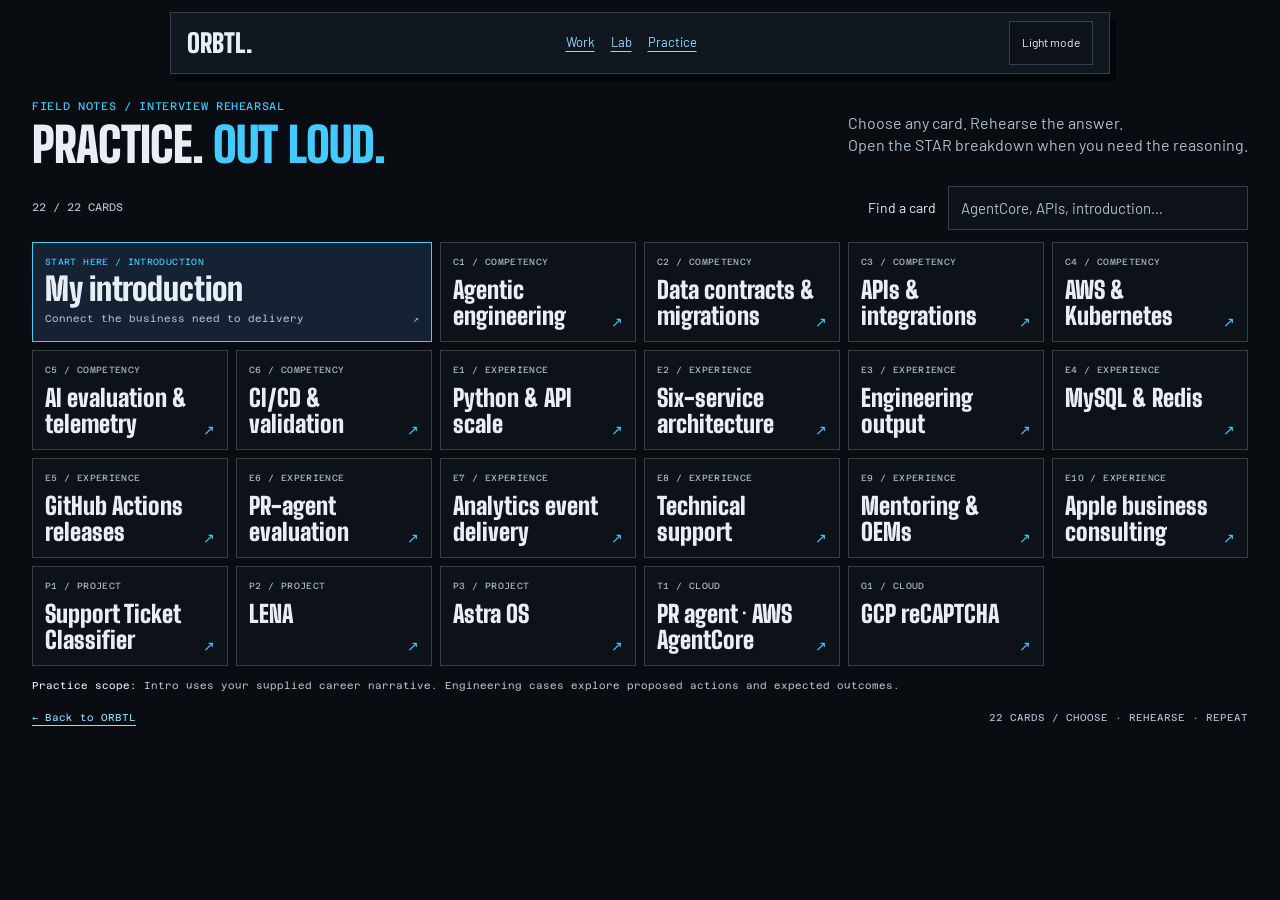
<file: practice/index.html>
<!DOCTYPE html><html lang="en" data-theme="dark" data-astro-cid-cbf7hq7v> <head><meta charset="utf-8"><meta name="viewport" content="width=device-width, initial-scale=1"><title>Engineering STAR Practice | ORBTL</title><meta name="description" content="Choose from 21 engineering STAR practice cards and a personal introduction. Spoken answers first, with detailed design reasoning, validation, and tradeoffs."><link rel="canonical" href="https://justjammin.github.io/practice/"><link rel="icon" href="/assets/favicon.svg"><meta name="theme-color" content="#090d12"><script>
    document.documentElement.classList.add('js');
    try { if (localStorage.getItem('orbtl-star-theme') === 'light') document.documentElement.dataset.theme = 'light'; } catch {}
  </script><style>@font-face{font-family:Barlow;font-style:normal;font-display:swap;font-weight:400;src:url(/_astro/barlow-vietnamese-400-normal.Dpl4UHAZ.woff2) format("woff2"),url(/_astro/barlow-vietnamese-400-normal.BFeobeCK.woff) format("woff");unicode-range:U+0102-0103,U+0110-0111,U+0128-0129,U+0168-0169,U+01A0-01A1,U+01AF-01B0,U+0300-0301,U+0303-0304,U+0308-0309,U+0323,U+0329,U+1EA0-1EF9,U+20AB}@font-face{font-family:Barlow;font-style:normal;font-display:swap;font-weight:400;src:url(/_astro/barlow-latin-ext-400-normal.HxX4XjxC.woff2) format("woff2"),url(/_astro/barlow-latin-ext-400-normal.CvBsJvxq.woff) format("woff");unicode-range:U+0100-02BA,U+02BD-02C5,U+02C7-02CC,U+02CE-02D7,U+02DD-02FF,U+0304,U+0308,U+0329,U+1D00-1DBF,U+1E00-1E9F,U+1EF2-1EFF,U+2020,U+20A0-20AB,U+20AD-20C0,U+2113,U+2C60-2C7F,U+A720-A7FF}@font-face{font-family:Barlow;font-style:normal;font-display:swap;font-weight:400;src:url(/_astro/barlow-latin-400-normal.qiz4-Cze.woff2) format("woff2"),url(/_astro/barlow-latin-400-normal.fsAxiSwU.woff) format("woff");unicode-range:U+0000-00FF,U+0131,U+0152-0153,U+02BB-02BC,U+02C6,U+02DA,U+02DC,U+0304,U+0308,U+0329,U+2000-206F,U+20AC,U+2122,U+2191,U+2193,U+2212,U+2215,U+FEFF,U+FFFD}@font-face{font-family:Barlow;font-style:normal;font-display:swap;font-weight:600;src:url(/_astro/barlow-vietnamese-600-normal.DcjprdFV.woff2) format("woff2"),url(/_astro/barlow-vietnamese-600-normal.CA_GiK2e.woff) format("woff");unicode-range:U+0102-0103,U+0110-0111,U+0128-0129,U+0168-0169,U+01A0-01A1,U+01AF-01B0,U+0300-0301,U+0303-0304,U+0308-0309,U+0323,U+0329,U+1EA0-1EF9,U+20AB}@font-face{font-family:Barlow;font-style:normal;font-display:swap;font-weight:600;src:url(/_astro/barlow-latin-ext-600-normal.B8NK_A3D.woff2) format("woff2"),url(/_astro/barlow-latin-ext-600-normal.DMVRjfRT.woff) format("woff");unicode-range:U+0100-02BA,U+02BD-02C5,U+02C7-02CC,U+02CE-02D7,U+02DD-02FF,U+0304,U+0308,U+0329,U+1D00-1DBF,U+1E00-1E9F,U+1EF2-1EFF,U+2020,U+20A0-20AB,U+20AD-20C0,U+2113,U+2C60-2C7F,U+A720-A7FF}@font-face{font-family:Barlow;font-style:normal;font-display:swap;font-weight:600;src:url(/_astro/barlow-latin-600-normal.DILqtrty.woff2) format("woff2"),url(/_astro/barlow-latin-600-normal.CNwfPWQD.woff) format("woff");unicode-range:U+0000-00FF,U+0131,U+0152-0153,U+02BB-02BC,U+02C6,U+02DA,U+02DC,U+0304,U+0308,U+0329,U+2000-206F,U+20AC,U+2122,U+2191,U+2193,U+2212,U+2215,U+FEFF,U+FFFD}@font-face{font-family:Azeret Mono;font-style:normal;font-display:swap;font-weight:400;src:url(/_astro/azeret-mono-latin-ext-400-normal.CwvinM0p.woff2) format("woff2"),url(/_astro/azeret-mono-latin-ext-400-normal.Wsi1uLNw.woff) format("woff");unicode-range:U+0100-02BA,U+02BD-02C5,U+02C7-02CC,U+02CE-02D7,U+02DD-02FF,U+0304,U+0308,U+0329,U+1D00-1DBF,U+1E00-1E9F,U+1EF2-1EFF,U+2020,U+20A0-20AB,U+20AD-20C0,U+2113,U+2C60-2C7F,U+A720-A7FF}@font-face{font-family:Azeret Mono;font-style:normal;font-display:swap;font-weight:400;src:url(/_astro/azeret-mono-latin-400-normal.BqmUdsta.woff2) format("woff2"),url(/_astro/azeret-mono-latin-400-normal.BRS1Zqm5.woff) format("woff");unicode-range:U+0000-00FF,U+0131,U+0152-0153,U+02BB-02BC,U+02C6,U+02DA,U+02DC,U+0304,U+0308,U+0329,U+2000-206F,U+20AC,U+2122,U+2191,U+2193,U+2212,U+2215,U+FEFF,U+FFFD}
@font-face{font-family:Big Shoulders Display;font-style:normal;font-display:swap;font-weight:900;src:url(/_astro/big-shoulders-display-vietnamese-900-normal.B_uE6zXf.woff2) format("woff2"),url(/_astro/big-shoulders-display-vietnamese-900-normal.BKSkdzuv.woff) format("woff");unicode-range:U+0102-0103,U+0110-0111,U+0128-0129,U+0168-0169,U+01A0-01A1,U+01AF-01B0,U+0300-0301,U+0303-0304,U+0308-0309,U+0323,U+0329,U+1EA0-1EF9,U+20AB}@font-face{font-family:Big Shoulders Display;font-style:normal;font-display:swap;font-weight:900;src:url(/_astro/big-shoulders-display-latin-ext-900-normal.HMld4L9H.woff2) format("woff2"),url(/_astro/big-shoulders-display-latin-ext-900-normal.DkuviPcI.woff) format("woff");unicode-range:U+0100-02BA,U+02BD-02C5,U+02C7-02CC,U+02CE-02D7,U+02DD-02FF,U+0304,U+0308,U+0329,U+1D00-1DBF,U+1E00-1E9F,U+1EF2-1EFF,U+2020,U+20A0-20AB,U+20AD-20C0,U+2113,U+2C60-2C7F,U+A720-A7FF}@font-face{font-family:Big Shoulders Display;font-style:normal;font-display:swap;font-weight:900;src:url(/_astro/big-shoulders-display-latin-900-normal.CW8trzgu.woff2) format("woff2"),url(/_astro/big-shoulders-display-latin-900-normal.DMT-1gsg.woff) format("woff");unicode-range:U+0000-00FF,U+0131,U+0152-0153,U+02BB-02BC,U+02C6,U+02DA,U+02DC,U+0304,U+0308,U+0329,U+2000-206F,U+20AC,U+2122,U+2191,U+2193,U+2212,U+2215,U+FEFF,U+FFFD}
</style>
<link rel="stylesheet" href="/_astro/practice.Brz4wNGX.css"></head> <body data-astro-cid-cbf7hq7v> <a class="skip" href="#practice-grid" data-astro-cid-cbf7hq7v>Skip to practice cards</a> <header class="topnav" data-astro-cid-cbf7hq7v> <a class="brand" href="/" aria-label="ORBTL home" data-astro-cid-cbf7hq7v>ORBTL.</a> <nav aria-label="Portfolio" data-astro-cid-cbf7hq7v><a href="/#work" data-astro-cid-cbf7hq7v>Work</a><a href="/#lab" data-astro-cid-cbf7hq7v>Lab</a><a href="/practice/" aria-current="page" data-astro-cid-cbf7hq7v>Practice</a></nav> <button id="theme-toggle" type="button" hidden data-astro-cid-cbf7hq7v>Light mode</button> </header> <main data-astro-cid-cbf7hq7v> <section class="hero" aria-labelledby="page-title" data-astro-cid-cbf7hq7v> <div data-astro-cid-cbf7hq7v><p class="eyebrow" data-astro-cid-cbf7hq7v>FIELD NOTES / INTERVIEW REHEARSAL</p><h1 id="page-title" data-astro-cid-cbf7hq7v>PRACTICE. <span data-astro-cid-cbf7hq7v>OUT LOUD.</span></h1></div> <p data-astro-cid-cbf7hq7v>Choose any card. Rehearse the answer.<br data-astro-cid-cbf7hq7v>Open the STAR breakdown when you need the reasoning.</p> </section> <div class="overview-tools" data-astro-cid-cbf7hq7v> <span class="mono" id="match-count" data-astro-cid-cbf7hq7v>22 / 22 CARDS</span> <div class="search" data-astro-cid-cbf7hq7v><label for="case-search" data-astro-cid-cbf7hq7v>Find a card</label><input id="case-search" type="search" placeholder="AgentCore, APIs, introduction…" autocomplete="off" data-astro-cid-cbf7hq7v></div> </div> <p id="no-matches" class="muted" hidden data-astro-cid-cbf7hq7v>No matching cards. Try another term or clear the search.</p> <nav class="tile-grid" id="practice-grid" aria-label="Choose a practice card" data-astro-cid-cbf7hq7v> <a class="practice-tile intro-tile" href="#intro" data-case="intro" data-search="introduction intro tell me about yourself apple cars.com toyota business customer i’m a software engineer ii at cars.com, with more than eight years across software and solutions engineering. what i bring to a team is the ability to connect a customer’s business problem to a technical solution and carry that work through delivery. that perspective started at apple, where i was a business specialist consulting with more than 100 local businesses on technology adoption and implementation. i think about technology through the customer’s eyes: what they’re trying to accomplish, what will make the solution useful, and why it’s worth their investment. my business degree gives me another way to connect those conversations to engineering decisions. at cars.com, i moved from solutions engineering into software engineering. i’ve owned customer integrations, including a toyota leads delivery integration, and built infrastructure for client-facing applications with 99.9% uptime. i also helped cut infrastructure costs by 25% across different systems. that’s the combination i’d bring to your team: i can talk through the business need with a client, explain the technical tradeoffs, and build the system behind the commitment. i’m interested in engineering roles where that connection to the customer matters, because that’s where my experience can do the most for your business." data-astro-cid-cbf7hq7v><span class="tile-label" data-astro-cid-cbf7hq7v>START HERE / INTRODUCTION</span><h2 data-astro-cid-cbf7hq7v>My introduction</h2><span class="tile-hint" data-astro-cid-cbf7hq7v>Connect the business need to delivery <span aria-hidden="true" data-astro-cid-cbf7hq7v>↗</span></span></a> <a class="practice-tile" href="#C1" data-case="C1" data-search="c1 agentic engineering core competencies optimistic concurrency control for parallel coding agents. “i would treat parallel agent output like concurrent transactions: isolate the work, detect conflicts, and validate the combined result before accepting it.” multiple agent tasks can overlap in files or depend on code that changes while they work. i would give each task an isolated worktree, a base commit, permitted write paths, acceptance checks, and an explicit dependency list. i would schedule independent tasks concurrently and serialize work whose interfaces or write sets overlap. at integration, i would compare the task's base and changed files with the current branch. a stale dependency would trigger revalidation or rework rather than a blind merge. i would run checks on the combined branch and retain human approval for externally visible changes. a path allowlist would be paired with process isolation; it is not a security boundary by itself." data-astro-cid-cbf7hq7v><span class="tile-label" data-astro-cid-cbf7hq7v>C1 / COMPETENCY</span><h2 data-astro-cid-cbf7hq7v>Agentic engineering</h2><span class="tile-arrow" aria-hidden="true" data-astro-cid-cbf7hq7v>↗</span></a><a class="practice-tile" href="#C2" data-case="C2" data-search="c2 data contracts and migration design core competencies transactional outbox with idempotent consumers. i would save the business change and an outbox event in the same transaction, then publish with bounded retries. because delivery can repeat, i would protect consumer effects with stable event ids and idempotency. i would prove recovery with crash tests and reconcile the database against downstream effects. a lead can be saved successfully while its downstream notification fails. i would write the lead and an outbox event in the same database transaction. a dispatcher would claim committed events, publish them with bounded retries, and mark confirmed delivery. a crash could cause a repeat, so each event would keep a stable id. where i control the consumer, i would record that id and apply its database effects atomically. external side effects would need their own idempotency support or reconciliation. i would compare legacy and new outputs in shadow mode before moving traffic by tenant or cohort." data-astro-cid-cbf7hq7v><span class="tile-label" data-astro-cid-cbf7hq7v>C2 / COMPETENCY</span><h2 data-astro-cid-cbf7hq7v>Data contracts &amp; migrations</h2><span class="tile-arrow" aria-hidden="true" data-astro-cid-cbf7hq7v>↗</span></a><a class="practice-tile" href="#C3" data-case="C3" data-search="c3 apis and integration patterns core competencies an anti-corruption layer with contract tests and recorded-response replay. i would keep the partner schema behind an adapter and give our domain a stable internal contract. sanitized replay fixtures would let us test timeouts, rejections, and schema changes locally. i would still require sandbox and partner acceptance checks, because a passing mock does not prove vendor compatibility. an oem integration has changing schemas, authorization behavior, and an external testing schedule. i would define a stable internal lead contract and map partner-specific fields and errors through a dedicated adapter. i would capture sanitized, approved request-response examples and replay success, rejection, timeout, and schema-change cases locally. for providers we control, i would verify consumer-driven contracts in provider ci. for an external oem, i would use specification checks and sandbox probes without pretending a local mock proves vendor compatibility. i would track technical readiness separately from partner acceptance readiness and flag changes that invalidate previously approved examples." data-astro-cid-cbf7hq7v><span class="tile-label" data-astro-cid-cbf7hq7v>C3 / COMPETENCY</span><h2 data-astro-cid-cbf7hq7v>APIs &amp; integrations</h2><span class="tile-arrow" aria-hidden="true" data-astro-cid-cbf7hq7v>↗</span></a><a class="practice-tile" href="#C4" data-case="C4" data-search="c4 aws and kubernetes core competencies capacity engineering using service objectives and workload-specific autoscaling. i would load-test the real request mix, identify the bottleneck, and scale against a metric that represents it. i would test readiness, draining, and node failure, then cap scaling at downstream capacity. the goal would be a measured demand envelope with known latency and cost, rather than unlimited replicas. traffic bursts can overwhelm application capacity even when monthly volume looks manageable. i would load-test realistic request mixes and measure throughput, tail latency, connection saturation, and database pressure. i would use those measurements to set resource requests and safe per-pod concurrency. hpa could scale on cpu or a suitable custom metric; queue age is relevant only for queued workloads. i would configure readiness, graceful draining, and disruption budgets for voluntary evictions, then test node loss separately. i would cap scaling where downstream capacity becomes the bottleneck and apply admission control rather than multiplying pressure on the database." data-astro-cid-cbf7hq7v><span class="tile-label" data-astro-cid-cbf7hq7v>C4 / COMPETENCY</span><h2 data-astro-cid-cbf7hq7v>AWS &amp; Kubernetes</h2><span class="tile-arrow" aria-hidden="true" data-astro-cid-cbf7hq7v>↗</span></a><a class="practice-tile" href="#C5" data-case="C5" data-search="c5 ai evaluation and telemetry core competencies paired experiments with uncertainty estimates and an explicit abstain decision. “i would make uncertainty a first-class output: improve, regress, or not enough evidence.” model output varies, and a small benchmark can make a lucky run look like improvement. i would finish human verification, judge calibration, and baseline creation before accepting full evaluation results. i would freeze a development benchmark and reserve unseen cases for later confirmation. candidate and baseline would review identical inputs under comparable settings. i would compare per-pr outcomes and resample whole prs when estimating uncertainty, keeping multiple findings from the same pr together. i would predefine promotion criteria across defect recall, clean-pr false alarms, latency, and cost. an inconclusive comparison would remain inconclusive, with more cases collected as needed." data-astro-cid-cbf7hq7v><span class="tile-label" data-astro-cid-cbf7hq7v>C5 / COMPETENCY</span><h2 data-astro-cid-cbf7hq7v>AI evaluation &amp; telemetry</h2><span class="tile-arrow" aria-hidden="true" data-astro-cid-cbf7hq7v>↗</span></a><a class="practice-tile" href="#C6" data-case="C6" data-search="c6 ci/cd and production validation core competencies progressive delivery with automated analysis and compatible database changes. i would release to a small cohort, compare it against explicit error and latency gates, and stop or roll back when those gates fail. database changes would stay compatible across both versions. i would test the recovery path before rollout, because rolling back code alone cannot undo an incompatible data change. passing tests does not establish that a release behaves safely under production traffic and data. i would deploy one tested image to staging and then a limited production cohort. i would compare cohort errors, latency, and domain outcomes with a concurrent control, using minimum observation and sample requirements. i would pause or roll back when analysis detects a material regression, and stop promotion when evidence is incomplete. i would separate additive schema changes, compatible application deployment, backfill, and eventual removal of old fields. code rollback would not be treated as automatic reversal of data writes." data-astro-cid-cbf7hq7v><span class="tile-label" data-astro-cid-cbf7hq7v>C6 / COMPETENCY</span><h2 data-astro-cid-cbf7hq7v>CI/CD &amp; validation</h2><span class="tile-arrow" aria-hidden="true" data-astro-cid-cbf7hq7v>↗</span></a><a class="practice-tile" href="#E1" data-case="E1" data-search="e1 python services and api scale experience bullets bulkheads, end-to-end deadlines, and retry budgets. i would give each downstream dependency its own concurrency limit and keep the entire request inside one deadline. retries would share a budget rather than multiply across layers. i would inject slow dependencies under load and check whether useful throughput and tail latency stay bounded during partial failure. python and php services call dependencies that can become slow or intermittently unavailable. i would allocate an overall request deadline and smaller connection and response budgets to downstream calls. i would reuse http connections and bound concurrent calls per dependency, with limits coordinated across replicas and downstream capacity. i would retry only appropriate transient failures within a shared budget, adding backoff and jitter. writes would require idempotency support or explicit reconciliation. i would expose saturation and rejected-work metrics and test cancellation to ensure timed-out requests release resources." data-astro-cid-cbf7hq7v><span class="tile-label" data-astro-cid-cbf7hq7v>E1 / EXPERIENCE</span><h2 data-astro-cid-cbf7hq7v>Python &amp; API scale</h2><span class="tile-arrow" aria-hidden="true" data-astro-cid-cbf7hq7v>↗</span></a><a class="practice-tile" href="#E2" data-case="E2" data-search="e2 six-service architecture proposal experience bullets executable architecture through state-machine and property-based testing. before building all six services, i would model the workflow as a state machine and test its invariants. generated event sequences would exercise duplicates, reordering, timeouts, and recovery. that would let me challenge the proposed boundaries early and check that failures do not create impossible business states. a migration document describes retries, persistence, and cutover, but unusual event orderings can invalidate those promises. i would model states such as accepted, persisted, pending delivery, delivered, and recovery required. i would define invariants: uncommitted submissions never publish; accepted durable work remains recoverable; duplicate delivery does not repeat protected effects. i would generate sequences of crashes, retries, duplicate messages, and out-of-order completions, including minimized counterexamples when an invariant fails. i would connect the model to an implementation test environment and add consumer/provider compatibility checks at service boundaries." data-astro-cid-cbf7hq7v><span class="tile-label" data-astro-cid-cbf7hq7v>E2 / EXPERIENCE</span><h2 data-astro-cid-cbf7hq7v>Six-service architecture</h2><span class="tile-arrow" aria-hidden="true" data-astro-cid-cbf7hq7v>↗</span></a><a class="practice-tile" href="#E3" data-case="E3" data-search="e3 increasing useful engineering output experience bullets instrument the delivery value stream and run a controlled workflow comparison. “i would optimize the time to an accepted outcome, including review and rework, instead of using pr count alone.” agent-assisted workflows may increase pr volume while also changing task size, project mix, and review burden. i would record task start, implementation completion, review wait, acceptance, and rework, separating work and personal repositories. i would compare similar task classes and, where practical, randomly assign comparable tasks to workflow variants while documenting learning and carryover effects. i would limit work in progress when review queues grow, instead of launching more implementation agents. i would examine cycle time alongside accepted task outcomes, defect escapes, human review time, and model cost." data-astro-cid-cbf7hq7v><span class="tile-label" data-astro-cid-cbf7hq7v>E3 / EXPERIENCE</span><h2 data-astro-cid-cbf7hq7v>Engineering output</h2><span class="tile-arrow" aria-hidden="true" data-astro-cid-cbf7hq7v>↗</span></a><a class="practice-tile" href="#E4" data-case="E4" data-search="e4 mysql performance and redis caching experience bullets query-plan optimization followed by stampede-resistant cache-aside. i would inspect query plans and fix the expensive database work before adding a cache. for reads that can tolerate staleness, i would use cache-aside with expiry jitter and request coalescing to prevent a stampede. i would validate cold-cache behavior, database pressure, and freshness as well as response time. slow orm-driven queries increase database load across multiple application pods. i would group slow queries by shape, identify n+1 access, and inspect actual plans and row counts using a supported `explain analyze` on safe representative reads. i would test query rewrites and composite indexes against actual predicates, joins, and ordering, including their write and storage costs. for suitable read paths, i would add shared redis cache entries with versioned keys, bounded lifetimes, and single-flight regeneration with lock expiry. i would define invalidation and version checks to prevent a stale read from repopulating invalidated data. i would bypass caching where freshness is essential." data-astro-cid-cbf7hq7v><span class="tile-label" data-astro-cid-cbf7hq7v>E4 / EXPERIENCE</span><h2 data-astro-cid-cbf7hq7v>MySQL &amp; Redis</h2><span class="tile-arrow" aria-hidden="true" data-astro-cid-cbf7hq7v>↗</span></a><a class="practice-tile" href="#E5" data-case="E5" data-search="e5 automated releases with github actions experience bullets build once, promote by image digest, and use federated deployment identity. i would build an image once and promote the same digest through each environment. github actions would use short-lived federated credentials with limited deployment permissions. i would verify the running artifact against the approved digest and test rollback, so each release has a traceable identity and a recovery path. rebuilding for each environment can produce different artifacts, while manual steps make release state difficult to reproduce. i would build and test a container once, record its digest, and attach the commit and check results to a release record. i would promote that digest through staging and production, keeping environment-specific configuration separate and versioned. i would use github actions oidc to assume an aws deployment role with repository, branch or environment restrictions, rather than storing a persistent aws access key. i would serialize production promotions, verify the deployed digest and configuration, and retain a known compatible release for rollback." data-astro-cid-cbf7hq7v><span class="tile-label" data-astro-cid-cbf7hq7v>E5 / EXPERIENCE</span><h2 data-astro-cid-cbf7hq7v>GitHub Actions releases</h2><span class="tile-arrow" aria-hidden="true" data-astro-cid-cbf7hq7v>↗</span></a><a class="practice-tile" href="#E6" data-case="E6" data-search="e6 pr-agent evaluation bench experience bullets mutation testing and negative controls for the evaluator itself. “before trusting the reviewer's score, i would prove the evaluator fails obviously wrong reviewers and recognizes verified correct findings.” a weak judge or line matcher can give misleading scores even when the review agent runs correctly. i would maintain human-verified finding pairs that include subtle same-file, same-line disagreements and genuine matches. i would feed the evaluator controlled variants: an empty reviewer, known-correct findings, unrelated findings, duplicate reports, and deliberately mislocated reports. i would verify that each variant changes the intended metric, including duplicate and invalid-output penalties where defined. i would separate grader tuning from held-out agreement checks and version the judge, annotations, matching policy, and benchmark together." data-astro-cid-cbf7hq7v><span class="tile-label" data-astro-cid-cbf7hq7v>E6 / EXPERIENCE</span><h2 data-astro-cid-cbf7hq7v>PR-agent evaluation</h2><span class="tile-arrow" aria-hidden="true" data-astro-cid-cbf7hq7v>↗</span></a><a class="practice-tile" href="#E7" data-case="E7" data-search="e7 analytics event delivery experience bullets versioned event contracts, idempotent ingestion, and end-to-end reconciliation. “i would measure whether the right unique events arrived on time, rather than treating a healthy event count as proof that nothing was lost.” events cross organizational boundaries and can be duplicated, delayed, dropped, or interpreted differently. i would define an event id, schema version, event time, ingestion time, and correlation id, with explicit rules for which lead states emit events. i would validate schemas at publication and ingestion and quarantine incompatible events with a recovery path. i would deduplicate by the event's stable id and handle late arrivals through documented processing windows and reconciliation. i would compare eligible source records with unique ingested events and investigate mismatches using correlation ids, without logging unnecessary customer data." data-astro-cid-cbf7hq7v><span class="tile-label" data-astro-cid-cbf7hq7v>E7 / EXPERIENCE</span><h2 data-astro-cid-cbf7hq7v>Analytics event delivery</h2><span class="tile-arrow" aria-hidden="true" data-astro-cid-cbf7hq7v>↗</span></a><a class="practice-tile" href="#E8" data-case="E8" data-search="e8 complex technical support experience bullets hypothesis-driven diagnosis with evidence-ranked next steps. “i would choose each diagnostic step for the competing explanations it can eliminate, then preserve that reasoning for the next case.” similar symptoms can originate in browser behavior, authorization, inventory data, partner integration, or backend delivery. i would classify the symptom and enumerate plausible failure domains in a fault tree. i would gather correlated request ids, timestamps, error classes, recent changes, and integration state using read-only diagnostics. i would select a discriminating test, such as comparing browser submission success with backend receipt, and update the hypothesis list after each observation. i would record the confirmed cause and reusable diagnostic path, and use an escalation rule when permissions or customer impact exceed support's scope." data-astro-cid-cbf7hq7v><span class="tile-label" data-astro-cid-cbf7hq7v>E8 / EXPERIENCE</span><h2 data-astro-cid-cbf7hq7v>Technical support</h2><span class="tile-arrow" aria-hidden="true" data-astro-cid-cbf7hq7v>↗</span></a><a class="practice-tile" href="#E9" data-case="E9" data-search="e9 oem knowledge sharing and mentoring experience bullets executable runbooks and scenario-based competency checks. “i would make the runbook executable and let teammates demonstrate the workflow in a safe environment before relying on it in production.” specialized oem workflows can become concentrated in a small number of experienced people. i would version the workflow documentation beside sanitized examples and a sandbox or simulator. i would connect common runbook checks to read-only diagnostic commands and validate them when relevant interfaces change. i would introduce scenarios containing expired credentials, changed schemas, and duplicate submissions, then have the learner explain their diagnosis. i would use teach-back and progressively reduced supervision, with explicit criteria for independent work and escalation." data-astro-cid-cbf7hq7v><span class="tile-label" data-astro-cid-cbf7hq7v>E9 / EXPERIENCE</span><h2 data-astro-cid-cbf7hq7v>Mentoring &amp; OEMs</h2><span class="tile-arrow" aria-hidden="true" data-astro-cid-cbf7hq7v>↗</span></a><a class="practice-tile" href="#E10" data-case="E10" data-search="e10 apple business consulting and training experience bullets structured trade studies and staged adoption pilots. “i would translate the business need into testable adoption criteria and use a small pilot to verify the recommendation.” business customers have different operating constraints, and a technically capable product can still be a poor fit. i would map the customer's workflow, required capabilities, compatibility constraints, support needs, and total ownership costs. i would agree on weighted decision criteria with the customer and record assumptions behind the recommendation. i would propose a limited pilot with representative tasks and clear success and exit criteria before broader adoption. i would tailor training to those tasks and use teach-back to confirm that the customer can complete them without assistance." data-astro-cid-cbf7hq7v><span class="tile-label" data-astro-cid-cbf7hq7v>E10 / EXPERIENCE</span><h2 data-astro-cid-cbf7hq7v>Apple business consulting</h2><span class="tile-arrow" aria-hidden="true" data-astro-cid-cbf7hq7v>↗</span></a><a class="practice-tile" href="#P1" data-case="P1" data-search="p1 support ticket queue classifier projects calibrated selective prediction with cost-sensitive routing. i would calibrate confidence on held-out data and set an automation threshold around the cost of a wrong route. uncertain tickets would go to human review. i would compare coverage, error cost, and review effort on unseen cases, rather than treating high overall accuracy as proof that every class is safe to automate. automatically routing every prediction can create avoidable mistakes, especially for ambiguous or unfamiliar questions. i would calibrate confidence on a dedicated partition and inspect reliability across intent groups, rather than treating raw scores as probabilities. i would define a cost model for incorrect routing versus human review and choose thresholds on a separate policy-tuning partition. i would evaluate accepted-case error against coverage and retain human review for low-confidence or suspicious inputs. i would freeze the policy before held-out evaluation and monitor drift, accepting that confidence alone cannot reliably detect every unfamiliar input." data-astro-cid-cbf7hq7v><span class="tile-label" data-astro-cid-cbf7hq7v>P1 / PROJECT</span><h2 data-astro-cid-cbf7hq7v>Support Ticket Classifier</h2><span class="tile-arrow" aria-hidden="true" data-astro-cid-cbf7hq7v>↗</span></a><a class="practice-tile" href="#P2" data-case="P2" data-search="p2 lena projects durable workflow recovery with idempotent tool operations. i would checkpoint the workflow and give tool operations stable idempotency keys. after a crash, i would reconcile uncertain outcomes before retrying a side effect. i would test recovery around the point where an external action succeeds but its acknowledgement is lost, because replaying the workflow must not duplicate that action. an interrupted agent session may restart after a tool already changed an external system. i would persist workflow state and separate deterministic orchestration from model calls and external actions. i would assign stable operation ids to side-effecting tools and persist their request and completion state. where a tool supports idempotency, retries would reuse the same operation id. otherwise, recovery would reconcile the external state or ask for review before repeating the action. i would checkpoint at defined boundaries and keep the external result or artifact reference needed to resume." data-astro-cid-cbf7hq7v><span class="tile-label" data-astro-cid-cbf7hq7v>P2 / PROJECT</span><h2 data-astro-cid-cbf7hq7v>LENA</h2><span class="tile-arrow" aria-hidden="true" data-astro-cid-cbf7hq7v>↗</span></a><a class="practice-tile" href="#P3" data-case="P3" data-search="p3 astra os projects differential and model-based testing of the scheduler. i would define a small reference scheduler and compare its observable behavior with both execution paths. generated task graphs would exercise dependency ordering, failure, cancellation, and resume. i would compare valid outcomes and invariants rather than requiring one exact schedule when several concurrent orders are correct. different execution runtimes may interpret dependencies, failures, and retries differently even when ordinary examples pass. i would define invariants: a task starts only after required predecessors succeed; concurrency stays bounded; blocked descendants do not run; retries stay within policy. i would generate small dags with varied durations, failures, and retry outcomes and run them through both implementations. i would compare normalized event traces by allowed partial ordering, rather than requiring identical timing between independent tasks. i would inject prohibited writes and missing approvals and confirm the integration gate rejects the artifacts. safe recovery would occur in an isolated workspace." data-astro-cid-cbf7hq7v><span class="tile-label" data-astro-cid-cbf7hq7v>P3 / PROJECT</span><h2 data-astro-cid-cbf7hq7v>Astra OS</h2><span class="tile-arrow" aria-hidden="true" data-astro-cid-cbf7hq7v>↗</span></a><a class="practice-tile" href="#T1" data-case="T1" data-search="t1 production pr agent through aws agentcore agentcore deployment immutable release manifests and two-stage endpoint promotion. for an agentcore deployment, i would pin the reviewer artifact, configuration, model, and prompt in a release manifest. i would evaluate that candidate before promoting a controlled endpoint, then verify that production resolves to the approved version. the key is preventing the reviewer from changing between evaluation and rollout. the gist's reviewer separates model findings from deterministic publishing. a cloud deployment introduces runtime and provider configuration that can change independently. i would build an agentcore-compatible container and record its digest, commit, prompt hash, model configuration, tool schema, and evaluation dataset version in a release manifest. i would deploy a candidate runtime version to staging and test the actual hosted path, including credentials, timeouts, provider calls, and structured findings. i would complete calibration and baseline preparation before using evaluation results to approve that manifest. an openai configuration would require its own compatible, evaluated provider path; the gist documents claude on bedrock. a serialized release controller would promote an explicit production endpoint to the approved runtime version and retain the previous version for rollback. github publishing would stay outside the model's permissions." data-astro-cid-cbf7hq7v><span class="tile-label" data-astro-cid-cbf7hq7v>T1 / CLOUD</span><h2 data-astro-cid-cbf7hq7v>PR agent · AWS AgentCore</h2><span class="tile-arrow" aria-hidden="true" data-astro-cid-cbf7hq7v>↗</span></a><a class="practice-tile" href="#G1" data-case="G1" data-search="g1 gcp recaptcha enterprise gcp versioned configuration bundles with staged key rotation and contract probes. i would version the browser and server recaptcha settings as one coordinated configuration bundle. i would validate environment mappings, stage the rotation, and probe valid and invalid assessment flows. where overlap is supported, i would retain the previous path until the new one is verified, without weakening the agreed abuse policy. a key rotation can break forms if browser keys, server configuration, environment mapping, or allowed domains disagree. i would define an environment-specific bundle containing the site-key reference, project configuration, permitted domains, expected actions, and deployment version. actual secrets would remain in the secret store; the public site key is not itself a secret. i would validate settings before deployment, verify the new key in a controlled environment, and coordinate browser and server rollout. where the provider and application support overlap, i would retain the prior configuration until the new path is validated, then retire it deliberately. i would probe valid and invalid assessment flows and watch rejection rates and legitimate form completion without logging tokens or customer payloads." data-astro-cid-cbf7hq7v><span class="tile-label" data-astro-cid-cbf7hq7v>G1 / CLOUD</span><h2 data-astro-cid-cbf7hq7v>GCP reCAPTCHA</h2><span class="tile-arrow" aria-hidden="true" data-astro-cid-cbf7hq7v>↗</span></a> </nav> <p class="scope-note" data-astro-cid-cbf7hq7v><strong data-astro-cid-cbf7hq7v>Practice scope:</strong> Intro uses your supplied career narrative. Engineering cases explore proposed actions and expected outcomes.</p> <section class="case-library" id="case-library" aria-label="Practice answers" data-astro-cid-cbf7hq7v> <article class="practice-case introduction-case" id="intro" data-astro-cid-cbf7hq7v> <p class="eyebrow" data-astro-cid-cbf7hq7v>INTRODUCTION / TELL ME ABOUT YOURSELF</p><h2 id="title-intro" tabindex="-1" data-astro-cid-cbf7hq7v>My introduction</h2> <div class="spoken" data-astro-cid-cbf7hq7v><p class="label" data-astro-cid-cbf7hq7v>SAY IT OUT LOUD</p><p class="spoken-text" data-astro-cid-cbf7hq7v>I’m a Software Engineer II at Cars.com, with more than eight years across software and solutions engineering. What I bring to a team is the ability to connect a customer’s business problem to a technical solution and carry that work through delivery.</p><p class="spoken-text" data-astro-cid-cbf7hq7v>That perspective started at Apple, where I was a Business Specialist consulting with more than 100 local businesses on technology adoption and implementation. I think about technology through the customer’s eyes: what they’re trying to accomplish, what will make the solution useful, and why it’s worth their investment. My business degree gives me another way to connect those conversations to engineering decisions.</p><p class="spoken-text" data-astro-cid-cbf7hq7v>At Cars.com, I moved from solutions engineering into software engineering. I’ve owned customer integrations, including a Toyota leads delivery integration, and built infrastructure for client-facing applications with 99.9% uptime. I also helped cut infrastructure costs by 25% across different systems.</p><p class="spoken-text" data-astro-cid-cbf7hq7v>That’s the combination I’d bring to your team: I can talk through the business need with a client, explain the technical tradeoffs, and build the system behind the commitment. I’m interested in engineering roles where that connection to the customer matters, because that’s where my experience can do the most for your business.</p></div> <p class="rehearsal" data-astro-cid-cbf7hq7v><strong data-astro-cid-cbf7hq7v>Cost-savings follow-up — say it out loud:</strong> “We used trace sampling in Datadog as part of our infrastructure cost optimization. The overall reduction was 25% across total infrastructure spend, including Datadog.”</p> </article> <article class="practice-case" id="C1" data-astro-cid-cbf7hq7v> <p class="eyebrow" data-astro-cid-cbf7hq7v>C1 / Core competencies</p><h2 id="title-C1" tabindex="-1" data-astro-cid-cbf7hq7v>Agentic Engineering</h2> <div class="spoken" data-astro-cid-cbf7hq7v><p class="label" data-astro-cid-cbf7hq7v>SAY IT OUT LOUD <span class="spoken-scope" data-astro-cid-cbf7hq7v>/ HYPOTHETICAL APPROACH</span></p><p class="spoken-text" data-astro-cid-cbf7hq7v>I would treat parallel agent output like concurrent transactions: isolate the work, detect conflicts, and validate the combined result before accepting it.</p></div> <details class="full-star" data-astro-cid-cbf7hq7v><summary data-astro-cid-cbf7hq7v>Full STAR breakdown & technical notes</summary> <div class="technique" data-astro-cid-cbf7hq7v><p class="label" data-astro-cid-cbf7hq7v>ADVANCED TECHNIQUE</p><h3 data-astro-cid-cbf7hq7v>Optimistic concurrency control for parallel coding agents.</h3><p data-astro-cid-cbf7hq7v>Agents work independently, but their changes must still pass a controlled integration step.</p></div> <div class="star-block" data-astro-cid-cbf7hq7v><span class="letter" aria-hidden="true" data-astro-cid-cbf7hq7v>S</span><div data-astro-cid-cbf7hq7v><h3 data-astro-cid-cbf7hq7v>Situation</h3><p data-astro-cid-cbf7hq7v>Multiple agent tasks can overlap in files or depend on code that changes while they work.</p></div></div> <div class="star-block" data-astro-cid-cbf7hq7v><span class="letter" aria-hidden="true" data-astro-cid-cbf7hq7v>T</span><div data-astro-cid-cbf7hq7v><h3 data-astro-cid-cbf7hq7v>Task</h3><p data-astro-cid-cbf7hq7v>I would increase useful parallel execution while preventing stale work and conflicting edits from reaching the integration branch.</p></div></div> <div class="star-block" data-astro-cid-cbf7hq7v><span class="letter" aria-hidden="true" data-astro-cid-cbf7hq7v>A</span><div data-astro-cid-cbf7hq7v><h3 data-astro-cid-cbf7hq7v>Action <span class="qualifier" data-astro-cid-cbf7hq7v>/ proposed</span></h3><ol data-astro-cid-cbf7hq7v><li data-astro-cid-cbf7hq7v>I would give each task an isolated worktree, a base commit, permitted write paths, acceptance checks, and an explicit dependency list.</li><li data-astro-cid-cbf7hq7v>I would schedule independent tasks concurrently and serialize work whose interfaces or write sets overlap.</li><li data-astro-cid-cbf7hq7v>At integration, I would compare the task&#39;s base and changed files with the current branch. A stale dependency would trigger revalidation or rework rather than a blind merge.</li><li data-astro-cid-cbf7hq7v>I would run checks on the combined branch and retain human approval for externally visible changes. A path allowlist would be paired with process isolation; it is not a security boundary by itself.</li></ol></div></div> <div class="star-block" data-astro-cid-cbf7hq7v><span class="letter" aria-hidden="true" data-astro-cid-cbf7hq7v>R</span><div data-astro-cid-cbf7hq7v><h3 data-astro-cid-cbf7hq7v>Result <span class="qualifier" data-astro-cid-cbf7hq7v>/ expected</span></h3><p data-astro-cid-cbf7hq7v>More parallel work could integrate successfully without increasing rework or escaped defects.</p></div></div> <div class="checks" data-astro-cid-cbf7hq7v><section data-astro-cid-cbf7hq7v><p class="label" data-astro-cid-cbf7hq7v>HOW TO VALIDATE</p><p data-astro-cid-cbf7hq7v>Measure accepted changes per engineering hour, conflict frequency, rework, and post-merge failures across comparable tasks.</p></section><section data-astro-cid-cbf7hq7v><p class="label" data-astro-cid-cbf7hq7v>TRADEOFF</p><p data-astro-cid-cbf7hq7v>Isolation and integration checks add overhead. Small, tightly coupled changes may finish faster as one task.</p></section></div>  </details> <p class="rehearsal" data-astro-cid-cbf7hq7v>Rehearse the answer, defend the tradeoff, and name the evidence you would need.</p> </article><article class="practice-case" id="C2" data-astro-cid-cbf7hq7v> <p class="eyebrow" data-astro-cid-cbf7hq7v>C2 / Core competencies</p><h2 id="title-C2" tabindex="-1" data-astro-cid-cbf7hq7v>Data contracts and migration design</h2> <div class="spoken" data-astro-cid-cbf7hq7v><p class="label" data-astro-cid-cbf7hq7v>SAY IT OUT LOUD <span class="spoken-scope" data-astro-cid-cbf7hq7v>/ HYPOTHETICAL APPROACH</span></p><p class="spoken-text" data-astro-cid-cbf7hq7v>I would save the business change and an outbox event in the same transaction, then publish with bounded retries. Because delivery can repeat, I would protect consumer effects with stable event IDs and idempotency. I would prove recovery with crash tests and reconcile the database against downstream effects.</p></div> <details class="full-star" data-astro-cid-cbf7hq7v><summary data-astro-cid-cbf7hq7v>Full STAR breakdown & technical notes</summary> <div class="technique" data-astro-cid-cbf7hq7v><p class="label" data-astro-cid-cbf7hq7v>ADVANCED TECHNIQUE</p><h3 data-astro-cid-cbf7hq7v>Transactional outbox with idempotent consumers.</h3><p data-astro-cid-cbf7hq7v>The database records both the business change and the obligation to publish it.</p></div> <div class="star-block" data-astro-cid-cbf7hq7v><span class="letter" aria-hidden="true" data-astro-cid-cbf7hq7v>S</span><div data-astro-cid-cbf7hq7v><h3 data-astro-cid-cbf7hq7v>Situation</h3><p data-astro-cid-cbf7hq7v>A lead can be saved successfully while its downstream notification fails.</p></div></div> <div class="star-block" data-astro-cid-cbf7hq7v><span class="letter" aria-hidden="true" data-astro-cid-cbf7hq7v>T</span><div data-astro-cid-cbf7hq7v><h3 data-astro-cid-cbf7hq7v>Task</h3><p data-astro-cid-cbf7hq7v>I would close that failure gap during migration without claiming exactly-once transport.</p></div></div> <div class="star-block" data-astro-cid-cbf7hq7v><span class="letter" aria-hidden="true" data-astro-cid-cbf7hq7v>A</span><div data-astro-cid-cbf7hq7v><h3 data-astro-cid-cbf7hq7v>Action <span class="qualifier" data-astro-cid-cbf7hq7v>/ proposed</span></h3><ol data-astro-cid-cbf7hq7v><li data-astro-cid-cbf7hq7v>I would write the lead and an outbox event in the same database transaction.</li><li data-astro-cid-cbf7hq7v>A dispatcher would claim committed events, publish them with bounded retries, and mark confirmed delivery. A crash could cause a repeat, so each event would keep a stable ID.</li><li data-astro-cid-cbf7hq7v>Where I control the consumer, I would record that ID and apply its database effects atomically. External side effects would need their own idempotency support or reconciliation.</li><li data-astro-cid-cbf7hq7v>I would compare legacy and new outputs in shadow mode before moving traffic by tenant or cohort.</li></ol></div></div> <div class="star-block" data-astro-cid-cbf7hq7v><span class="letter" aria-hidden="true" data-astro-cid-cbf7hq7v>R</span><div data-astro-cid-cbf7hq7v><h3 data-astro-cid-cbf7hq7v>Result <span class="qualifier" data-astro-cid-cbf7hq7v>/ expected</span></h3><p data-astro-cid-cbf7hq7v>Committed leads would retain a durable publication obligation, and retries could recover delivery without repeating protected business effects.</p></div></div> <div class="checks" data-astro-cid-cbf7hq7v><section data-astro-cid-cbf7hq7v><p class="label" data-astro-cid-cbf7hq7v>HOW TO VALIDATE</p><p data-astro-cid-cbf7hq7v>Inject crashes before commit, after commit, and after publish but before acknowledgement. Reconcile persisted leads, outstanding events, and downstream effects.</p></section><section data-astro-cid-cbf7hq7v><p class="label" data-astro-cid-cbf7hq7v>TRADEOFF</p><p data-astro-cid-cbf7hq7v>Outbox retention, dispatcher operations, and eventual consistency add complexity. A durable dispatcher can initially use HTTP; a broker is optional.</p></section></div> <div class="references" data-astro-cid-cbf7hq7v><span class="label" data-astro-cid-cbf7hq7v>TECHNICAL REFERENCES</span><a href="https://docs.aws.amazon.com/prescriptive-guidance/latest/cloud-design-patterns/transactional-outbox.html" data-astro-cid-cbf7hq7v>AWS transactional outbox ↗</a></div> </details> <p class="rehearsal" data-astro-cid-cbf7hq7v>Rehearse the answer, defend the tradeoff, and name the evidence you would need.</p> </article><article class="practice-case" id="C3" data-astro-cid-cbf7hq7v> <p class="eyebrow" data-astro-cid-cbf7hq7v>C3 / Core competencies</p><h2 id="title-C3" tabindex="-1" data-astro-cid-cbf7hq7v>APIs and integration patterns</h2> <div class="spoken" data-astro-cid-cbf7hq7v><p class="label" data-astro-cid-cbf7hq7v>SAY IT OUT LOUD <span class="spoken-scope" data-astro-cid-cbf7hq7v>/ HYPOTHETICAL APPROACH</span></p><p class="spoken-text" data-astro-cid-cbf7hq7v>I would keep the partner schema behind an adapter and give our domain a stable internal contract. Sanitized replay fixtures would let us test timeouts, rejections, and schema changes locally. I would still require sandbox and partner acceptance checks, because a passing mock does not prove vendor compatibility.</p></div> <details class="full-star" data-astro-cid-cbf7hq7v><summary data-astro-cid-cbf7hq7v>Full STAR breakdown & technical notes</summary> <div class="technique" data-astro-cid-cbf7hq7v><p class="label" data-astro-cid-cbf7hq7v>ADVANCED TECHNIQUE</p><h3 data-astro-cid-cbf7hq7v>An anti-corruption layer with contract tests and recorded-response replay.</h3><p data-astro-cid-cbf7hq7v>A partner&#39;s schema stays behind an adapter instead of leaking through the domain model.</p></div> <div class="star-block" data-astro-cid-cbf7hq7v><span class="letter" aria-hidden="true" data-astro-cid-cbf7hq7v>S</span><div data-astro-cid-cbf7hq7v><h3 data-astro-cid-cbf7hq7v>Situation</h3><p data-astro-cid-cbf7hq7v>An OEM integration has changing schemas, authorization behavior, and an external testing schedule.</p></div></div> <div class="star-block" data-astro-cid-cbf7hq7v><span class="letter" aria-hidden="true" data-astro-cid-cbf7hq7v>T</span><div data-astro-cid-cbf7hq7v><h3 data-astro-cid-cbf7hq7v>Task</h3><p data-astro-cid-cbf7hq7v>I would keep internal development moving while making partner compatibility explicit.</p></div></div> <div class="star-block" data-astro-cid-cbf7hq7v><span class="letter" aria-hidden="true" data-astro-cid-cbf7hq7v>A</span><div data-astro-cid-cbf7hq7v><h3 data-astro-cid-cbf7hq7v>Action <span class="qualifier" data-astro-cid-cbf7hq7v>/ proposed</span></h3><ol data-astro-cid-cbf7hq7v><li data-astro-cid-cbf7hq7v>I would define a stable internal lead contract and map partner-specific fields and errors through a dedicated adapter.</li><li data-astro-cid-cbf7hq7v>I would capture sanitized, approved request-response examples and replay success, rejection, timeout, and schema-change cases locally.</li><li data-astro-cid-cbf7hq7v>For providers we control, I would verify consumer-driven contracts in provider CI. For an external OEM, I would use specification checks and sandbox probes without pretending a local mock proves vendor compatibility.</li><li data-astro-cid-cbf7hq7v>I would track technical readiness separately from partner acceptance readiness and flag changes that invalidate previously approved examples.</li></ol></div></div> <div class="star-block" data-astro-cid-cbf7hq7v><span class="letter" aria-hidden="true" data-astro-cid-cbf7hq7v>R</span><div data-astro-cid-cbf7hq7v><h3 data-astro-cid-cbf7hq7v>Result <span class="qualifier" data-astro-cid-cbf7hq7v>/ expected</span></h3><p data-astro-cid-cbf7hq7v>Schema changes could remain localized, and the team could identify whether a blocker belongs to our adapter, our assumptions, or the partner environment.</p></div></div> <div class="checks" data-astro-cid-cbf7hq7v><section data-astro-cid-cbf7hq7v><p class="label" data-astro-cid-cbf7hq7v>HOW TO VALIDATE</p><p data-astro-cid-cbf7hq7v>Run contract checks, replay fixtures, and partner acceptance tests; track compatibility defects and time spent blocked.</p></section><section data-astro-cid-cbf7hq7v><p class="label" data-astro-cid-cbf7hq7v>TRADEOFF</p><p data-astro-cid-cbf7hq7v>Fixtures drift. They need versioning and refresh against real partner behavior.</p></section></div> <div class="references" data-astro-cid-cbf7hq7v><span class="label" data-astro-cid-cbf7hq7v>TECHNICAL REFERENCES</span><a href="https://docs.pact.io/" data-astro-cid-cbf7hq7v>Pact contract testing ↗</a></div> </details> <p class="rehearsal" data-astro-cid-cbf7hq7v>Rehearse the answer, defend the tradeoff, and name the evidence you would need.</p> </article><article class="practice-case" id="C4" data-astro-cid-cbf7hq7v> <p class="eyebrow" data-astro-cid-cbf7hq7v>C4 / Core competencies</p><h2 id="title-C4" tabindex="-1" data-astro-cid-cbf7hq7v>AWS and Kubernetes</h2> <div class="spoken" data-astro-cid-cbf7hq7v><p class="label" data-astro-cid-cbf7hq7v>SAY IT OUT LOUD <span class="spoken-scope" data-astro-cid-cbf7hq7v>/ HYPOTHETICAL APPROACH</span></p><p class="spoken-text" data-astro-cid-cbf7hq7v>I would load-test the real request mix, identify the bottleneck, and scale against a metric that represents it. I would test readiness, draining, and node failure, then cap scaling at downstream capacity. The goal would be a measured demand envelope with known latency and cost, rather than unlimited replicas.</p></div> <details class="full-star" data-astro-cid-cbf7hq7v><summary data-astro-cid-cbf7hq7v>Full STAR breakdown & technical notes</summary> <div class="technique" data-astro-cid-cbf7hq7v><p class="label" data-astro-cid-cbf7hq7v>ADVANCED TECHNIQUE</p><h3 data-astro-cid-cbf7hq7v>Capacity engineering using service objectives and workload-specific autoscaling.</h3><p data-astro-cid-cbf7hq7v>Scale against the bottleneck you can actually relieve.</p></div> <div class="star-block" data-astro-cid-cbf7hq7v><span class="letter" aria-hidden="true" data-astro-cid-cbf7hq7v>S</span><div data-astro-cid-cbf7hq7v><h3 data-astro-cid-cbf7hq7v>Situation</h3><p data-astro-cid-cbf7hq7v>Traffic bursts can overwhelm application capacity even when monthly volume looks manageable.</p></div></div> <div class="star-block" data-astro-cid-cbf7hq7v><span class="letter" aria-hidden="true" data-astro-cid-cbf7hq7v>T</span><div data-astro-cid-cbf7hq7v><h3 data-astro-cid-cbf7hq7v>Task</h3><p data-astro-cid-cbf7hq7v>I would balance response-time and availability objectives against infrastructure cost.</p></div></div> <div class="star-block" data-astro-cid-cbf7hq7v><span class="letter" aria-hidden="true" data-astro-cid-cbf7hq7v>A</span><div data-astro-cid-cbf7hq7v><h3 data-astro-cid-cbf7hq7v>Action <span class="qualifier" data-astro-cid-cbf7hq7v>/ proposed</span></h3><ol data-astro-cid-cbf7hq7v><li data-astro-cid-cbf7hq7v>I would load-test realistic request mixes and measure throughput, tail latency, connection saturation, and database pressure.</li><li data-astro-cid-cbf7hq7v>I would use those measurements to set resource requests and safe per-pod concurrency. HPA could scale on CPU or a suitable custom metric; queue age is relevant only for queued workloads.</li><li data-astro-cid-cbf7hq7v>I would configure readiness, graceful draining, and disruption budgets for voluntary evictions, then test node loss separately.</li><li data-astro-cid-cbf7hq7v>I would cap scaling where downstream capacity becomes the bottleneck and apply admission control rather than multiplying pressure on the database.</li></ol></div></div> <div class="star-block" data-astro-cid-cbf7hq7v><span class="letter" aria-hidden="true" data-astro-cid-cbf7hq7v>R</span><div data-astro-cid-cbf7hq7v><h3 data-astro-cid-cbf7hq7v>Result <span class="qualifier" data-astro-cid-cbf7hq7v>/ expected</span></h3><p data-astro-cid-cbf7hq7v>The service could absorb its tested demand envelope at a known cost while containing overload beyond that envelope.</p></div></div> <div class="checks" data-astro-cid-cbf7hq7v><section data-astro-cid-cbf7hq7v><p class="label" data-astro-cid-cbf7hq7v>HOW TO VALIDATE</p><p data-astro-cid-cbf7hq7v>Exercise burst traffic, scale-out delay, draining, and node failure. Compare tail latency, availability, and cost per completed request.</p></section><section data-astro-cid-cbf7hq7v><p class="label" data-astro-cid-cbf7hq7v>TRADEOFF</p><p data-astro-cid-cbf7hq7v>Scaling cannot repair an inefficient query or unlimited fan-out. Disruption budgets do not guarantee protection from node failure.</p></section></div> <div class="references" data-astro-cid-cbf7hq7v><span class="label" data-astro-cid-cbf7hq7v>TECHNICAL REFERENCES</span><a href="https://kubernetes.io/docs/concepts/workloads/autoscaling/horizontal-pod-autoscale/" data-astro-cid-cbf7hq7v>Kubernetes HPA ↗</a><a href="https://kubernetes.io/docs/concepts/workloads/pods/disruptions/" data-astro-cid-cbf7hq7v>disruptions ↗</a></div> </details> <p class="rehearsal" data-astro-cid-cbf7hq7v>Rehearse the answer, defend the tradeoff, and name the evidence you would need.</p> </article><article class="practice-case" id="C5" data-astro-cid-cbf7hq7v> <p class="eyebrow" data-astro-cid-cbf7hq7v>C5 / Core competencies</p><h2 id="title-C5" tabindex="-1" data-astro-cid-cbf7hq7v>AI Evaluation and Telemetry</h2> <div class="spoken" data-astro-cid-cbf7hq7v><p class="label" data-astro-cid-cbf7hq7v>SAY IT OUT LOUD <span class="spoken-scope" data-astro-cid-cbf7hq7v>/ HYPOTHETICAL APPROACH</span></p><p class="spoken-text" data-astro-cid-cbf7hq7v>I would make uncertainty a first-class output: improve, regress, or not enough evidence.</p></div> <details class="full-star" data-astro-cid-cbf7hq7v><summary data-astro-cid-cbf7hq7v>Full STAR breakdown & technical notes</summary> <div class="technique" data-astro-cid-cbf7hq7v><p class="label" data-astro-cid-cbf7hq7v>ADVANCED TECHNIQUE</p><h3 data-astro-cid-cbf7hq7v>Paired experiments with uncertainty estimates and an explicit abstain decision.</h3><p data-astro-cid-cbf7hq7v>Compare candidate and baseline on the same cases, and allow “insufficient evidence.”</p></div> <div class="star-block" data-astro-cid-cbf7hq7v><span class="letter" aria-hidden="true" data-astro-cid-cbf7hq7v>S</span><div data-astro-cid-cbf7hq7v><h3 data-astro-cid-cbf7hq7v>Situation</h3><p data-astro-cid-cbf7hq7v>Model output varies, and a small benchmark can make a lucky run look like improvement.</p></div></div> <div class="star-block" data-astro-cid-cbf7hq7v><span class="letter" aria-hidden="true" data-astro-cid-cbf7hq7v>T</span><div data-astro-cid-cbf7hq7v><h3 data-astro-cid-cbf7hq7v>Task</h3><p data-astro-cid-cbf7hq7v>I would decide whether a reviewer change is useful without hiding false alarms or statistical uncertainty.</p></div></div> <div class="star-block" data-astro-cid-cbf7hq7v><span class="letter" aria-hidden="true" data-astro-cid-cbf7hq7v>A</span><div data-astro-cid-cbf7hq7v><h3 data-astro-cid-cbf7hq7v>Action <span class="qualifier" data-astro-cid-cbf7hq7v>/ proposed</span></h3><ol data-astro-cid-cbf7hq7v><li data-astro-cid-cbf7hq7v>I would finish human verification, judge calibration, and baseline creation before accepting full evaluation results.</li><li data-astro-cid-cbf7hq7v>I would freeze a development benchmark and reserve unseen cases for later confirmation. Candidate and baseline would review identical inputs under comparable settings.</li><li data-astro-cid-cbf7hq7v>I would compare per-PR outcomes and resample whole PRs when estimating uncertainty, keeping multiple findings from the same PR together.</li><li data-astro-cid-cbf7hq7v>I would predefine promotion criteria across defect recall, clean-PR false alarms, latency, and cost. An inconclusive comparison would remain inconclusive, with more cases collected as needed.</li></ol></div></div> <div class="star-block" data-astro-cid-cbf7hq7v><span class="letter" aria-hidden="true" data-astro-cid-cbf7hq7v>R</span><div data-astro-cid-cbf7hq7v><h3 data-astro-cid-cbf7hq7v>Result <span class="qualifier" data-astro-cid-cbf7hq7v>/ expected</span></h3><p data-astro-cid-cbf7hq7v>Promotion decisions could distinguish an observed gain from noise and expose quality-cost tradeoffs.</p></div></div> <div class="checks" data-astro-cid-cbf7hq7v><section data-astro-cid-cbf7hq7v><p class="label" data-astro-cid-cbf7hq7v>HOW TO VALIDATE</p><p data-astro-cid-cbf7hq7v>Check judge agreement on withheld human labels, benchmark leakage, subgroup outcomes, repeated-run variability, and uncertainty sensitivity.</p></section><section data-astro-cid-cbf7hq7v><p class="label" data-astro-cid-cbf7hq7v>TRADEOFF</p><p data-astro-cid-cbf7hq7v>A small sample still limits the conclusion. Bootstrap intervals and repeated runs cannot manufacture independent evidence.</p></section></div>  </details> <p class="rehearsal" data-astro-cid-cbf7hq7v>Rehearse the answer, defend the tradeoff, and name the evidence you would need.</p> </article><article class="practice-case" id="C6" data-astro-cid-cbf7hq7v> <p class="eyebrow" data-astro-cid-cbf7hq7v>C6 / Core competencies</p><h2 id="title-C6" tabindex="-1" data-astro-cid-cbf7hq7v>CI/CD and production validation</h2> <div class="spoken" data-astro-cid-cbf7hq7v><p class="label" data-astro-cid-cbf7hq7v>SAY IT OUT LOUD <span class="spoken-scope" data-astro-cid-cbf7hq7v>/ HYPOTHETICAL APPROACH</span></p><p class="spoken-text" data-astro-cid-cbf7hq7v>I would release to a small cohort, compare it against explicit error and latency gates, and stop or roll back when those gates fail. Database changes would stay compatible across both versions. I would test the recovery path before rollout, because rolling back code alone cannot undo an incompatible data change.</p></div> <details class="full-star" data-astro-cid-cbf7hq7v><summary data-astro-cid-cbf7hq7v>Full STAR breakdown & technical notes</summary> <div class="technique" data-astro-cid-cbf7hq7v><p class="label" data-astro-cid-cbf7hq7v>ADVANCED TECHNIQUE</p><h3 data-astro-cid-cbf7hq7v>Progressive delivery with automated analysis and compatible database changes.</h3><p data-astro-cid-cbf7hq7v>Release risk increases in controlled steps.</p></div> <div class="star-block" data-astro-cid-cbf7hq7v><span class="letter" aria-hidden="true" data-astro-cid-cbf7hq7v>S</span><div data-astro-cid-cbf7hq7v><h3 data-astro-cid-cbf7hq7v>Situation</h3><p data-astro-cid-cbf7hq7v>Passing tests does not establish that a release behaves safely under production traffic and data.</p></div></div> <div class="star-block" data-astro-cid-cbf7hq7v><span class="letter" aria-hidden="true" data-astro-cid-cbf7hq7v>T</span><div data-astro-cid-cbf7hq7v><h3 data-astro-cid-cbf7hq7v>Task</h3><p data-astro-cid-cbf7hq7v>I would limit the impact of an undetected regression and define a recovery path before rollout.</p></div></div> <div class="star-block" data-astro-cid-cbf7hq7v><span class="letter" aria-hidden="true" data-astro-cid-cbf7hq7v>A</span><div data-astro-cid-cbf7hq7v><h3 data-astro-cid-cbf7hq7v>Action <span class="qualifier" data-astro-cid-cbf7hq7v>/ proposed</span></h3><ol data-astro-cid-cbf7hq7v><li data-astro-cid-cbf7hq7v>I would deploy one tested image to staging and then a limited production cohort.</li><li data-astro-cid-cbf7hq7v>I would compare cohort errors, latency, and domain outcomes with a concurrent control, using minimum observation and sample requirements.</li><li data-astro-cid-cbf7hq7v>I would pause or roll back when analysis detects a material regression, and stop promotion when evidence is incomplete.</li><li data-astro-cid-cbf7hq7v>I would separate additive schema changes, compatible application deployment, backfill, and eventual removal of old fields. Code rollback would not be treated as automatic reversal of data writes.</li></ol></div></div> <div class="star-block" data-astro-cid-cbf7hq7v><span class="letter" aria-hidden="true" data-astro-cid-cbf7hq7v>R</span><div data-astro-cid-cbf7hq7v><h3 data-astro-cid-cbf7hq7v>Result <span class="qualifier" data-astro-cid-cbf7hq7v>/ expected</span></h3><p data-astro-cid-cbf7hq7v>Regressions could be detected while exposure is limited, with a compatible path back to a known application version.</p></div></div> <div class="checks" data-astro-cid-cbf7hq7v><section data-astro-cid-cbf7hq7v><p class="label" data-astro-cid-cbf7hq7v>HOW TO VALIDATE</p><p data-astro-cid-cbf7hq7v>Deliberately deploy a faulty staging candidate, simulate missing metrics, and rehearse rollback plus data reconciliation.</p></section><section data-astro-cid-cbf7hq7v><p class="label" data-astro-cid-cbf7hq7v>TRADEOFF</p><p data-astro-cid-cbf7hq7v>Canary analysis needs representative traffic and trustworthy metrics; very low-volume cohorts may require longer observation.</p></section></div> <div class="references" data-astro-cid-cbf7hq7v><span class="label" data-astro-cid-cbf7hq7v>TECHNICAL REFERENCES</span><a href="https://argo-rollouts.readthedocs.io/en/stable/features/analysis/" data-astro-cid-cbf7hq7v>Argo Rollouts analysis ↗</a></div> </details> <p class="rehearsal" data-astro-cid-cbf7hq7v>Rehearse the answer, defend the tradeoff, and name the evidence you would need.</p> </article><article class="practice-case" id="E1" data-astro-cid-cbf7hq7v> <p class="eyebrow" data-astro-cid-cbf7hq7v>E1 / Experience bullets</p><h2 id="title-E1" tabindex="-1" data-astro-cid-cbf7hq7v>Python services and API scale</h2> <div class="spoken" data-astro-cid-cbf7hq7v><p class="label" data-astro-cid-cbf7hq7v>SAY IT OUT LOUD <span class="spoken-scope" data-astro-cid-cbf7hq7v>/ HYPOTHETICAL APPROACH</span></p><p class="spoken-text" data-astro-cid-cbf7hq7v>I would give each downstream dependency its own concurrency limit and keep the entire request inside one deadline. Retries would share a budget rather than multiply across layers. I would inject slow dependencies under load and check whether useful throughput and tail latency stay bounded during partial failure.</p></div> <details class="full-star" data-astro-cid-cbf7hq7v><summary data-astro-cid-cbf7hq7v>Full STAR breakdown & technical notes</summary> <div class="technique" data-astro-cid-cbf7hq7v><p class="label" data-astro-cid-cbf7hq7v>ADVANCED TECHNIQUE</p><h3 data-astro-cid-cbf7hq7v>Bulkheads, end-to-end deadlines, and retry budgets.</h3><p data-astro-cid-cbf7hq7v>Isolate slow dependencies so one failure cannot occupy every worker.</p></div> <div class="star-block" data-astro-cid-cbf7hq7v><span class="letter" aria-hidden="true" data-astro-cid-cbf7hq7v>S</span><div data-astro-cid-cbf7hq7v><h3 data-astro-cid-cbf7hq7v>Situation</h3><p data-astro-cid-cbf7hq7v>Python and PHP services call dependencies that can become slow or intermittently unavailable.</p></div></div> <div class="star-block" data-astro-cid-cbf7hq7v><span class="letter" aria-hidden="true" data-astro-cid-cbf7hq7v>T</span><div data-astro-cid-cbf7hq7v><h3 data-astro-cid-cbf7hq7v>Task</h3><p data-astro-cid-cbf7hq7v>I would preserve useful throughput and bounded response times during partial failure.</p></div></div> <div class="star-block" data-astro-cid-cbf7hq7v><span class="letter" aria-hidden="true" data-astro-cid-cbf7hq7v>A</span><div data-astro-cid-cbf7hq7v><h3 data-astro-cid-cbf7hq7v>Action <span class="qualifier" data-astro-cid-cbf7hq7v>/ proposed</span></h3><ol data-astro-cid-cbf7hq7v><li data-astro-cid-cbf7hq7v>I would allocate an overall request deadline and smaller connection and response budgets to downstream calls.</li><li data-astro-cid-cbf7hq7v>I would reuse HTTP connections and bound concurrent calls per dependency, with limits coordinated across replicas and downstream capacity.</li><li data-astro-cid-cbf7hq7v>I would retry only appropriate transient failures within a shared budget, adding backoff and jitter. Writes would require idempotency support or explicit reconciliation.</li><li data-astro-cid-cbf7hq7v>I would expose saturation and rejected-work metrics and test cancellation to ensure timed-out requests release resources.</li></ol></div></div> <div class="star-block" data-astro-cid-cbf7hq7v><span class="letter" aria-hidden="true" data-astro-cid-cbf7hq7v>R</span><div data-astro-cid-cbf7hq7v><h3 data-astro-cid-cbf7hq7v>Result <span class="qualifier" data-astro-cid-cbf7hq7v>/ expected</span></h3><p data-astro-cid-cbf7hq7v>A slow OEM or service could degrade its own traffic without exhausting capacity needed by healthy integrations.</p></div></div> <div class="checks" data-astro-cid-cbf7hq7v><section data-astro-cid-cbf7hq7v><p class="label" data-astro-cid-cbf7hq7v>HOW TO VALIDATE</p><p data-astro-cid-cbf7hq7v>Inject slow responses, dropped connections, and overload. Inspect tail latency, pool occupancy, retry amplification, and successful completion under failure.</p></section><section data-astro-cid-cbf7hq7v><p class="label" data-astro-cid-cbf7hq7v>TRADEOFF</p><p data-astro-cid-cbf7hq7v>Bounds intentionally reject or defer some work. Queued handling is an option only where the business contract permits asynchronous completion.</p></section></div> <div class="references" data-astro-cid-cbf7hq7v><span class="label" data-astro-cid-cbf7hq7v>TECHNICAL REFERENCES</span><a href="https://aws.amazon.com/builders-library/timeouts-retries-and-backoff-with-jitter/" data-astro-cid-cbf7hq7v>AWS timeouts, retries, and jitter ↗</a></div> </details> <p class="rehearsal" data-astro-cid-cbf7hq7v>Rehearse the answer, defend the tradeoff, and name the evidence you would need.</p> </article><article class="practice-case" id="E2" data-astro-cid-cbf7hq7v> <p class="eyebrow" data-astro-cid-cbf7hq7v>E2 / Experience bullets</p><h2 id="title-E2" tabindex="-1" data-astro-cid-cbf7hq7v>Six-service architecture proposal</h2> <div class="spoken" data-astro-cid-cbf7hq7v><p class="label" data-astro-cid-cbf7hq7v>SAY IT OUT LOUD <span class="spoken-scope" data-astro-cid-cbf7hq7v>/ HYPOTHETICAL APPROACH</span></p><p class="spoken-text" data-astro-cid-cbf7hq7v>Before building all six services, I would model the workflow as a state machine and test its invariants. Generated event sequences would exercise duplicates, reordering, timeouts, and recovery. That would let me challenge the proposed boundaries early and check that failures do not create impossible business states.</p></div> <details class="full-star" data-astro-cid-cbf7hq7v><summary data-astro-cid-cbf7hq7v>Full STAR breakdown & technical notes</summary> <div class="technique" data-astro-cid-cbf7hq7v><p class="label" data-astro-cid-cbf7hq7v>ADVANCED TECHNIQUE</p><h3 data-astro-cid-cbf7hq7v>Executable architecture through state-machine and property-based testing.</h3><p data-astro-cid-cbf7hq7v>Important design promises become invariants that tests try to break.</p></div> <div class="star-block" data-astro-cid-cbf7hq7v><span class="letter" aria-hidden="true" data-astro-cid-cbf7hq7v>S</span><div data-astro-cid-cbf7hq7v><h3 data-astro-cid-cbf7hq7v>Situation</h3><p data-astro-cid-cbf7hq7v>A migration document describes retries, persistence, and cutover, but unusual event orderings can invalidate those promises.</p></div></div> <div class="star-block" data-astro-cid-cbf7hq7v><span class="letter" aria-hidden="true" data-astro-cid-cbf7hq7v>T</span><div data-astro-cid-cbf7hq7v><h3 data-astro-cid-cbf7hq7v>Task</h3><p data-astro-cid-cbf7hq7v>I would test the architecture&#39;s failure behavior before implementing all six services.</p></div></div> <div class="star-block" data-astro-cid-cbf7hq7v><span class="letter" aria-hidden="true" data-astro-cid-cbf7hq7v>A</span><div data-astro-cid-cbf7hq7v><h3 data-astro-cid-cbf7hq7v>Action <span class="qualifier" data-astro-cid-cbf7hq7v>/ proposed</span></h3><ol data-astro-cid-cbf7hq7v><li data-astro-cid-cbf7hq7v>I would model states such as accepted, persisted, pending delivery, delivered, and recovery required.</li><li data-astro-cid-cbf7hq7v>I would define invariants: uncommitted submissions never publish; accepted durable work remains recoverable; duplicate delivery does not repeat protected effects.</li><li data-astro-cid-cbf7hq7v>I would generate sequences of crashes, retries, duplicate messages, and out-of-order completions, including minimized counterexamples when an invariant fails.</li><li data-astro-cid-cbf7hq7v>I would connect the model to an implementation test environment and add consumer/provider compatibility checks at service boundaries.</li></ol></div></div> <div class="star-block" data-astro-cid-cbf7hq7v><span class="letter" aria-hidden="true" data-astro-cid-cbf7hq7v>R</span><div data-astro-cid-cbf7hq7v><h3 data-astro-cid-cbf7hq7v>Result <span class="qualifier" data-astro-cid-cbf7hq7v>/ expected</span></h3><p data-astro-cid-cbf7hq7v>The team could find contradictions in retry and recovery behavior while architecture changes remain inexpensive.</p></div></div> <div class="checks" data-astro-cid-cbf7hq7v><section data-astro-cid-cbf7hq7v><p class="label" data-astro-cid-cbf7hq7v>HOW TO VALIDATE</p><p data-astro-cid-cbf7hq7v>Deliberately remove deduplication or acknowledge before persistence and confirm that the tests produce a failing sequence.</p></section><section data-astro-cid-cbf7hq7v><p class="label" data-astro-cid-cbf7hq7v>TRADEOFF</p><p data-astro-cid-cbf7hq7v>A correct model does not prove that production matches it. Integration and failure-injection tests must exercise the implementation too.</p></section></div> <div class="references" data-astro-cid-cbf7hq7v><span class="label" data-astro-cid-cbf7hq7v>TECHNICAL REFERENCES</span><a href="https://hypothesis.readthedocs.io/en/latest/stateful.html" data-astro-cid-cbf7hq7v>Hypothesis stateful testing ↗</a></div> </details> <p class="rehearsal" data-astro-cid-cbf7hq7v>Rehearse the answer, defend the tradeoff, and name the evidence you would need.</p> </article><article class="practice-case" id="E3" data-astro-cid-cbf7hq7v> <p class="eyebrow" data-astro-cid-cbf7hq7v>E3 / Experience bullets</p><h2 id="title-E3" tabindex="-1" data-astro-cid-cbf7hq7v>Increasing useful engineering output</h2> <div class="spoken" data-astro-cid-cbf7hq7v><p class="label" data-astro-cid-cbf7hq7v>SAY IT OUT LOUD <span class="spoken-scope" data-astro-cid-cbf7hq7v>/ HYPOTHETICAL APPROACH</span></p><p class="spoken-text" data-astro-cid-cbf7hq7v>I would optimize the time to an accepted outcome, including review and rework, instead of using PR count alone.</p></div> <details class="full-star" data-astro-cid-cbf7hq7v><summary data-astro-cid-cbf7hq7v>Full STAR breakdown & technical notes</summary> <div class="technique" data-astro-cid-cbf7hq7v><p class="label" data-astro-cid-cbf7hq7v>ADVANCED TECHNIQUE</p><h3 data-astro-cid-cbf7hq7v>Instrument the delivery value stream and run a controlled workflow comparison.</h3><p data-astro-cid-cbf7hq7v>Optimize completed, reliable work rather than raw PR count.</p></div> <div class="star-block" data-astro-cid-cbf7hq7v><span class="letter" aria-hidden="true" data-astro-cid-cbf7hq7v>S</span><div data-astro-cid-cbf7hq7v><h3 data-astro-cid-cbf7hq7v>Situation</h3><p data-astro-cid-cbf7hq7v>Agent-assisted workflows may increase PR volume while also changing task size, project mix, and review burden.</p></div></div> <div class="star-block" data-astro-cid-cbf7hq7v><span class="letter" aria-hidden="true" data-astro-cid-cbf7hq7v>T</span><div data-astro-cid-cbf7hq7v><h3 data-astro-cid-cbf7hq7v>Task</h3><p data-astro-cid-cbf7hq7v>I would identify which parts of Astra and LENA improve delivery and which create rework.</p></div></div> <div class="star-block" data-astro-cid-cbf7hq7v><span class="letter" aria-hidden="true" data-astro-cid-cbf7hq7v>A</span><div data-astro-cid-cbf7hq7v><h3 data-astro-cid-cbf7hq7v>Action <span class="qualifier" data-astro-cid-cbf7hq7v>/ proposed</span></h3><ol data-astro-cid-cbf7hq7v><li data-astro-cid-cbf7hq7v>I would record task start, implementation completion, review wait, acceptance, and rework, separating work and personal repositories.</li><li data-astro-cid-cbf7hq7v>I would compare similar task classes and, where practical, randomly assign comparable tasks to workflow variants while documenting learning and carryover effects.</li><li data-astro-cid-cbf7hq7v>I would limit work in progress when review queues grow, instead of launching more implementation agents.</li><li data-astro-cid-cbf7hq7v>I would examine cycle time alongside accepted task outcomes, defect escapes, human review time, and model cost.</li></ol></div></div> <div class="star-block" data-astro-cid-cbf7hq7v><span class="letter" aria-hidden="true" data-astro-cid-cbf7hq7v>R</span><div data-astro-cid-cbf7hq7v><h3 data-astro-cid-cbf7hq7v>Result <span class="qualifier" data-astro-cid-cbf7hq7v>/ expected</span></h3><p data-astro-cid-cbf7hq7v>The team could identify whether acceleration comes from faster implementation, shorter handoffs, or fewer repeated steps, and whether that gain survives quality checks.</p></div></div> <div class="checks" data-astro-cid-cbf7hq7v><section data-astro-cid-cbf7hq7v><p class="label" data-astro-cid-cbf7hq7v>HOW TO VALIDATE</p><p data-astro-cid-cbf7hq7v>Compare the task populations and track both speed and quality. Avoid attributing a before/after difference entirely to tooling.</p></section><section data-astro-cid-cbf7hq7v><p class="label" data-astro-cid-cbf7hq7v>TRADEOFF</p><p data-astro-cid-cbf7hq7v>Instrumentation takes effort, and tasks are imperfectly comparable. Small-team experiments often produce directional evidence rather than a clean causal estimate.</p></section></div>  </details> <p class="rehearsal" data-astro-cid-cbf7hq7v>Rehearse the answer, defend the tradeoff, and name the evidence you would need.</p> </article><article class="practice-case" id="E4" data-astro-cid-cbf7hq7v> <p class="eyebrow" data-astro-cid-cbf7hq7v>E4 / Experience bullets</p><h2 id="title-E4" tabindex="-1" data-astro-cid-cbf7hq7v>MySQL performance and Redis caching</h2> <div class="spoken" data-astro-cid-cbf7hq7v><p class="label" data-astro-cid-cbf7hq7v>SAY IT OUT LOUD <span class="spoken-scope" data-astro-cid-cbf7hq7v>/ HYPOTHETICAL APPROACH</span></p><p class="spoken-text" data-astro-cid-cbf7hq7v>I would inspect query plans and fix the expensive database work before adding a cache. For reads that can tolerate staleness, I would use cache-aside with expiry jitter and request coalescing to prevent a stampede. I would validate cold-cache behavior, database pressure, and freshness as well as response time.</p></div> <details class="full-star" data-astro-cid-cbf7hq7v><summary data-astro-cid-cbf7hq7v>Full STAR breakdown & technical notes</summary> <div class="technique" data-astro-cid-cbf7hq7v><p class="label" data-astro-cid-cbf7hq7v>ADVANCED TECHNIQUE</p><h3 data-astro-cid-cbf7hq7v>Query-plan optimization followed by stampede-resistant cache-aside.</h3><p data-astro-cid-cbf7hq7v>First reduce the underlying work; then prevent repeated work safely.</p></div> <div class="star-block" data-astro-cid-cbf7hq7v><span class="letter" aria-hidden="true" data-astro-cid-cbf7hq7v>S</span><div data-astro-cid-cbf7hq7v><h3 data-astro-cid-cbf7hq7v>Situation</h3><p data-astro-cid-cbf7hq7v>Slow ORM-driven queries increase database load across multiple application pods.</p></div></div> <div class="star-block" data-astro-cid-cbf7hq7v><span class="letter" aria-hidden="true" data-astro-cid-cbf7hq7v>T</span><div data-astro-cid-cbf7hq7v><h3 data-astro-cid-cbf7hq7v>Task</h3><p data-astro-cid-cbf7hq7v>I would reduce expensive database work while defining where cached data may be stale.</p></div></div> <div class="star-block" data-astro-cid-cbf7hq7v><span class="letter" aria-hidden="true" data-astro-cid-cbf7hq7v>A</span><div data-astro-cid-cbf7hq7v><h3 data-astro-cid-cbf7hq7v>Action <span class="qualifier" data-astro-cid-cbf7hq7v>/ proposed</span></h3><ol data-astro-cid-cbf7hq7v><li data-astro-cid-cbf7hq7v>I would group slow queries by shape, identify N+1 access, and inspect actual plans and row counts using a supported `EXPLAIN ANALYZE` on safe representative reads.</li><li data-astro-cid-cbf7hq7v>I would test query rewrites and composite indexes against actual predicates, joins, and ordering, including their write and storage costs.</li><li data-astro-cid-cbf7hq7v>For suitable read paths, I would add shared Redis cache entries with versioned keys, bounded lifetimes, and single-flight regeneration with lock expiry.</li><li data-astro-cid-cbf7hq7v>I would define invalidation and version checks to prevent a stale read from repopulating invalidated data. I would bypass caching where freshness is essential.</li></ol></div></div> <div class="star-block" data-astro-cid-cbf7hq7v><span class="letter" aria-hidden="true" data-astro-cid-cbf7hq7v>R</span><div data-astro-cid-cbf7hq7v><h3 data-astro-cid-cbf7hq7v>Result <span class="qualifier" data-astro-cid-cbf7hq7v>/ expected</span></h3><p data-astro-cid-cbf7hq7v>Queries would perform less work, and hot-key bursts could avoid simultaneous database refills.</p></div></div> <div class="checks" data-astro-cid-cbf7hq7v><section data-astro-cid-cbf7hq7v><p class="label" data-astro-cid-cbf7hq7v>HOW TO VALIDATE</p><p data-astro-cid-cbf7hq7v>Compare query plans and latency under matched load; test cold cache, hot-key expiry, failed regeneration, and update/read races.</p></section><section data-astro-cid-cbf7hq7v><p class="label" data-astro-cid-cbf7hq7v>TRADEOFF</p><p data-astro-cid-cbf7hq7v>`EXPLAIN ANALYZE` executes the statement. Added indexes slow writes, and caching creates consistency obligations.</p></section></div> <div class="references" data-astro-cid-cbf7hq7v><span class="label" data-astro-cid-cbf7hq7v>TECHNICAL REFERENCES</span><a href="https://dev.mysql.com/doc/refman/8.4/en/explain.html" data-astro-cid-cbf7hq7v>MySQL EXPLAIN ↗</a></div> </details> <p class="rehearsal" data-astro-cid-cbf7hq7v>Rehearse the answer, defend the tradeoff, and name the evidence you would need.</p> </article><article class="practice-case" id="E5" data-astro-cid-cbf7hq7v> <p class="eyebrow" data-astro-cid-cbf7hq7v>E5 / Experience bullets</p><h2 id="title-E5" tabindex="-1" data-astro-cid-cbf7hq7v>Automated releases with GitHub Actions</h2> <div class="spoken" data-astro-cid-cbf7hq7v><p class="label" data-astro-cid-cbf7hq7v>SAY IT OUT LOUD <span class="spoken-scope" data-astro-cid-cbf7hq7v>/ HYPOTHETICAL APPROACH</span></p><p class="spoken-text" data-astro-cid-cbf7hq7v>I would build an image once and promote the same digest through each environment. GitHub Actions would use short-lived federated credentials with limited deployment permissions. I would verify the running artifact against the approved digest and test rollback, so each release has a traceable identity and a recovery path.</p></div> <details class="full-star" data-astro-cid-cbf7hq7v><summary data-astro-cid-cbf7hq7v>Full STAR breakdown & technical notes</summary> <div class="technique" data-astro-cid-cbf7hq7v><p class="label" data-astro-cid-cbf7hq7v>ADVANCED TECHNIQUE</p><h3 data-astro-cid-cbf7hq7v>Build once, promote by image digest, and use federated deployment identity.</h3><p data-astro-cid-cbf7hq7v>The artifact tested is the artifact released.</p></div> <div class="star-block" data-astro-cid-cbf7hq7v><span class="letter" aria-hidden="true" data-astro-cid-cbf7hq7v>S</span><div data-astro-cid-cbf7hq7v><h3 data-astro-cid-cbf7hq7v>Situation</h3><p data-astro-cid-cbf7hq7v>Rebuilding for each environment can produce different artifacts, while manual steps make release state difficult to reproduce.</p></div></div> <div class="star-block" data-astro-cid-cbf7hq7v><span class="letter" aria-hidden="true" data-astro-cid-cbf7hq7v>T</span><div data-astro-cid-cbf7hq7v><h3 data-astro-cid-cbf7hq7v>Task</h3><p data-astro-cid-cbf7hq7v>I would automate promotion with verifiable artifact identity and limited deployment permissions.</p></div></div> <div class="star-block" data-astro-cid-cbf7hq7v><span class="letter" aria-hidden="true" data-astro-cid-cbf7hq7v>A</span><div data-astro-cid-cbf7hq7v><h3 data-astro-cid-cbf7hq7v>Action <span class="qualifier" data-astro-cid-cbf7hq7v>/ proposed</span></h3><ol data-astro-cid-cbf7hq7v><li data-astro-cid-cbf7hq7v>I would build and test a container once, record its digest, and attach the commit and check results to a release record.</li><li data-astro-cid-cbf7hq7v>I would promote that digest through staging and production, keeping environment-specific configuration separate and versioned.</li><li data-astro-cid-cbf7hq7v>I would use GitHub Actions OIDC to assume an AWS deployment role with repository, branch or environment restrictions, rather than storing a persistent AWS access key.</li><li data-astro-cid-cbf7hq7v>I would serialize production promotions, verify the deployed digest and configuration, and retain a known compatible release for rollback.</li></ol></div></div> <div class="star-block" data-astro-cid-cbf7hq7v><span class="letter" aria-hidden="true" data-astro-cid-cbf7hq7v>R</span><div data-astro-cid-cbf7hq7v><h3 data-astro-cid-cbf7hq7v>Result <span class="qualifier" data-astro-cid-cbf7hq7v>/ expected</span></h3><p data-astro-cid-cbf7hq7v>The pipeline could prove which reviewed artifact reached each environment and reproduce or reverse a release with less manual reconstruction.</p></div></div> <div class="checks" data-astro-cid-cbf7hq7v><section data-astro-cid-cbf7hq7v><p class="label" data-astro-cid-cbf7hq7v>HOW TO VALIDATE</p><p data-astro-cid-cbf7hq7v>Attempt promotion of an untested digest and deployment from an unauthorized workflow context; both should be rejected.</p></section><section data-astro-cid-cbf7hq7v><p class="label" data-astro-cid-cbf7hq7v>TRADEOFF</p><p data-astro-cid-cbf7hq7v>Identity trust policies and environment protection must be configured correctly. OIDC alone does not make arbitrary workflow code trustworthy.</p></section></div> <div class="references" data-astro-cid-cbf7hq7v><span class="label" data-astro-cid-cbf7hq7v>TECHNICAL REFERENCES</span><a href="https://docs.github.com/en/actions/how-tos/secure-your-work/security-harden-deployments/oidc-in-aws" data-astro-cid-cbf7hq7v>GitHub OIDC with AWS ↗</a></div> </details> <p class="rehearsal" data-astro-cid-cbf7hq7v>Rehearse the answer, defend the tradeoff, and name the evidence you would need.</p> </article><article class="practice-case" id="E6" data-astro-cid-cbf7hq7v> <p class="eyebrow" data-astro-cid-cbf7hq7v>E6 / Experience bullets</p><h2 id="title-E6" tabindex="-1" data-astro-cid-cbf7hq7v>PR-agent evaluation bench</h2> <div class="spoken" data-astro-cid-cbf7hq7v><p class="label" data-astro-cid-cbf7hq7v>SAY IT OUT LOUD <span class="spoken-scope" data-astro-cid-cbf7hq7v>/ HYPOTHETICAL APPROACH</span></p><p class="spoken-text" data-astro-cid-cbf7hq7v>Before trusting the reviewer&#39;s score, I would prove the evaluator fails obviously wrong reviewers and recognizes verified correct findings.</p></div> <details class="full-star" data-astro-cid-cbf7hq7v><summary data-astro-cid-cbf7hq7v>Full STAR breakdown & technical notes</summary> <div class="technique" data-astro-cid-cbf7hq7v><p class="label" data-astro-cid-cbf7hq7v>ADVANCED TECHNIQUE</p><h3 data-astro-cid-cbf7hq7v>Mutation testing and negative controls for the evaluator itself.</h3><p data-astro-cid-cbf7hq7v>Test whether the scoring system can distinguish a real improvement from an obviously wrong answer.</p></div> <div class="star-block" data-astro-cid-cbf7hq7v><span class="letter" aria-hidden="true" data-astro-cid-cbf7hq7v>S</span><div data-astro-cid-cbf7hq7v><h3 data-astro-cid-cbf7hq7v>Situation</h3><p data-astro-cid-cbf7hq7v>A weak judge or line matcher can give misleading scores even when the review agent runs correctly.</p></div></div> <div class="star-block" data-astro-cid-cbf7hq7v><span class="letter" aria-hidden="true" data-astro-cid-cbf7hq7v>T</span><div data-astro-cid-cbf7hq7v><h3 data-astro-cid-cbf7hq7v>Task</h3><p data-astro-cid-cbf7hq7v>I would establish that the evaluation pipeline detects incorrect findings and missing defects before trusting its promotion decisions.</p></div></div> <div class="star-block" data-astro-cid-cbf7hq7v><span class="letter" aria-hidden="true" data-astro-cid-cbf7hq7v>A</span><div data-astro-cid-cbf7hq7v><h3 data-astro-cid-cbf7hq7v>Action <span class="qualifier" data-astro-cid-cbf7hq7v>/ proposed</span></h3><ol data-astro-cid-cbf7hq7v><li data-astro-cid-cbf7hq7v>I would maintain human-verified finding pairs that include subtle same-file, same-line disagreements and genuine matches.</li><li data-astro-cid-cbf7hq7v>I would feed the evaluator controlled variants: an empty reviewer, known-correct findings, unrelated findings, duplicate reports, and deliberately mislocated reports.</li><li data-astro-cid-cbf7hq7v>I would verify that each variant changes the intended metric, including duplicate and invalid-output penalties where defined.</li><li data-astro-cid-cbf7hq7v>I would separate grader tuning from held-out agreement checks and version the judge, annotations, matching policy, and benchmark together.</li></ol></div></div> <div class="star-block" data-astro-cid-cbf7hq7v><span class="letter" aria-hidden="true" data-astro-cid-cbf7hq7v>R</span><div data-astro-cid-cbf7hq7v><h3 data-astro-cid-cbf7hq7v>Result <span class="qualifier" data-astro-cid-cbf7hq7v>/ expected</span></h3><p data-astro-cid-cbf7hq7v>The team could detect an evaluator that rewards noise, accepts fabricated defects, or fails to penalize missed issues.</p></div></div> <div class="checks" data-astro-cid-cbf7hq7v><section data-astro-cid-cbf7hq7v><p class="label" data-astro-cid-cbf7hq7v>HOW TO VALIDATE</p><p data-astro-cid-cbf7hq7v>Introduce a scoring bug, such as matching by file alone, and confirm that the negative controls fail. Then check grader agreement on untouched human labels.</p></section><section data-astro-cid-cbf7hq7v><p class="label" data-astro-cid-cbf7hq7v>TRADEOFF</p><p data-astro-cid-cbf7hq7v>Synthetic controls test the evaluator, while real PRs test reviewer usefulness. Neither substitutes for the other.</p></section></div>  </details> <p class="rehearsal" data-astro-cid-cbf7hq7v>Rehearse the answer, defend the tradeoff, and name the evidence you would need.</p> </article><article class="practice-case" id="E7" data-astro-cid-cbf7hq7v> <p class="eyebrow" data-astro-cid-cbf7hq7v>E7 / Experience bullets</p><h2 id="title-E7" tabindex="-1" data-astro-cid-cbf7hq7v>Analytics event delivery</h2> <div class="spoken" data-astro-cid-cbf7hq7v><p class="label" data-astro-cid-cbf7hq7v>SAY IT OUT LOUD <span class="spoken-scope" data-astro-cid-cbf7hq7v>/ HYPOTHETICAL APPROACH</span></p><p class="spoken-text" data-astro-cid-cbf7hq7v>I would measure whether the right unique events arrived on time, rather than treating a healthy event count as proof that nothing was lost.</p></div> <details class="full-star" data-astro-cid-cbf7hq7v><summary data-astro-cid-cbf7hq7v>Full STAR breakdown & technical notes</summary> <div class="technique" data-astro-cid-cbf7hq7v><p class="label" data-astro-cid-cbf7hq7v>ADVANCED TECHNIQUE</p><h3 data-astro-cid-cbf7hq7v>Versioned event contracts, idempotent ingestion, and end-to-end reconciliation.</h3><p data-astro-cid-cbf7hq7v>Prove completeness and correctness instead of watching volume alone.</p></div> <div class="star-block" data-astro-cid-cbf7hq7v><span class="letter" aria-hidden="true" data-astro-cid-cbf7hq7v>S</span><div data-astro-cid-cbf7hq7v><h3 data-astro-cid-cbf7hq7v>Situation</h3><p data-astro-cid-cbf7hq7v>Events cross organizational boundaries and can be duplicated, delayed, dropped, or interpreted differently.</p></div></div> <div class="star-block" data-astro-cid-cbf7hq7v><span class="letter" aria-hidden="true" data-astro-cid-cbf7hq7v>T</span><div data-astro-cid-cbf7hq7v><h3 data-astro-cid-cbf7hq7v>Task</h3><p data-astro-cid-cbf7hq7v>I would make event delivery traceable from the originating lead to its analytical representation.</p></div></div> <div class="star-block" data-astro-cid-cbf7hq7v><span class="letter" aria-hidden="true" data-astro-cid-cbf7hq7v>A</span><div data-astro-cid-cbf7hq7v><h3 data-astro-cid-cbf7hq7v>Action <span class="qualifier" data-astro-cid-cbf7hq7v>/ proposed</span></h3><ol data-astro-cid-cbf7hq7v><li data-astro-cid-cbf7hq7v>I would define an event ID, schema version, event time, ingestion time, and correlation ID, with explicit rules for which lead states emit events.</li><li data-astro-cid-cbf7hq7v>I would validate schemas at publication and ingestion and quarantine incompatible events with a recovery path.</li><li data-astro-cid-cbf7hq7v>I would deduplicate by the event&#39;s stable ID and handle late arrivals through documented processing windows and reconciliation.</li><li data-astro-cid-cbf7hq7v>I would compare eligible source records with unique ingested events and investigate mismatches using correlation IDs, without logging unnecessary customer data.</li></ol></div></div> <div class="star-block" data-astro-cid-cbf7hq7v><span class="letter" aria-hidden="true" data-astro-cid-cbf7hq7v>R</span><div data-astro-cid-cbf7hq7v><h3 data-astro-cid-cbf7hq7v>Result <span class="qualifier" data-astro-cid-cbf7hq7v>/ expected</span></h3><p data-astro-cid-cbf7hq7v>Analytics could distinguish genuine business volume from duplicates and identify missing events or processing delays.</p></div></div> <div class="checks" data-astro-cid-cbf7hq7v><section data-astro-cid-cbf7hq7v><p class="label" data-astro-cid-cbf7hq7v>HOW TO VALIDATE</p><p data-astro-cid-cbf7hq7v>Inject duplicates, delayed events, malformed payloads, and interrupted publishing. Check unique counts, reconciliation gaps, and freshness.</p></section><section data-astro-cid-cbf7hq7v><p class="label" data-astro-cid-cbf7hq7v>TRADEOFF</p><p data-astro-cid-cbf7hq7v>A shared correlation column helps tracing but does not establish completeness by itself. Event definitions and retention rules need cross-team agreement.</p></section></div>  </details> <p class="rehearsal" data-astro-cid-cbf7hq7v>Rehearse the answer, defend the tradeoff, and name the evidence you would need.</p> </article><article class="practice-case" id="E8" data-astro-cid-cbf7hq7v> <p class="eyebrow" data-astro-cid-cbf7hq7v>E8 / Experience bullets</p><h2 id="title-E8" tabindex="-1" data-astro-cid-cbf7hq7v>Complex technical support</h2> <div class="spoken" data-astro-cid-cbf7hq7v><p class="label" data-astro-cid-cbf7hq7v>SAY IT OUT LOUD <span class="spoken-scope" data-astro-cid-cbf7hq7v>/ HYPOTHETICAL APPROACH</span></p><p class="spoken-text" data-astro-cid-cbf7hq7v>I would choose each diagnostic step for the competing explanations it can eliminate, then preserve that reasoning for the next case.</p></div> <details class="full-star" data-astro-cid-cbf7hq7v><summary data-astro-cid-cbf7hq7v>Full STAR breakdown & technical notes</summary> <div class="technique" data-astro-cid-cbf7hq7v><p class="label" data-astro-cid-cbf7hq7v>ADVANCED TECHNIQUE</p><h3 data-astro-cid-cbf7hq7v>Hypothesis-driven diagnosis with evidence-ranked next steps.</h3><p data-astro-cid-cbf7hq7v>Select the next safe test that best separates competing causes.</p></div> <div class="star-block" data-astro-cid-cbf7hq7v><span class="letter" aria-hidden="true" data-astro-cid-cbf7hq7v>S</span><div data-astro-cid-cbf7hq7v><h3 data-astro-cid-cbf7hq7v>Situation</h3><p data-astro-cid-cbf7hq7v>Similar symptoms can originate in browser behavior, authorization, inventory data, partner integration, or backend delivery.</p></div></div> <div class="star-block" data-astro-cid-cbf7hq7v><span class="letter" aria-hidden="true" data-astro-cid-cbf7hq7v>T</span><div data-astro-cid-cbf7hq7v><h3 data-astro-cid-cbf7hq7v>Task</h3><p data-astro-cid-cbf7hq7v>I would resolve cases efficiently without guessing from the first matching symptom.</p></div></div> <div class="star-block" data-astro-cid-cbf7hq7v><span class="letter" aria-hidden="true" data-astro-cid-cbf7hq7v>A</span><div data-astro-cid-cbf7hq7v><h3 data-astro-cid-cbf7hq7v>Action <span class="qualifier" data-astro-cid-cbf7hq7v>/ proposed</span></h3><ol data-astro-cid-cbf7hq7v><li data-astro-cid-cbf7hq7v>I would classify the symptom and enumerate plausible failure domains in a fault tree.</li><li data-astro-cid-cbf7hq7v>I would gather correlated request IDs, timestamps, error classes, recent changes, and integration state using read-only diagnostics.</li><li data-astro-cid-cbf7hq7v>I would select a discriminating test, such as comparing browser submission success with backend receipt, and update the hypothesis list after each observation.</li><li data-astro-cid-cbf7hq7v>I would record the confirmed cause and reusable diagnostic path, and use an escalation rule when permissions or customer impact exceed support&#39;s scope.</li></ol></div></div> <div class="star-block" data-astro-cid-cbf7hq7v><span class="letter" aria-hidden="true" data-astro-cid-cbf7hq7v>R</span><div data-astro-cid-cbf7hq7v><h3 data-astro-cid-cbf7hq7v>Result <span class="qualifier" data-astro-cid-cbf7hq7v>/ expected</span></h3><p data-astro-cid-cbf7hq7v>Cases could require fewer repetitive checks, and escalations could arrive with stronger evidence.</p></div></div> <div class="checks" data-astro-cid-cbf7hq7v><section data-astro-cid-cbf7hq7v><p class="label" data-astro-cid-cbf7hq7v>HOW TO VALIDATE</p><p data-astro-cid-cbf7hq7v>Compare resolution time, reopen rate, unnecessary escalations, and customer experience by case complexity.</p></section><section data-astro-cid-cbf7hq7v><p class="label" data-astro-cid-cbf7hq7v>TRADEOFF</p><p data-astro-cid-cbf7hq7v>Diagnostic automation can miss novel failure modes. Keep human judgment and avoid assigning precise probabilities without calibrated historical data.</p></section></div>  </details> <p class="rehearsal" data-astro-cid-cbf7hq7v>Rehearse the answer, defend the tradeoff, and name the evidence you would need.</p> </article><article class="practice-case" id="E9" data-astro-cid-cbf7hq7v> <p class="eyebrow" data-astro-cid-cbf7hq7v>E9 / Experience bullets</p><h2 id="title-E9" tabindex="-1" data-astro-cid-cbf7hq7v>OEM knowledge sharing and mentoring</h2> <div class="spoken" data-astro-cid-cbf7hq7v><p class="label" data-astro-cid-cbf7hq7v>SAY IT OUT LOUD <span class="spoken-scope" data-astro-cid-cbf7hq7v>/ HYPOTHETICAL APPROACH</span></p><p class="spoken-text" data-astro-cid-cbf7hq7v>I would make the runbook executable and let teammates demonstrate the workflow in a safe environment before relying on it in production.</p></div> <details class="full-star" data-astro-cid-cbf7hq7v><summary data-astro-cid-cbf7hq7v>Full STAR breakdown & technical notes</summary> <div class="technique" data-astro-cid-cbf7hq7v><p class="label" data-astro-cid-cbf7hq7v>ADVANCED TECHNIQUE</p><h3 data-astro-cid-cbf7hq7v>Executable runbooks and scenario-based competency checks.</h3><p data-astro-cid-cbf7hq7v>Convert expertise into a safe, testable learning path.</p></div> <div class="star-block" data-astro-cid-cbf7hq7v><span class="letter" aria-hidden="true" data-astro-cid-cbf7hq7v>S</span><div data-astro-cid-cbf7hq7v><h3 data-astro-cid-cbf7hq7v>Situation</h3><p data-astro-cid-cbf7hq7v>Specialized OEM workflows can become concentrated in a small number of experienced people.</p></div></div> <div class="star-block" data-astro-cid-cbf7hq7v><span class="letter" aria-hidden="true" data-astro-cid-cbf7hq7v>T</span><div data-astro-cid-cbf7hq7v><h3 data-astro-cid-cbf7hq7v>Task</h3><p data-astro-cid-cbf7hq7v>I would help teammates handle known workflows independently while recognizing when to escalate.</p></div></div> <div class="star-block" data-astro-cid-cbf7hq7v><span class="letter" aria-hidden="true" data-astro-cid-cbf7hq7v>A</span><div data-astro-cid-cbf7hq7v><h3 data-astro-cid-cbf7hq7v>Action <span class="qualifier" data-astro-cid-cbf7hq7v>/ proposed</span></h3><ol data-astro-cid-cbf7hq7v><li data-astro-cid-cbf7hq7v>I would version the workflow documentation beside sanitized examples and a sandbox or simulator.</li><li data-astro-cid-cbf7hq7v>I would connect common runbook checks to read-only diagnostic commands and validate them when relevant interfaces change.</li><li data-astro-cid-cbf7hq7v>I would introduce scenarios containing expired credentials, changed schemas, and duplicate submissions, then have the learner explain their diagnosis.</li><li data-astro-cid-cbf7hq7v>I would use teach-back and progressively reduced supervision, with explicit criteria for independent work and escalation.</li></ol></div></div> <div class="star-block" data-astro-cid-cbf7hq7v><span class="letter" aria-hidden="true" data-astro-cid-cbf7hq7v>R</span><div data-astro-cid-cbf7hq7v><h3 data-astro-cid-cbf7hq7v>Result <span class="qualifier" data-astro-cid-cbf7hq7v>/ expected</span></h3><p data-astro-cid-cbf7hq7v>The team could spread operational knowledge and identify gaps before a teammate handles a difficult live case alone.</p></div></div> <div class="checks" data-astro-cid-cbf7hq7v><section data-astro-cid-cbf7hq7v><p class="label" data-astro-cid-cbf7hq7v>HOW TO VALIDATE</p><p data-astro-cid-cbf7hq7v>Track successful scenario completion, time to independent handling, repeat escalations, and documentation defects discovered during use.</p></section><section data-astro-cid-cbf7hq7v><p class="label" data-astro-cid-cbf7hq7v>TRADEOFF</p><p data-astro-cid-cbf7hq7v>An accurate simulator costs maintenance. A short workflow with a strong checklist may be sufficient where scenarios rarely vary.</p></section></div>  </details> <p class="rehearsal" data-astro-cid-cbf7hq7v>Rehearse the answer, defend the tradeoff, and name the evidence you would need.</p> </article><article class="practice-case" id="E10" data-astro-cid-cbf7hq7v> <p class="eyebrow" data-astro-cid-cbf7hq7v>E10 / Experience bullets</p><h2 id="title-E10" tabindex="-1" data-astro-cid-cbf7hq7v>Apple business consulting and training</h2> <div class="spoken" data-astro-cid-cbf7hq7v><p class="label" data-astro-cid-cbf7hq7v>SAY IT OUT LOUD <span class="spoken-scope" data-astro-cid-cbf7hq7v>/ HYPOTHETICAL APPROACH</span></p><p class="spoken-text" data-astro-cid-cbf7hq7v>I would translate the business need into testable adoption criteria and use a small pilot to verify the recommendation.</p></div> <details class="full-star" data-astro-cid-cbf7hq7v><summary data-astro-cid-cbf7hq7v>Full STAR breakdown & technical notes</summary> <div class="technique" data-astro-cid-cbf7hq7v><p class="label" data-astro-cid-cbf7hq7v>ADVANCED TECHNIQUE</p><h3 data-astro-cid-cbf7hq7v>Structured trade studies and staged adoption pilots.</h3><p data-astro-cid-cbf7hq7v>Apply engineering decision discipline to business technology choices.</p></div> <div class="star-block" data-astro-cid-cbf7hq7v><span class="letter" aria-hidden="true" data-astro-cid-cbf7hq7v>S</span><div data-astro-cid-cbf7hq7v><h3 data-astro-cid-cbf7hq7v>Situation</h3><p data-astro-cid-cbf7hq7v>Business customers have different operating constraints, and a technically capable product can still be a poor fit.</p></div></div> <div class="star-block" data-astro-cid-cbf7hq7v><span class="letter" aria-hidden="true" data-astro-cid-cbf7hq7v>T</span><div data-astro-cid-cbf7hq7v><h3 data-astro-cid-cbf7hq7v>Task</h3><p data-astro-cid-cbf7hq7v>I would help the customer choose and adopt an option based on their actual workflow.</p></div></div> <div class="star-block" data-astro-cid-cbf7hq7v><span class="letter" aria-hidden="true" data-astro-cid-cbf7hq7v>A</span><div data-astro-cid-cbf7hq7v><h3 data-astro-cid-cbf7hq7v>Action <span class="qualifier" data-astro-cid-cbf7hq7v>/ proposed</span></h3><ol data-astro-cid-cbf7hq7v><li data-astro-cid-cbf7hq7v>I would map the customer&#39;s workflow, required capabilities, compatibility constraints, support needs, and total ownership costs.</li><li data-astro-cid-cbf7hq7v>I would agree on weighted decision criteria with the customer and record assumptions behind the recommendation.</li><li data-astro-cid-cbf7hq7v>I would propose a limited pilot with representative tasks and clear success and exit criteria before broader adoption.</li><li data-astro-cid-cbf7hq7v>I would tailor training to those tasks and use teach-back to confirm that the customer can complete them without assistance.</li></ol></div></div> <div class="star-block" data-astro-cid-cbf7hq7v><span class="letter" aria-hidden="true" data-astro-cid-cbf7hq7v>R</span><div data-astro-cid-cbf7hq7v><h3 data-astro-cid-cbf7hq7v>Result <span class="qualifier" data-astro-cid-cbf7hq7v>/ expected</span></h3><p data-astro-cid-cbf7hq7v>The customer could make a traceable decision and discover adoption problems while the commitment remains limited.</p></div></div> <div class="checks" data-astro-cid-cbf7hq7v><section data-astro-cid-cbf7hq7v><p class="label" data-astro-cid-cbf7hq7v>HOW TO VALIDATE</p><p data-astro-cid-cbf7hq7v>Measure task completion, assistance required, workflow compatibility, and customer feedback during the pilot.</p></section><section data-astro-cid-cbf7hq7v><p class="label" data-astro-cid-cbf7hq7v>TRADEOFF</p><p data-astro-cid-cbf7hq7v>Scoring matrices can create false precision. Discuss disagreements in priorities instead of treating the highest numerical score as an automatic answer.</p></section></div>  </details> <p class="rehearsal" data-astro-cid-cbf7hq7v>Rehearse the answer, defend the tradeoff, and name the evidence you would need.</p> </article><article class="practice-case" id="P1" data-astro-cid-cbf7hq7v> <p class="eyebrow" data-astro-cid-cbf7hq7v>P1 / Projects</p><h2 id="title-P1" tabindex="-1" data-astro-cid-cbf7hq7v>Support Ticket Queue Classifier</h2> <div class="spoken" data-astro-cid-cbf7hq7v><p class="label" data-astro-cid-cbf7hq7v>SAY IT OUT LOUD <span class="spoken-scope" data-astro-cid-cbf7hq7v>/ HYPOTHETICAL APPROACH</span></p><p class="spoken-text" data-astro-cid-cbf7hq7v>I would calibrate confidence on held-out data and set an automation threshold around the cost of a wrong route. Uncertain tickets would go to human review. I would compare coverage, error cost, and review effort on unseen cases, rather than treating high overall accuracy as proof that every class is safe to automate.</p></div> <details class="full-star" data-astro-cid-cbf7hq7v><summary data-astro-cid-cbf7hq7v>Full STAR breakdown & technical notes</summary> <div class="technique" data-astro-cid-cbf7hq7v><p class="label" data-astro-cid-cbf7hq7v>ADVANCED TECHNIQUE</p><h3 data-astro-cid-cbf7hq7v>Calibrated selective prediction with cost-sensitive routing.</h3><p data-astro-cid-cbf7hq7v>A model can decline automatic handling when uncertainty or error cost is too high.</p></div> <div class="star-block" data-astro-cid-cbf7hq7v><span class="letter" aria-hidden="true" data-astro-cid-cbf7hq7v>S</span><div data-astro-cid-cbf7hq7v><h3 data-astro-cid-cbf7hq7v>Situation</h3><p data-astro-cid-cbf7hq7v>Automatically routing every prediction can create avoidable mistakes, especially for ambiguous or unfamiliar questions.</p></div></div> <div class="star-block" data-astro-cid-cbf7hq7v><span class="letter" aria-hidden="true" data-astro-cid-cbf7hq7v>T</span><div data-astro-cid-cbf7hq7v><h3 data-astro-cid-cbf7hq7v>Task</h3><p data-astro-cid-cbf7hq7v>I would choose an automation policy that balances review effort against the cost of an incorrect route.</p></div></div> <div class="star-block" data-astro-cid-cbf7hq7v><span class="letter" aria-hidden="true" data-astro-cid-cbf7hq7v>A</span><div data-astro-cid-cbf7hq7v><h3 data-astro-cid-cbf7hq7v>Action <span class="qualifier" data-astro-cid-cbf7hq7v>/ proposed</span></h3><ol data-astro-cid-cbf7hq7v><li data-astro-cid-cbf7hq7v>I would calibrate confidence on a dedicated partition and inspect reliability across intent groups, rather than treating raw scores as probabilities.</li><li data-astro-cid-cbf7hq7v>I would define a cost model for incorrect routing versus human review and choose thresholds on a separate policy-tuning partition.</li><li data-astro-cid-cbf7hq7v>I would evaluate accepted-case error against coverage and retain human review for low-confidence or suspicious inputs.</li><li data-astro-cid-cbf7hq7v>I would freeze the policy before held-out evaluation and monitor drift, accepting that confidence alone cannot reliably detect every unfamiliar input.</li></ol></div></div> <div class="star-block" data-astro-cid-cbf7hq7v><span class="letter" aria-hidden="true" data-astro-cid-cbf7hq7v>R</span><div data-astro-cid-cbf7hq7v><h3 data-astro-cid-cbf7hq7v>Result <span class="qualifier" data-astro-cid-cbf7hq7v>/ expected</span></h3><p data-astro-cid-cbf7hq7v>Automation could expand only where measured risk is acceptable, with an explicit human-review path elsewhere.</p></div></div> <div class="checks" data-astro-cid-cbf7hq7v><section data-astro-cid-cbf7hq7v><p class="label" data-astro-cid-cbf7hq7v>HOW TO VALIDATE</p><p data-astro-cid-cbf7hq7v>Evaluate risk-versus-coverage curves, class-specific errors, calibration, unfamiliar-input handling, and end-to-end API latency.</p></section><section data-astro-cid-cbf7hq7v><p class="label" data-astro-cid-cbf7hq7v>TRADEOFF</p><p data-astro-cid-cbf7hq7v>Higher coverage usually changes risk. Calibration on historical data is not a guarantee under distribution shift.</p></section></div> <div class="references" data-astro-cid-cbf7hq7v><span class="label" data-astro-cid-cbf7hq7v>TECHNICAL REFERENCES</span><a href="https://scikit-learn.org/stable/modules/calibration.html" data-astro-cid-cbf7hq7v>scikit-learn probability calibration ↗</a></div> </details> <p class="rehearsal" data-astro-cid-cbf7hq7v>Rehearse the answer, defend the tradeoff, and name the evidence you would need.</p> </article><article class="practice-case" id="P2" data-astro-cid-cbf7hq7v> <p class="eyebrow" data-astro-cid-cbf7hq7v>P2 / Projects</p><h2 id="title-P2" tabindex="-1" data-astro-cid-cbf7hq7v>LENA</h2> <div class="spoken" data-astro-cid-cbf7hq7v><p class="label" data-astro-cid-cbf7hq7v>SAY IT OUT LOUD <span class="spoken-scope" data-astro-cid-cbf7hq7v>/ HYPOTHETICAL APPROACH</span></p><p class="spoken-text" data-astro-cid-cbf7hq7v>I would checkpoint the workflow and give tool operations stable idempotency keys. After a crash, I would reconcile uncertain outcomes before retrying a side effect. I would test recovery around the point where an external action succeeds but its acknowledgement is lost, because replaying the workflow must not duplicate that action.</p></div> <details class="full-star" data-astro-cid-cbf7hq7v><summary data-astro-cid-cbf7hq7v>Full STAR breakdown & technical notes</summary> <div class="technique" data-astro-cid-cbf7hq7v><p class="label" data-astro-cid-cbf7hq7v>ADVANCED TECHNIQUE</p><h3 data-astro-cid-cbf7hq7v>Durable workflow recovery with idempotent tool operations.</h3><p data-astro-cid-cbf7hq7v>Recover the computation without accidentally repeating its side effects.</p></div> <div class="star-block" data-astro-cid-cbf7hq7v><span class="letter" aria-hidden="true" data-astro-cid-cbf7hq7v>S</span><div data-astro-cid-cbf7hq7v><h3 data-astro-cid-cbf7hq7v>Situation</h3><p data-astro-cid-cbf7hq7v>An interrupted agent session may restart after a tool already changed an external system.</p></div></div> <div class="star-block" data-astro-cid-cbf7hq7v><span class="letter" aria-hidden="true" data-astro-cid-cbf7hq7v>T</span><div data-astro-cid-cbf7hq7v><h3 data-astro-cid-cbf7hq7v>Task</h3><p data-astro-cid-cbf7hq7v>I would make recovery safe across checkpoints and uncertain tool outcomes.</p></div></div> <div class="star-block" data-astro-cid-cbf7hq7v><span class="letter" aria-hidden="true" data-astro-cid-cbf7hq7v>A</span><div data-astro-cid-cbf7hq7v><h3 data-astro-cid-cbf7hq7v>Action <span class="qualifier" data-astro-cid-cbf7hq7v>/ proposed</span></h3><ol data-astro-cid-cbf7hq7v><li data-astro-cid-cbf7hq7v>I would persist workflow state and separate deterministic orchestration from model calls and external actions.</li><li data-astro-cid-cbf7hq7v>I would assign stable operation IDs to side-effecting tools and persist their request and completion state.</li><li data-astro-cid-cbf7hq7v>Where a tool supports idempotency, retries would reuse the same operation ID. Otherwise, recovery would reconcile the external state or ask for review before repeating the action.</li><li data-astro-cid-cbf7hq7v>I would checkpoint at defined boundaries and keep the external result or artifact reference needed to resume.</li></ol></div></div> <div class="star-block" data-astro-cid-cbf7hq7v><span class="letter" aria-hidden="true" data-astro-cid-cbf7hq7v>R</span><div data-astro-cid-cbf7hq7v><h3 data-astro-cid-cbf7hq7v>Result <span class="qualifier" data-astro-cid-cbf7hq7v>/ expected</span></h3><p data-astro-cid-cbf7hq7v>Interrupted work could resume without blindly repeating completed mutations or restarting every prior step.</p></div></div> <div class="checks" data-astro-cid-cbf7hq7v><section data-astro-cid-cbf7hq7v><p class="label" data-astro-cid-cbf7hq7v>HOW TO VALIDATE</p><p data-astro-cid-cbf7hq7v>Kill the process before a tool call, after the external effect, and before the completion checkpoint. Check both workflow state and external effects.</p></section><section data-astro-cid-cbf7hq7v><p class="label" data-astro-cid-cbf7hq7v>TRADEOFF</p><p data-astro-cid-cbf7hq7v>A checkpoint is not an exactly-once guarantee. Tools without idempotency or a reliable read-back path leave outcomes that require reconciliation.</p></section></div> <div class="references" data-astro-cid-cbf7hq7v><span class="label" data-astro-cid-cbf7hq7v>TECHNICAL REFERENCES</span><a href="https://docs.langchain.com/oss/python/langgraph/persistence" data-astro-cid-cbf7hq7v>LangGraph persistence ↗</a></div> </details> <p class="rehearsal" data-astro-cid-cbf7hq7v>Rehearse the answer, defend the tradeoff, and name the evidence you would need.</p> </article><article class="practice-case" id="P3" data-astro-cid-cbf7hq7v> <p class="eyebrow" data-astro-cid-cbf7hq7v>P3 / Projects</p><h2 id="title-P3" tabindex="-1" data-astro-cid-cbf7hq7v>Astra OS</h2> <div class="spoken" data-astro-cid-cbf7hq7v><p class="label" data-astro-cid-cbf7hq7v>SAY IT OUT LOUD <span class="spoken-scope" data-astro-cid-cbf7hq7v>/ HYPOTHETICAL APPROACH</span></p><p class="spoken-text" data-astro-cid-cbf7hq7v>I would define a small reference scheduler and compare its observable behavior with both execution paths. Generated task graphs would exercise dependency ordering, failure, cancellation, and resume. I would compare valid outcomes and invariants rather than requiring one exact schedule when several concurrent orders are correct.</p></div> <details class="full-star" data-astro-cid-cbf7hq7v><summary data-astro-cid-cbf7hq7v>Full STAR breakdown & technical notes</summary> <div class="technique" data-astro-cid-cbf7hq7v><p class="label" data-astro-cid-cbf7hq7v>ADVANCED TECHNIQUE</p><h3 data-astro-cid-cbf7hq7v>Differential and model-based testing of the scheduler.</h3><p data-astro-cid-cbf7hq7v>Compare implementations against explicit scheduling invariants.</p></div> <div class="star-block" data-astro-cid-cbf7hq7v><span class="letter" aria-hidden="true" data-astro-cid-cbf7hq7v>S</span><div data-astro-cid-cbf7hq7v><h3 data-astro-cid-cbf7hq7v>Situation</h3><p data-astro-cid-cbf7hq7v>Different execution runtimes may interpret dependencies, failures, and retries differently even when ordinary examples pass.</p></div></div> <div class="star-block" data-astro-cid-cbf7hq7v><span class="letter" aria-hidden="true" data-astro-cid-cbf7hq7v>T</span><div data-astro-cid-cbf7hq7v><h3 data-astro-cid-cbf7hq7v>Task</h3><p data-astro-cid-cbf7hq7v>I would establish equivalent observable scheduling behavior across the Node.js and optional LangGraph.js paths.</p></div></div> <div class="star-block" data-astro-cid-cbf7hq7v><span class="letter" aria-hidden="true" data-astro-cid-cbf7hq7v>A</span><div data-astro-cid-cbf7hq7v><h3 data-astro-cid-cbf7hq7v>Action <span class="qualifier" data-astro-cid-cbf7hq7v>/ proposed</span></h3><ol data-astro-cid-cbf7hq7v><li data-astro-cid-cbf7hq7v>I would define invariants: a task starts only after required predecessors succeed; concurrency stays bounded; blocked descendants do not run; retries stay within policy.</li><li data-astro-cid-cbf7hq7v>I would generate small DAGs with varied durations, failures, and retry outcomes and run them through both implementations.</li><li data-astro-cid-cbf7hq7v>I would compare normalized event traces by allowed partial ordering, rather than requiring identical timing between independent tasks.</li><li data-astro-cid-cbf7hq7v>I would inject prohibited writes and missing approvals and confirm the integration gate rejects the artifacts. Safe recovery would occur in an isolated workspace.</li></ol></div></div> <div class="star-block" data-astro-cid-cbf7hq7v><span class="letter" aria-hidden="true" data-astro-cid-cbf7hq7v>R</span><div data-astro-cid-cbf7hq7v><h3 data-astro-cid-cbf7hq7v>Result <span class="qualifier" data-astro-cid-cbf7hq7v>/ expected</span></h3><p data-astro-cid-cbf7hq7v>Scheduling drift and boundary violations could surface before real agent tasks depend on the runtime.</p></div></div> <div class="checks" data-astro-cid-cbf7hq7v><section data-astro-cid-cbf7hq7v><p class="label" data-astro-cid-cbf7hq7v>HOW TO VALIDATE</p><p data-astro-cid-cbf7hq7v>Seed known scheduler bugs and verify that generated cases expose them; retain minimized failing graphs as regressions.</p></section><section data-astro-cid-cbf7hq7v><p class="label" data-astro-cid-cbf7hq7v>TRADEOFF</p><p data-astro-cid-cbf7hq7v>Equivalent traces do not prove arbitrary task code is safe. Runtime permissions and integration checks remain separate controls.</p></section></div> <div class="references" data-astro-cid-cbf7hq7v><span class="label" data-astro-cid-cbf7hq7v>TECHNICAL REFERENCES</span><a href="https://hypothesis.readthedocs.io/en/latest/stateful.html" data-astro-cid-cbf7hq7v>Stateful test generation ↗</a></div> </details> <p class="rehearsal" data-astro-cid-cbf7hq7v>Rehearse the answer, defend the tradeoff, and name the evidence you would need.</p> </article><article class="practice-case" id="T1" data-astro-cid-cbf7hq7v> <p class="eyebrow" data-astro-cid-cbf7hq7v>T1 / AgentCore deployment</p><h2 id="title-T1" tabindex="-1" data-astro-cid-cbf7hq7v>Production PR agent through AWS AgentCore</h2> <div class="spoken" data-astro-cid-cbf7hq7v><p class="label" data-astro-cid-cbf7hq7v>SAY IT OUT LOUD <span class="spoken-scope" data-astro-cid-cbf7hq7v>/ HYPOTHETICAL APPROACH</span></p><p class="spoken-text" data-astro-cid-cbf7hq7v>For an AgentCore deployment, I would pin the reviewer artifact, configuration, model, and prompt in a release manifest. I would evaluate that candidate before promoting a controlled endpoint, then verify that production resolves to the approved version. The key is preventing the reviewer from changing between evaluation and rollout.</p></div> <details class="full-star" data-astro-cid-cbf7hq7v><summary data-astro-cid-cbf7hq7v>Full STAR breakdown & technical notes</summary> <div class="technique" data-astro-cid-cbf7hq7v><p class="label" data-astro-cid-cbf7hq7v>ADVANCED TECHNIQUE</p><h3 data-astro-cid-cbf7hq7v>Immutable release manifests and two-stage endpoint promotion.</h3><p data-astro-cid-cbf7hq7v>Bind a production rollout to the exact code, configuration, and evaluation that were approved.</p></div> <div class="star-block" data-astro-cid-cbf7hq7v><span class="letter" aria-hidden="true" data-astro-cid-cbf7hq7v>S</span><div data-astro-cid-cbf7hq7v><h3 data-astro-cid-cbf7hq7v>Situation</h3><p data-astro-cid-cbf7hq7v>The gist&#39;s reviewer separates model findings from deterministic publishing. A cloud deployment introduces runtime and provider configuration that can change independently.</p></div></div> <div class="star-block" data-astro-cid-cbf7hq7v><span class="letter" aria-hidden="true" data-astro-cid-cbf7hq7v>T</span><div data-astro-cid-cbf7hq7v><h3 data-astro-cid-cbf7hq7v>Task</h3><p data-astro-cid-cbf7hq7v>I would deploy a reproducible reviewer version and prevent an evaluated candidate from changing unnoticed before promotion.</p></div></div> <div class="star-block" data-astro-cid-cbf7hq7v><span class="letter" aria-hidden="true" data-astro-cid-cbf7hq7v>A</span><div data-astro-cid-cbf7hq7v><h3 data-astro-cid-cbf7hq7v>Action <span class="qualifier" data-astro-cid-cbf7hq7v>/ proposed</span></h3><ol data-astro-cid-cbf7hq7v><li data-astro-cid-cbf7hq7v>I would build an AgentCore-compatible container and record its digest, commit, prompt hash, model configuration, tool schema, and evaluation dataset version in a release manifest.</li><li data-astro-cid-cbf7hq7v>I would deploy a candidate runtime version to staging and test the actual hosted path, including credentials, timeouts, provider calls, and structured findings.</li><li data-astro-cid-cbf7hq7v>I would complete calibration and baseline preparation before using evaluation results to approve that manifest. An OpenAI configuration would require its own compatible, evaluated provider path; the gist documents Claude on Bedrock.</li><li data-astro-cid-cbf7hq7v>A serialized release controller would promote an explicit production endpoint to the approved runtime version and retain the previous version for rollback. GitHub publishing would stay outside the model&#39;s permissions.</li></ol></div></div> <div class="star-block" data-astro-cid-cbf7hq7v><span class="letter" aria-hidden="true" data-astro-cid-cbf7hq7v>R</span><div data-astro-cid-cbf7hq7v><h3 data-astro-cid-cbf7hq7v>Result <span class="qualifier" data-astro-cid-cbf7hq7v>/ expected</span></h3><p data-astro-cid-cbf7hq7v>Every published review could be traced to an approved release configuration, and rollback could restore a known runtime version.</p></div></div> <div class="checks" data-astro-cid-cbf7hq7v><section data-astro-cid-cbf7hq7v><p class="label" data-astro-cid-cbf7hq7v>HOW TO VALIDATE</p><p data-astro-cid-cbf7hq7v>Change a manifest input after evaluation and confirm approval becomes invalid. Rehearse endpoint rollback and rejection of stale PR-head findings.</p></section><section data-astro-cid-cbf7hq7v><p class="label" data-astro-cid-cbf7hq7v>TRADEOFF</p><p data-astro-cid-cbf7hq7v>Pinning code does not freeze behavior behind a provider&#39;s mutable model alias. Record provider versions where available and continue regression monitoring.</p></section></div> <div class="references" data-astro-cid-cbf7hq7v><span class="label" data-astro-cid-cbf7hq7v>TECHNICAL REFERENCES</span><a href="https://docs.aws.amazon.com/bedrock-agentcore/latest/devguide/agent-runtime-versioning.html" data-astro-cid-cbf7hq7v>AgentCore versions and endpoints ↗</a></div> </details> <p class="rehearsal" data-astro-cid-cbf7hq7v>Rehearse the answer, defend the tradeoff, and name the evidence you would need.</p> </article><article class="practice-case" id="G1" data-astro-cid-cbf7hq7v> <p class="eyebrow" data-astro-cid-cbf7hq7v>G1 / GCP</p><h2 id="title-G1" tabindex="-1" data-astro-cid-cbf7hq7v>GCP reCAPTCHA Enterprise</h2> <div class="spoken" data-astro-cid-cbf7hq7v><p class="label" data-astro-cid-cbf7hq7v>SAY IT OUT LOUD <span class="spoken-scope" data-astro-cid-cbf7hq7v>/ HYPOTHETICAL APPROACH</span></p><p class="spoken-text" data-astro-cid-cbf7hq7v>I would version the browser and server reCAPTCHA settings as one coordinated configuration bundle. I would validate environment mappings, stage the rotation, and probe valid and invalid assessment flows. Where overlap is supported, I would retain the previous path until the new one is verified, without weakening the agreed abuse policy.</p></div> <details class="full-star" data-astro-cid-cbf7hq7v><summary data-astro-cid-cbf7hq7v>Full STAR breakdown & technical notes</summary> <div class="technique" data-astro-cid-cbf7hq7v><p class="label" data-astro-cid-cbf7hq7v>ADVANCED TECHNIQUE</p><h3 data-astro-cid-cbf7hq7v>Versioned configuration bundles with staged key rotation and contract probes.</h3><p data-astro-cid-cbf7hq7v>Treat browser configuration and server assessment configuration as one coordinated change.</p></div> <div class="star-block" data-astro-cid-cbf7hq7v><span class="letter" aria-hidden="true" data-astro-cid-cbf7hq7v>S</span><div data-astro-cid-cbf7hq7v><h3 data-astro-cid-cbf7hq7v>Situation</h3><p data-astro-cid-cbf7hq7v>A key rotation can break forms if browser keys, server configuration, environment mapping, or allowed domains disagree.</p></div></div> <div class="star-block" data-astro-cid-cbf7hq7v><span class="letter" aria-hidden="true" data-astro-cid-cbf7hq7v>T</span><div data-astro-cid-cbf7hq7v><h3 data-astro-cid-cbf7hq7v>Task</h3><p data-astro-cid-cbf7hq7v>I would rotate configuration without losing visibility into legitimate form submissions.</p></div></div> <div class="star-block" data-astro-cid-cbf7hq7v><span class="letter" aria-hidden="true" data-astro-cid-cbf7hq7v>A</span><div data-astro-cid-cbf7hq7v><h3 data-astro-cid-cbf7hq7v>Action <span class="qualifier" data-astro-cid-cbf7hq7v>/ proposed</span></h3><ol data-astro-cid-cbf7hq7v><li data-astro-cid-cbf7hq7v>I would define an environment-specific bundle containing the site-key reference, project configuration, permitted domains, expected actions, and deployment version. Actual secrets would remain in the secret store; the public site key is not itself a secret.</li><li data-astro-cid-cbf7hq7v>I would validate settings before deployment, verify the new key in a controlled environment, and coordinate browser and server rollout.</li><li data-astro-cid-cbf7hq7v>Where the provider and application support overlap, I would retain the prior configuration until the new path is validated, then retire it deliberately.</li><li data-astro-cid-cbf7hq7v>I would probe valid and invalid assessment flows and watch rejection rates and legitimate form completion without logging tokens or customer payloads.</li></ol></div></div> <div class="star-block" data-astro-cid-cbf7hq7v><span class="letter" aria-hidden="true" data-astro-cid-cbf7hq7v>R</span><div data-astro-cid-cbf7hq7v><h3 data-astro-cid-cbf7hq7v>Result <span class="qualifier" data-astro-cid-cbf7hq7v>/ expected</span></h3><p data-astro-cid-cbf7hq7v>Configuration mismatches could be detected before broad exposure, with an explicit recovery path if legitimate submissions fail.</p></div></div> <div class="checks" data-astro-cid-cbf7hq7v><section data-astro-cid-cbf7hq7v><p class="label" data-astro-cid-cbf7hq7v>HOW TO VALIDATE</p><p data-astro-cid-cbf7hq7v>Test wrong environment mappings, expired or reused tokens, unexpected actions, and both relevant form types using supported test mechanisms.</p></section><section data-astro-cid-cbf7hq7v><p class="label" data-astro-cid-cbf7hq7v>TRADEOFF</p><p data-astro-cid-cbf7hq7v>An old key may need immediate retirement after compromise. Recovery must not silently bypass verification or weaken the agreed abuse policy.</p></section></div> <div class="references" data-astro-cid-cbf7hq7v><span class="label" data-astro-cid-cbf7hq7v>TECHNICAL REFERENCES</span><a href="https://docs.cloud.google.com/recaptcha/docs/create-key-website" data-astro-cid-cbf7hq7v>Google website reCAPTCHA keys ↗</a></div> </details> <p class="rehearsal" data-astro-cid-cbf7hq7v>Rehearse the answer, defend the tradeoff, and name the evidence you would need.</p> </article> </section> </main> <dialog id="practice-dialog" aria-labelledby="title-intro" data-astro-cid-cbf7hq7v> <div class="dialog-toolbar" data-astro-cid-cbf7hq7v><span id="position" class="mono" role="status" aria-live="polite" aria-atomic="true" data-astro-cid-cbf7hq7v></span><div class="dialog-actions" data-astro-cid-cbf7hq7v><button id="previous" type="button" aria-label="Previous card" data-astro-cid-cbf7hq7v>← Previous</button><button id="next" type="button" aria-label="Next card" data-astro-cid-cbf7hq7v>Next →</button><button id="close-dialog" type="button" data-astro-cid-cbf7hq7v>All cards <span aria-hidden="true" data-astro-cid-cbf7hq7v>×</span></button></div></div> <div id="dialog-content" data-astro-cid-cbf7hq7v></div> </dialog> <footer data-astro-cid-cbf7hq7v><a href="/" data-astro-cid-cbf7hq7v>← Back to ORBTL</a><span data-astro-cid-cbf7hq7v>22 CARDS / CHOOSE · REHEARSE · REPEAT</span></footer> <script type="module">const s=[...document.querySelectorAll(".practice-case")],r=[...document.querySelectorAll(".practice-tile")],p=document.querySelector("#case-search"),g=document.querySelector("#match-count"),k=document.querySelector("#no-matches"),A=document.querySelector("#position"),S=document.querySelector("#previous"),E=document.querySelector("#next"),i=document.querySelector("#theme-toggle"),n=document.querySelector("#practice-dialog"),w=document.querySelector("#close-dialog"),x=document.querySelector("#case-library");let m="",l=null,a=r.map(e=>e.dataset.case);function C(e){try{return localStorage.getItem(e)}catch{return null}}function b(e,t){try{localStorage.setItem(e,t)}catch{}}function L(e){r.forEach(t=>{t.dataset.last=String(t.dataset.case===e)})}function K(){const e=a.indexOf(m);S.disabled=e<=0,E.disabled=e<0||e>=a.length-1,A.textContent=`${String(e+1).padStart(2,"0")} / ${a.length} CARDS`}function h(e,t=!1){const c=s.find(o=>o.id===e);c&&(n.open||(l=document.activeElement instanceof HTMLElement?document.activeElement:null),m=e,s.forEach(o=>{o.hidden=o!==c}),c.querySelectorAll("details").forEach(o=>{o.open=!1}),n.setAttribute("aria-labelledby",`title-${e}`),n.open||n.showModal(),document.documentElement.classList.add("modal-open"),n.scrollTop=0,c.querySelector("h2").focus({preventScroll:!0}),b("orbtl-star-case",e),L(e),t?history.pushState(null,"",`#${e}`):history.replaceState(null,"",`#${e}`),K())}function v(){const e=p.value.trim().toLowerCase();r.forEach(t=>{t.hidden=!t.dataset.search.includes(e)}),a=r.filter(t=>!t.hidden).map(t=>t.dataset.case),g.textContent=`${a.length} / ${r.length} CARDS`,k.hidden=a.length>0}function f(e){const t=a[a.indexOf(m)+e];t&&h(t)}function q(){const e=document.documentElement.dataset.theme==="light";i.textContent=e?"Dark mode":"Light mode",i.setAttribute("aria-label",`Switch to ${e?"dark":"light"} mode`),document.querySelector('meta[name="theme-color"]').content=e?"#eef2f5":"#090d12"}function d(){n.close(),document.documentElement.classList.remove("modal-open"),history.replaceState(null,"",location.pathname+location.search),l?.isConnected&&!l.hidden&&l.focus({preventScroll:!0})}function y(){const e=location.hash.slice(1);s.some(t=>t.id===e)?h(e):n.open&&d()}document.querySelector("#dialog-content").append(x);s.forEach(e=>{e.hidden=!0});r.forEach(e=>{e.setAttribute("aria-haspopup","dialog"),e.setAttribute("aria-controls","practice-dialog"),e.addEventListener("click",t=>{t.metaKey||t.ctrlKey||t.shiftKey||t.altKey||(t.preventDefault(),h(e.dataset.case,!0))})});p.addEventListener("input",v);S.addEventListener("click",()=>f(-1));E.addEventListener("click",()=>f(1));w.addEventListener("click",d);n.addEventListener("cancel",e=>{e.preventDefault(),d()});let u=!1;n.addEventListener("pointerdown",e=>{u=e.target===n});n.addEventListener("click",e=>{const t=n.getBoundingClientRect();u&&e.target===n&&(e.clientX<t.left||e.clientX>t.right||e.clientY<t.top||e.clientY>t.bottom)&&d(),u=!1});i.addEventListener("click",()=>{document.documentElement.dataset.theme=document.documentElement.dataset.theme==="light"?"dark":"light",b("orbtl-star-theme",document.documentElement.dataset.theme),q()});n.addEventListener("keydown",e=>{if(e.key==="Tab"){const t=[...n.querySelectorAll('button:not(:disabled),a[href],summary,[tabindex="0"]')].filter(o=>o.getClientRects().length>0&&(!o.closest("details:not([open])")||o.tagName==="SUMMARY")),c=t.indexOf(document.activeElement);(c<0||e.shiftKey&&c===0||!e.shiftKey&&c===t.length-1)&&(e.preventDefault(),t[e.shiftKey?t.length-1:0].focus());return}e.altKey||e.ctrlKey||e.metaKey||e.shiftKey||e.target instanceof HTMLElement&&e.target.closest('input,textarea,select,[contenteditable="true"]')||(e.key==="ArrowRight"||e.key==="ArrowLeft")&&(e.preventDefault(),f(e.key==="ArrowRight"?1:-1))});window.addEventListener("hashchange",y);window.addEventListener("popstate",y);g.setAttribute("role","status");i.hidden=!1;L(C("orbtl-star-case"));q();y();</script> </body> </html>
</file>
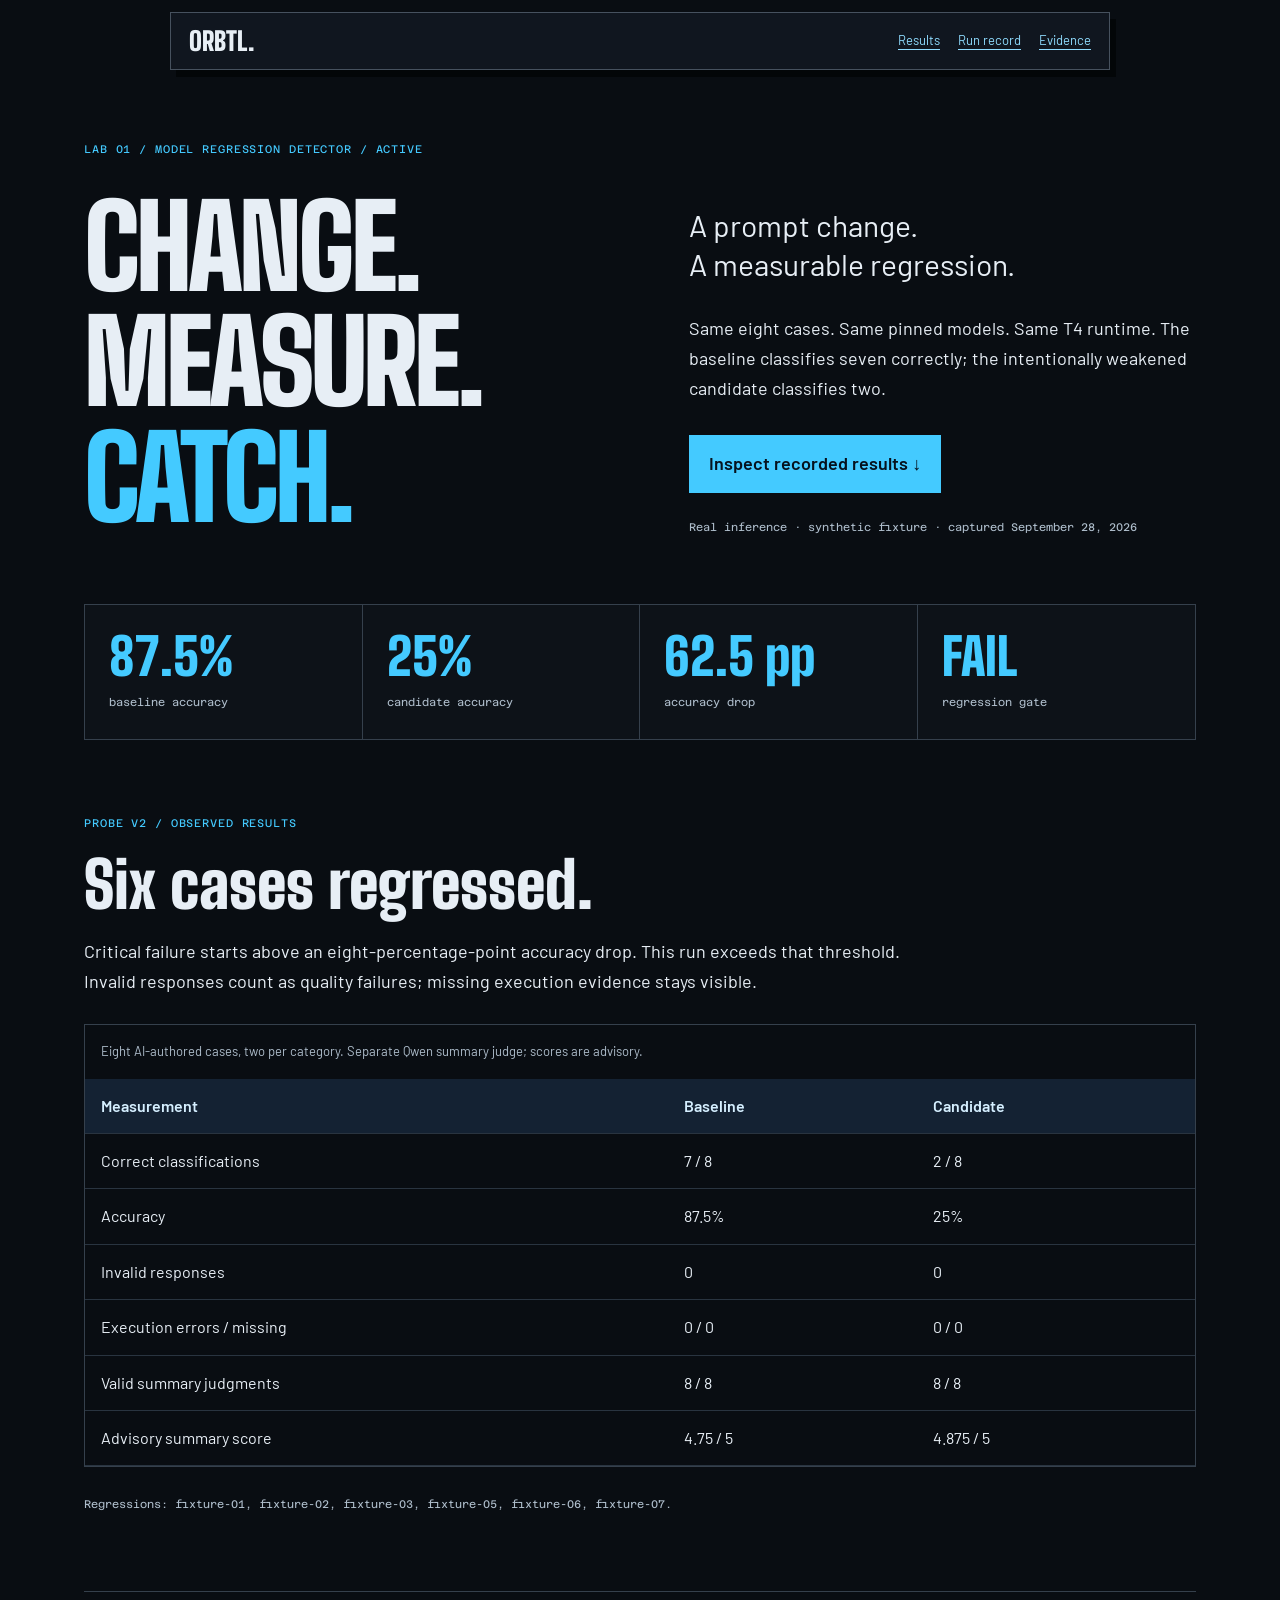
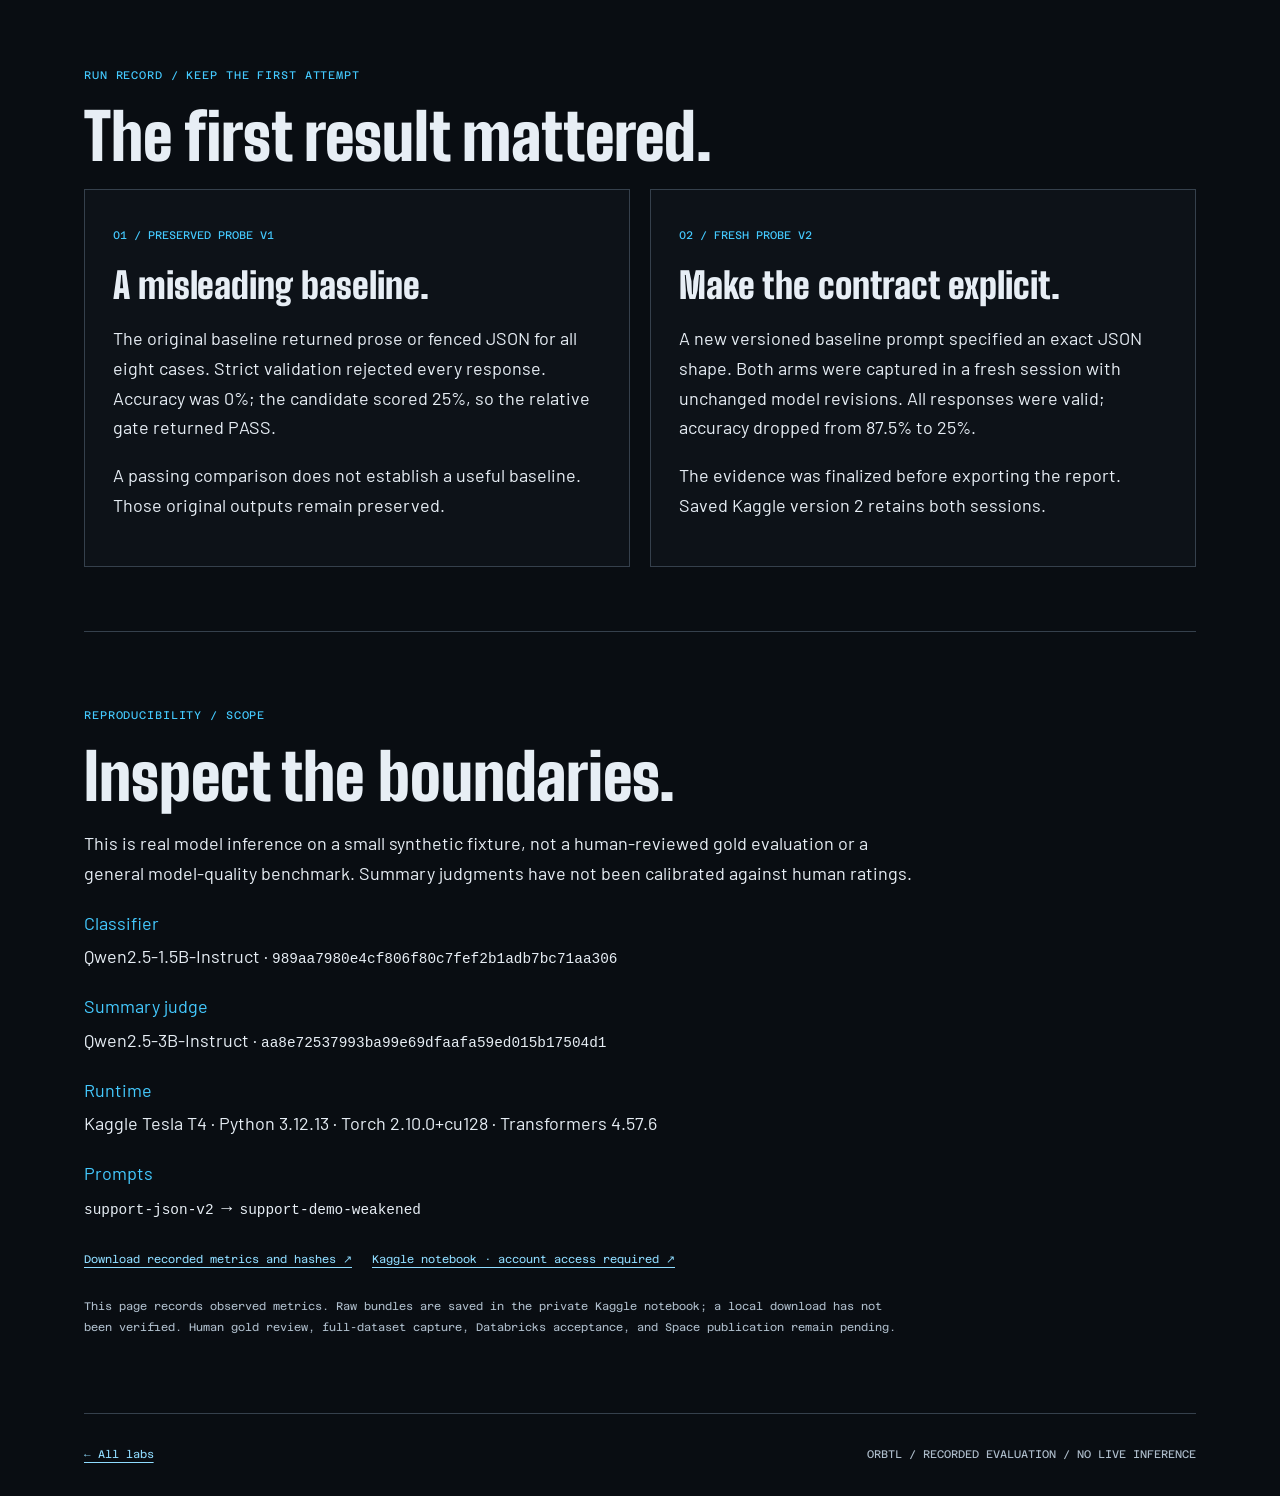
<file: demos/model-regression-detector/index.html>
<!DOCTYPE html><html lang="en" data-astro-cid-c7a35qh2> <head><meta charset="utf-8"><meta name="viewport" content="width=device-width, initial-scale=1"><title>Model Regression Detector — recorded results | ORBTL</title><meta name="description" content="Real Qwen inference on eight synthetic fixtures: 87.5% to 25% accuracy, a 62.5-point regression, and a failing gate. Recorded Kaggle T4 results with limitations and model identities."><link rel="canonical" href="https://justjammin.github.io/demos/model-regression-detector/"><link rel="icon" href="/assets/favicon.svg"><meta name="theme-color" content="#071a35"><style>@font-face{font-family:Barlow;font-style:normal;font-display:swap;font-weight:400;src:url(/_astro/barlow-vietnamese-400-normal.Dpl4UHAZ.woff2) format("woff2"),url(/_astro/barlow-vietnamese-400-normal.BFeobeCK.woff) format("woff");unicode-range:U+0102-0103,U+0110-0111,U+0128-0129,U+0168-0169,U+01A0-01A1,U+01AF-01B0,U+0300-0301,U+0303-0304,U+0308-0309,U+0323,U+0329,U+1EA0-1EF9,U+20AB}@font-face{font-family:Barlow;font-style:normal;font-display:swap;font-weight:400;src:url(/_astro/barlow-latin-ext-400-normal.HxX4XjxC.woff2) format("woff2"),url(/_astro/barlow-latin-ext-400-normal.CvBsJvxq.woff) format("woff");unicode-range:U+0100-02BA,U+02BD-02C5,U+02C7-02CC,U+02CE-02D7,U+02DD-02FF,U+0304,U+0308,U+0329,U+1D00-1DBF,U+1E00-1E9F,U+1EF2-1EFF,U+2020,U+20A0-20AB,U+20AD-20C0,U+2113,U+2C60-2C7F,U+A720-A7FF}@font-face{font-family:Barlow;font-style:normal;font-display:swap;font-weight:400;src:url(/_astro/barlow-latin-400-normal.qiz4-Cze.woff2) format("woff2"),url(/_astro/barlow-latin-400-normal.fsAxiSwU.woff) format("woff");unicode-range:U+0000-00FF,U+0131,U+0152-0153,U+02BB-02BC,U+02C6,U+02DA,U+02DC,U+0304,U+0308,U+0329,U+2000-206F,U+20AC,U+2122,U+2191,U+2193,U+2212,U+2215,U+FEFF,U+FFFD}@font-face{font-family:Barlow;font-style:normal;font-display:swap;font-weight:600;src:url(/_astro/barlow-vietnamese-600-normal.DcjprdFV.woff2) format("woff2"),url(/_astro/barlow-vietnamese-600-normal.CA_GiK2e.woff) format("woff");unicode-range:U+0102-0103,U+0110-0111,U+0128-0129,U+0168-0169,U+01A0-01A1,U+01AF-01B0,U+0300-0301,U+0303-0304,U+0308-0309,U+0323,U+0329,U+1EA0-1EF9,U+20AB}@font-face{font-family:Barlow;font-style:normal;font-display:swap;font-weight:600;src:url(/_astro/barlow-latin-ext-600-normal.B8NK_A3D.woff2) format("woff2"),url(/_astro/barlow-latin-ext-600-normal.DMVRjfRT.woff) format("woff");unicode-range:U+0100-02BA,U+02BD-02C5,U+02C7-02CC,U+02CE-02D7,U+02DD-02FF,U+0304,U+0308,U+0329,U+1D00-1DBF,U+1E00-1E9F,U+1EF2-1EFF,U+2020,U+20A0-20AB,U+20AD-20C0,U+2113,U+2C60-2C7F,U+A720-A7FF}@font-face{font-family:Barlow;font-style:normal;font-display:swap;font-weight:600;src:url(/_astro/barlow-latin-600-normal.DILqtrty.woff2) format("woff2"),url(/_astro/barlow-latin-600-normal.CNwfPWQD.woff) format("woff");unicode-range:U+0000-00FF,U+0131,U+0152-0153,U+02BB-02BC,U+02C6,U+02DA,U+02DC,U+0304,U+0308,U+0329,U+2000-206F,U+20AC,U+2122,U+2191,U+2193,U+2212,U+2215,U+FEFF,U+FFFD}@font-face{font-family:Azeret Mono;font-style:normal;font-display:swap;font-weight:400;src:url(/_astro/azeret-mono-latin-ext-400-normal.CwvinM0p.woff2) format("woff2"),url(/_astro/azeret-mono-latin-ext-400-normal.Wsi1uLNw.woff) format("woff");unicode-range:U+0100-02BA,U+02BD-02C5,U+02C7-02CC,U+02CE-02D7,U+02DD-02FF,U+0304,U+0308,U+0329,U+1D00-1DBF,U+1E00-1E9F,U+1EF2-1EFF,U+2020,U+20A0-20AB,U+20AD-20C0,U+2113,U+2C60-2C7F,U+A720-A7FF}@font-face{font-family:Azeret Mono;font-style:normal;font-display:swap;font-weight:400;src:url(/_astro/azeret-mono-latin-400-normal.BqmUdsta.woff2) format("woff2"),url(/_astro/azeret-mono-latin-400-normal.BRS1Zqm5.woff) format("woff");unicode-range:U+0000-00FF,U+0131,U+0152-0153,U+02BB-02BC,U+02C6,U+02DA,U+02DC,U+0304,U+0308,U+0329,U+2000-206F,U+20AC,U+2122,U+2191,U+2193,U+2212,U+2215,U+FEFF,U+FFFD}
@font-face{font-family:Big Shoulders Display;font-style:normal;font-display:swap;font-weight:900;src:url(/_astro/big-shoulders-display-vietnamese-900-normal.B_uE6zXf.woff2) format("woff2"),url(/_astro/big-shoulders-display-vietnamese-900-normal.BKSkdzuv.woff) format("woff");unicode-range:U+0102-0103,U+0110-0111,U+0128-0129,U+0168-0169,U+01A0-01A1,U+01AF-01B0,U+0300-0301,U+0303-0304,U+0308-0309,U+0323,U+0329,U+1EA0-1EF9,U+20AB}@font-face{font-family:Big Shoulders Display;font-style:normal;font-display:swap;font-weight:900;src:url(/_astro/big-shoulders-display-latin-ext-900-normal.HMld4L9H.woff2) format("woff2"),url(/_astro/big-shoulders-display-latin-ext-900-normal.DkuviPcI.woff) format("woff");unicode-range:U+0100-02BA,U+02BD-02C5,U+02C7-02CC,U+02CE-02D7,U+02DD-02FF,U+0304,U+0308,U+0329,U+1D00-1DBF,U+1E00-1E9F,U+1EF2-1EFF,U+2020,U+20A0-20AB,U+20AD-20C0,U+2113,U+2C60-2C7F,U+A720-A7FF}@font-face{font-family:Big Shoulders Display;font-style:normal;font-display:swap;font-weight:900;src:url(/_astro/big-shoulders-display-latin-900-normal.CW8trzgu.woff2) format("woff2"),url(/_astro/big-shoulders-display-latin-900-normal.DMT-1gsg.woff) format("woff");unicode-range:U+0000-00FF,U+0131,U+0152-0153,U+02BB-02BC,U+02C6,U+02DA,U+02DC,U+0304,U+0308,U+0329,U+2000-206F,U+20AC,U+2122,U+2191,U+2193,U+2212,U+2215,U+FEFF,U+FFFD}
</style>
<link rel="stylesheet" href="/_astro/model-regression-detector.4wNM6fM6.css"></head> <body data-astro-cid-c7a35qh2> <a class="skip" href="#main" data-astro-cid-c7a35qh2>Skip to results</a> <header data-astro-cid-c7a35qh2><a class="brand" href="/#lab" data-astro-cid-c7a35qh2>ORBTL.</a><nav aria-label="Lab sections" data-astro-cid-c7a35qh2><a href="#results" data-astro-cid-c7a35qh2>Results</a><a href="#record" data-astro-cid-c7a35qh2>Run record</a><a href="#evidence" data-astro-cid-c7a35qh2>Evidence</a></nav></header> <main id="main" data-astro-cid-c7a35qh2> <section class="hero" data-astro-cid-c7a35qh2> <p class="eyebrow" data-astro-cid-c7a35qh2>LAB 01 / MODEL REGRESSION DETECTOR / ACTIVE</p> <h1 data-astro-cid-c7a35qh2>CHANGE.<br data-astro-cid-c7a35qh2>MEASURE.<br data-astro-cid-c7a35qh2><span data-astro-cid-c7a35qh2>CATCH.</span></h1> <div class="intro" data-astro-cid-c7a35qh2><p class="lead" data-astro-cid-c7a35qh2>A prompt change.<br data-astro-cid-c7a35qh2>A measurable regression.</p><p data-astro-cid-c7a35qh2>Same eight cases. Same pinned models. Same T4 runtime. The baseline classifies seven correctly; the intentionally weakened candidate classifies two.</p><a class="button" href="#results" data-astro-cid-c7a35qh2>Inspect recorded results ↓</a><p class="small" data-astro-cid-c7a35qh2>Real inference · synthetic fixture · captured September 28, 2026</p></div> </section> <div class="stats" aria-label="Recorded regression results" data-astro-cid-c7a35qh2><div data-astro-cid-c7a35qh2><strong data-astro-cid-c7a35qh2>87.5%</strong><span data-astro-cid-c7a35qh2>baseline accuracy</span></div><div data-astro-cid-c7a35qh2><strong data-astro-cid-c7a35qh2>25%</strong><span data-astro-cid-c7a35qh2>candidate accuracy</span></div><div data-astro-cid-c7a35qh2><strong data-astro-cid-c7a35qh2>62.5 pp</strong><span data-astro-cid-c7a35qh2>accuracy drop</span></div><div data-astro-cid-c7a35qh2><strong data-astro-cid-c7a35qh2>FAIL</strong><span data-astro-cid-c7a35qh2>regression gate</span></div></div> <section id="results" class="section" data-astro-cid-c7a35qh2> <p class="eyebrow" data-astro-cid-c7a35qh2>PROBE V2 / OBSERVED RESULTS</p><h2 data-astro-cid-c7a35qh2>Six cases regressed.</h2> <p data-astro-cid-c7a35qh2>Critical failure starts above an eight-percentage-point accuracy drop. This run exceeds that threshold. Invalid responses count as quality failures; missing execution evidence stays visible.</p> <div class="table-wrap" data-astro-cid-c7a35qh2><table data-astro-cid-c7a35qh2><caption data-astro-cid-c7a35qh2>Eight AI-authored cases, two per category. Separate Qwen summary judge; scores are advisory.</caption><thead data-astro-cid-c7a35qh2><tr data-astro-cid-c7a35qh2><th scope="col" data-astro-cid-c7a35qh2>Measurement</th><th scope="col" data-astro-cid-c7a35qh2>Baseline</th><th scope="col" data-astro-cid-c7a35qh2>Candidate</th></tr></thead><tbody data-astro-cid-c7a35qh2><tr data-astro-cid-c7a35qh2><th scope="row" data-astro-cid-c7a35qh2>Correct classifications</th><td data-astro-cid-c7a35qh2>7 / 8</td><td data-astro-cid-c7a35qh2>2 / 8</td></tr><tr data-astro-cid-c7a35qh2><th scope="row" data-astro-cid-c7a35qh2>Accuracy</th><td data-astro-cid-c7a35qh2>87.5%</td><td data-astro-cid-c7a35qh2>25%</td></tr><tr data-astro-cid-c7a35qh2><th scope="row" data-astro-cid-c7a35qh2>Invalid responses</th><td data-astro-cid-c7a35qh2>0</td><td data-astro-cid-c7a35qh2>0</td></tr><tr data-astro-cid-c7a35qh2><th scope="row" data-astro-cid-c7a35qh2>Execution errors / missing</th><td data-astro-cid-c7a35qh2>0 / 0</td><td data-astro-cid-c7a35qh2>0 / 0</td></tr><tr data-astro-cid-c7a35qh2><th scope="row" data-astro-cid-c7a35qh2>Valid summary judgments</th><td data-astro-cid-c7a35qh2>8 / 8</td><td data-astro-cid-c7a35qh2>8 / 8</td></tr><tr data-astro-cid-c7a35qh2><th scope="row" data-astro-cid-c7a35qh2>Advisory summary score</th><td data-astro-cid-c7a35qh2>4.75 / 5</td><td data-astro-cid-c7a35qh2>4.875 / 5</td></tr></tbody></table></div> <p class="small" data-astro-cid-c7a35qh2>Regressions: fixture-01, fixture-02, fixture-03, fixture-05, fixture-06, fixture-07.</p> </section> <section id="record" class="section" data-astro-cid-c7a35qh2> <p class="eyebrow" data-astro-cid-c7a35qh2>RUN RECORD / KEEP THE FIRST ATTEMPT</p><h2 data-astro-cid-c7a35qh2>The first result mattered.</h2> <div class="cards" data-astro-cid-c7a35qh2><article data-astro-cid-c7a35qh2><span class="label" data-astro-cid-c7a35qh2>01 / PRESERVED PROBE V1</span><h3 data-astro-cid-c7a35qh2>A misleading baseline.</h3><p data-astro-cid-c7a35qh2>The original baseline returned prose or fenced JSON for all eight cases. Strict validation rejected every response. Accuracy was 0%; the candidate scored 25%, so the relative gate returned PASS.</p><p data-astro-cid-c7a35qh2>A passing comparison does not establish a useful baseline. Those original outputs remain preserved.</p></article><article data-astro-cid-c7a35qh2><span class="label" data-astro-cid-c7a35qh2>02 / FRESH PROBE V2</span><h3 data-astro-cid-c7a35qh2>Make the contract explicit.</h3><p data-astro-cid-c7a35qh2>A new versioned baseline prompt specified an exact JSON shape. Both arms were captured in a fresh session with unchanged model revisions. All responses were valid; accuracy dropped from 87.5% to 25%.</p><p data-astro-cid-c7a35qh2>The evidence was finalized before exporting the report. Saved Kaggle version 2 retains both sessions.</p></article></div> </section> <section id="evidence" class="section" data-astro-cid-c7a35qh2> <p class="eyebrow" data-astro-cid-c7a35qh2>REPRODUCIBILITY / SCOPE</p><h2 data-astro-cid-c7a35qh2>Inspect the boundaries.</h2> <p data-astro-cid-c7a35qh2>This is real model inference on a small synthetic fixture, not a human-reviewed gold evaluation or a general model-quality benchmark. Summary judgments have not been calibrated against human ratings.</p> <dl data-astro-cid-c7a35qh2><dt data-astro-cid-c7a35qh2>Classifier</dt><dd data-astro-cid-c7a35qh2>Qwen2.5-1.5B-Instruct · <code data-astro-cid-c7a35qh2>989aa7980e4cf806f80c7fef2b1adb7bc71aa306</code></dd><dt data-astro-cid-c7a35qh2>Summary judge</dt><dd data-astro-cid-c7a35qh2>Qwen2.5-3B-Instruct · <code data-astro-cid-c7a35qh2>aa8e72537993ba99e69dfaafa59ed015b17504d1</code></dd><dt data-astro-cid-c7a35qh2>Runtime</dt><dd data-astro-cid-c7a35qh2>Kaggle Tesla T4 · Python 3.12.13 · Torch 2.10.0+cu128 · Transformers 4.57.6</dd><dt data-astro-cid-c7a35qh2>Prompts</dt><dd data-astro-cid-c7a35qh2><code data-astro-cid-c7a35qh2>support-json-v2</code> → <code data-astro-cid-c7a35qh2>support-demo-weakened</code></dd></dl> <div class="links" data-astro-cid-c7a35qh2><a href="/demos/model-regression-detector/probe-notes.md" download data-astro-cid-c7a35qh2>Download recorded metrics and hashes ↗</a><a href="https://www.kaggle.com/code/justnami/model-regression-detector-fixture-gpu-probe" data-astro-cid-c7a35qh2>Kaggle notebook · account access required ↗</a></div> <p class="small" data-astro-cid-c7a35qh2>This page records observed metrics. Raw bundles are saved in the private Kaggle notebook; a local download has not been verified. Human gold review, full-dataset capture, Databricks acceptance, and Space publication remain pending.</p> </section> </main> <footer data-astro-cid-c7a35qh2><a href="/#lab" data-astro-cid-c7a35qh2>← All labs</a><span data-astro-cid-c7a35qh2>ORBTL / RECORDED EVALUATION / NO LIVE INFERENCE</span></footer> </body></html>
</file>
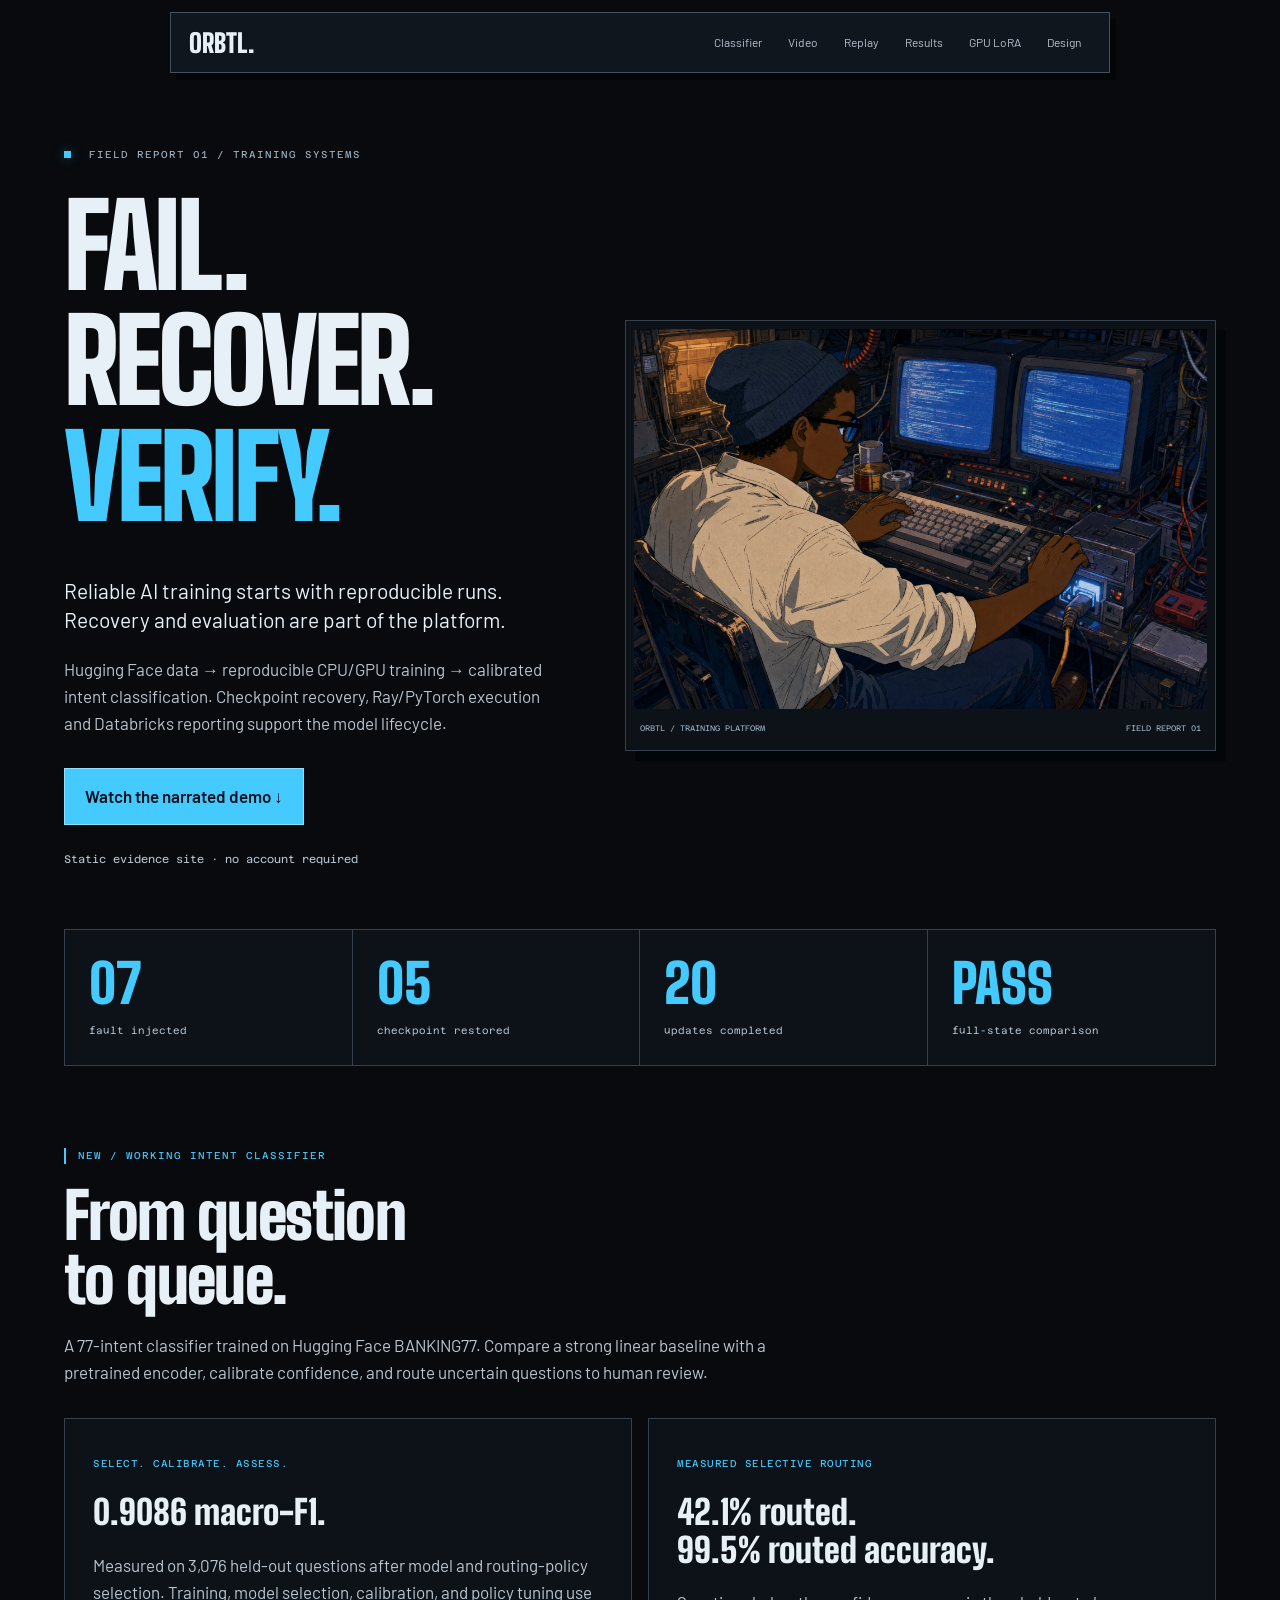
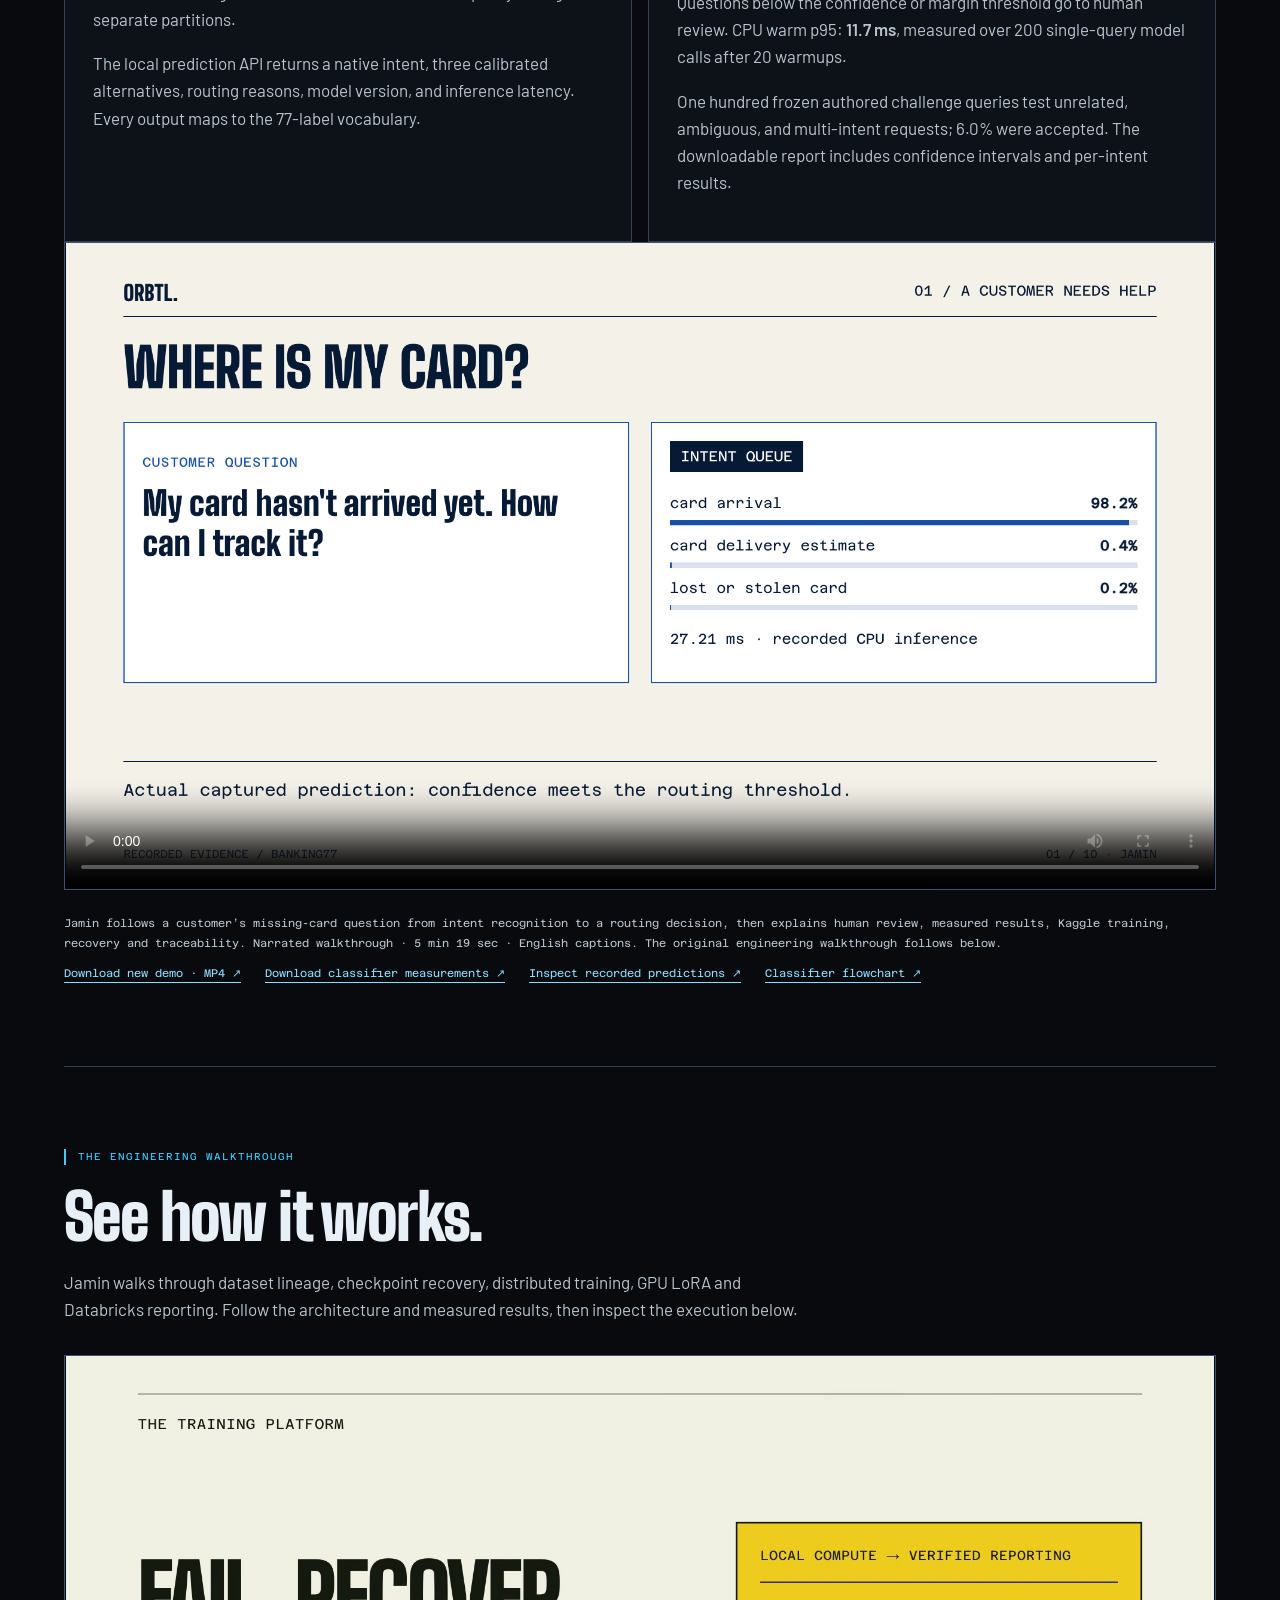
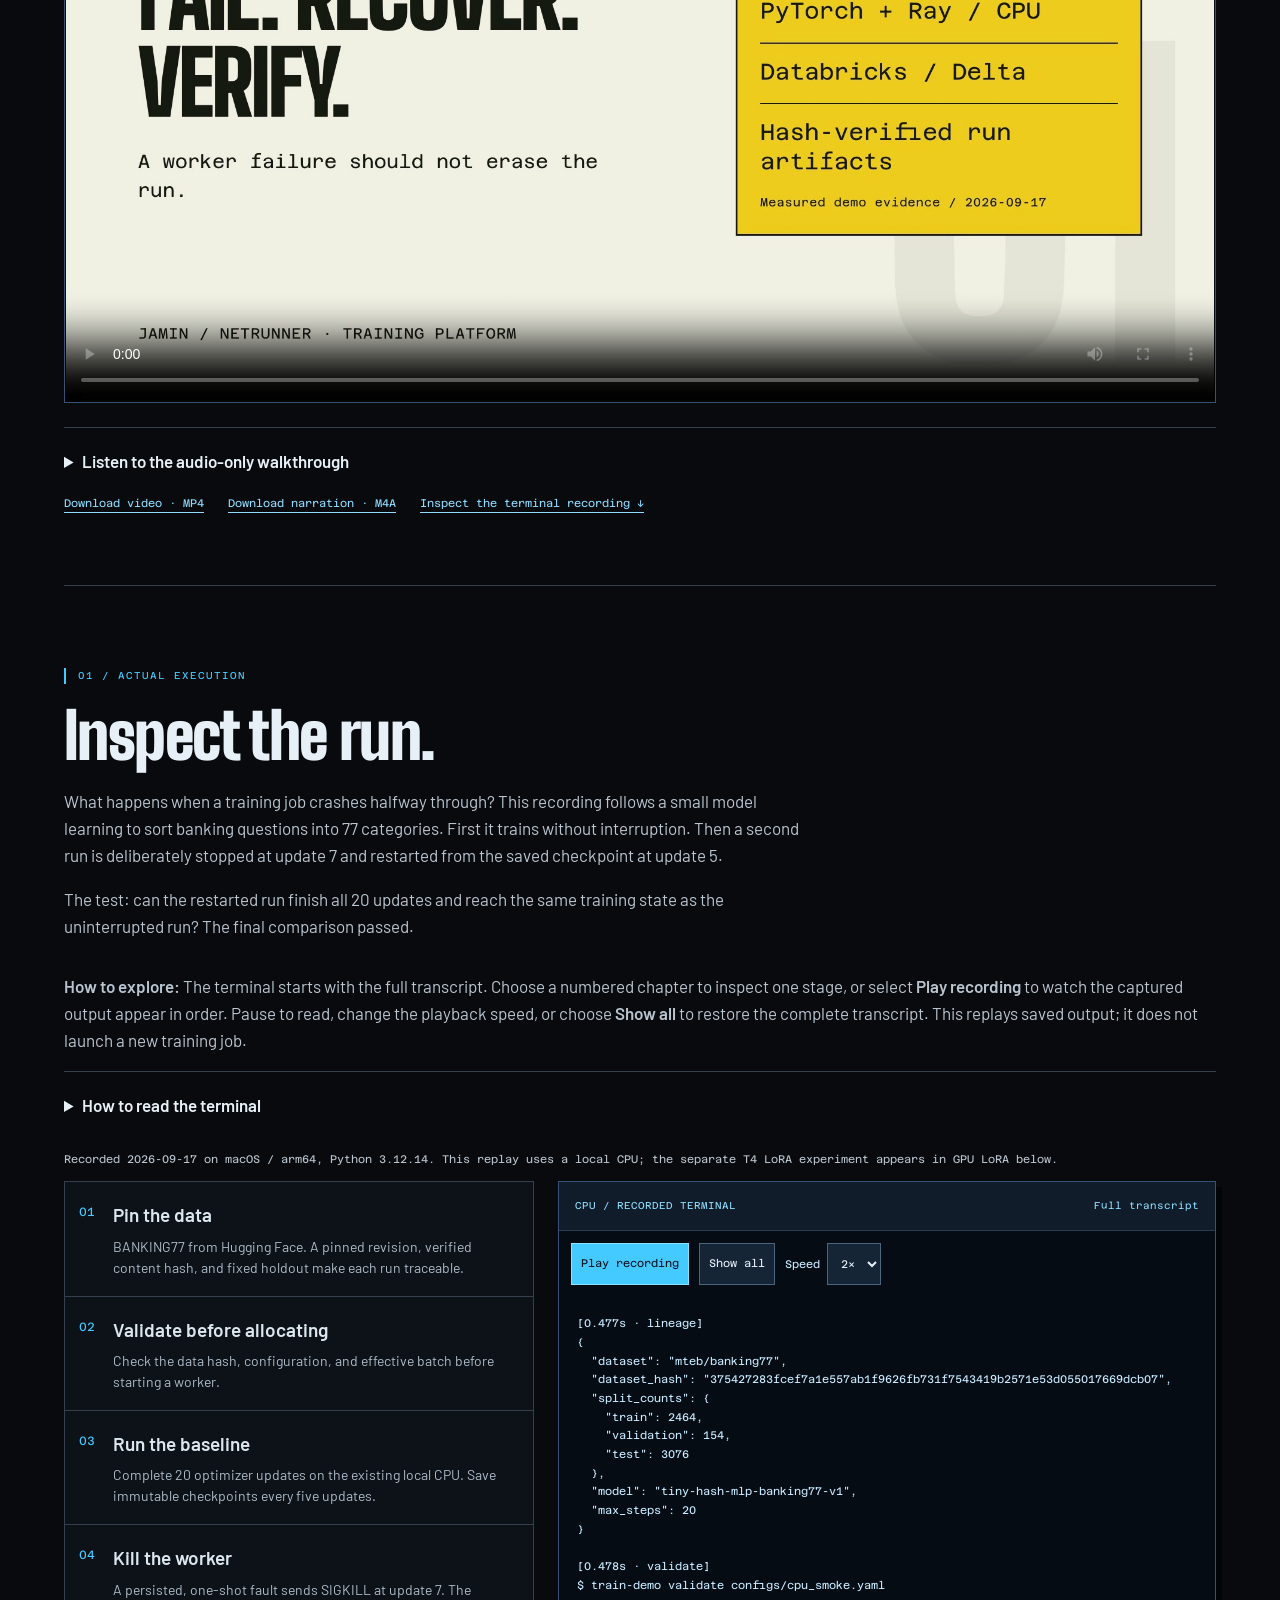
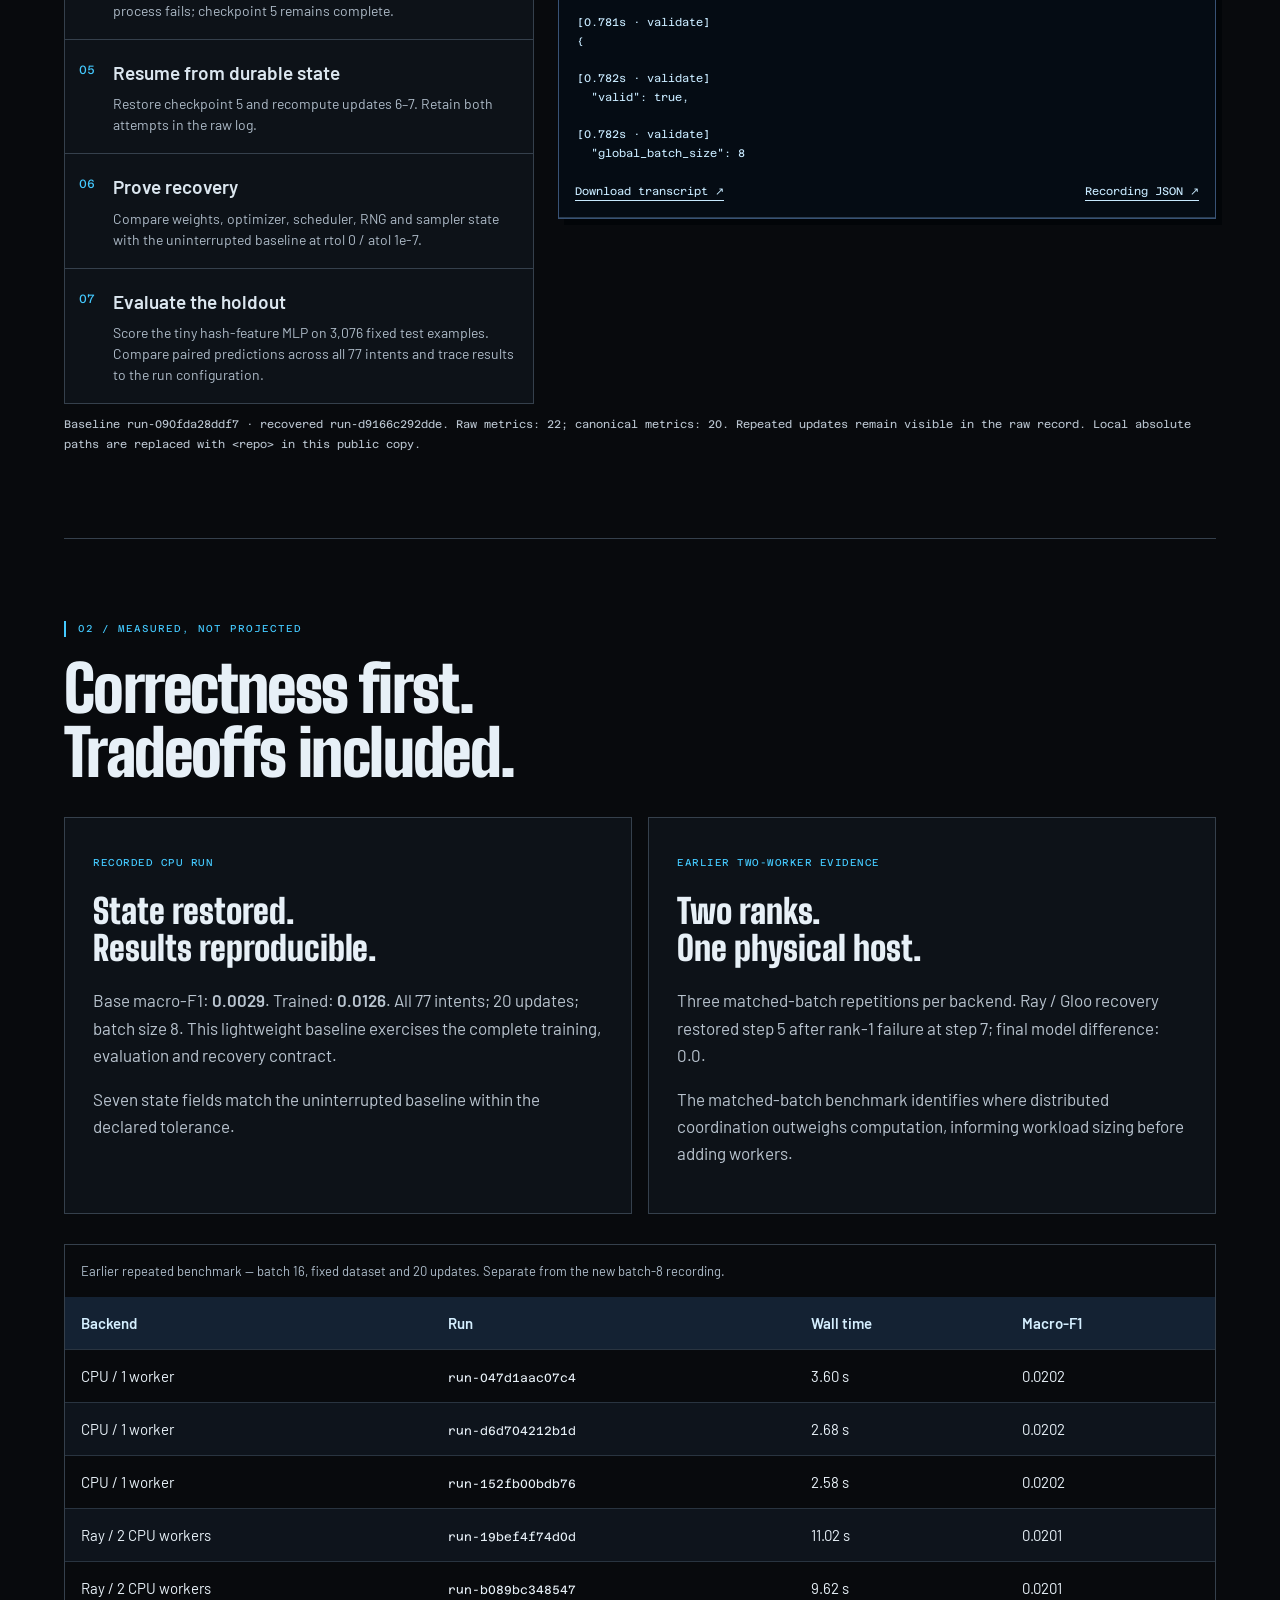
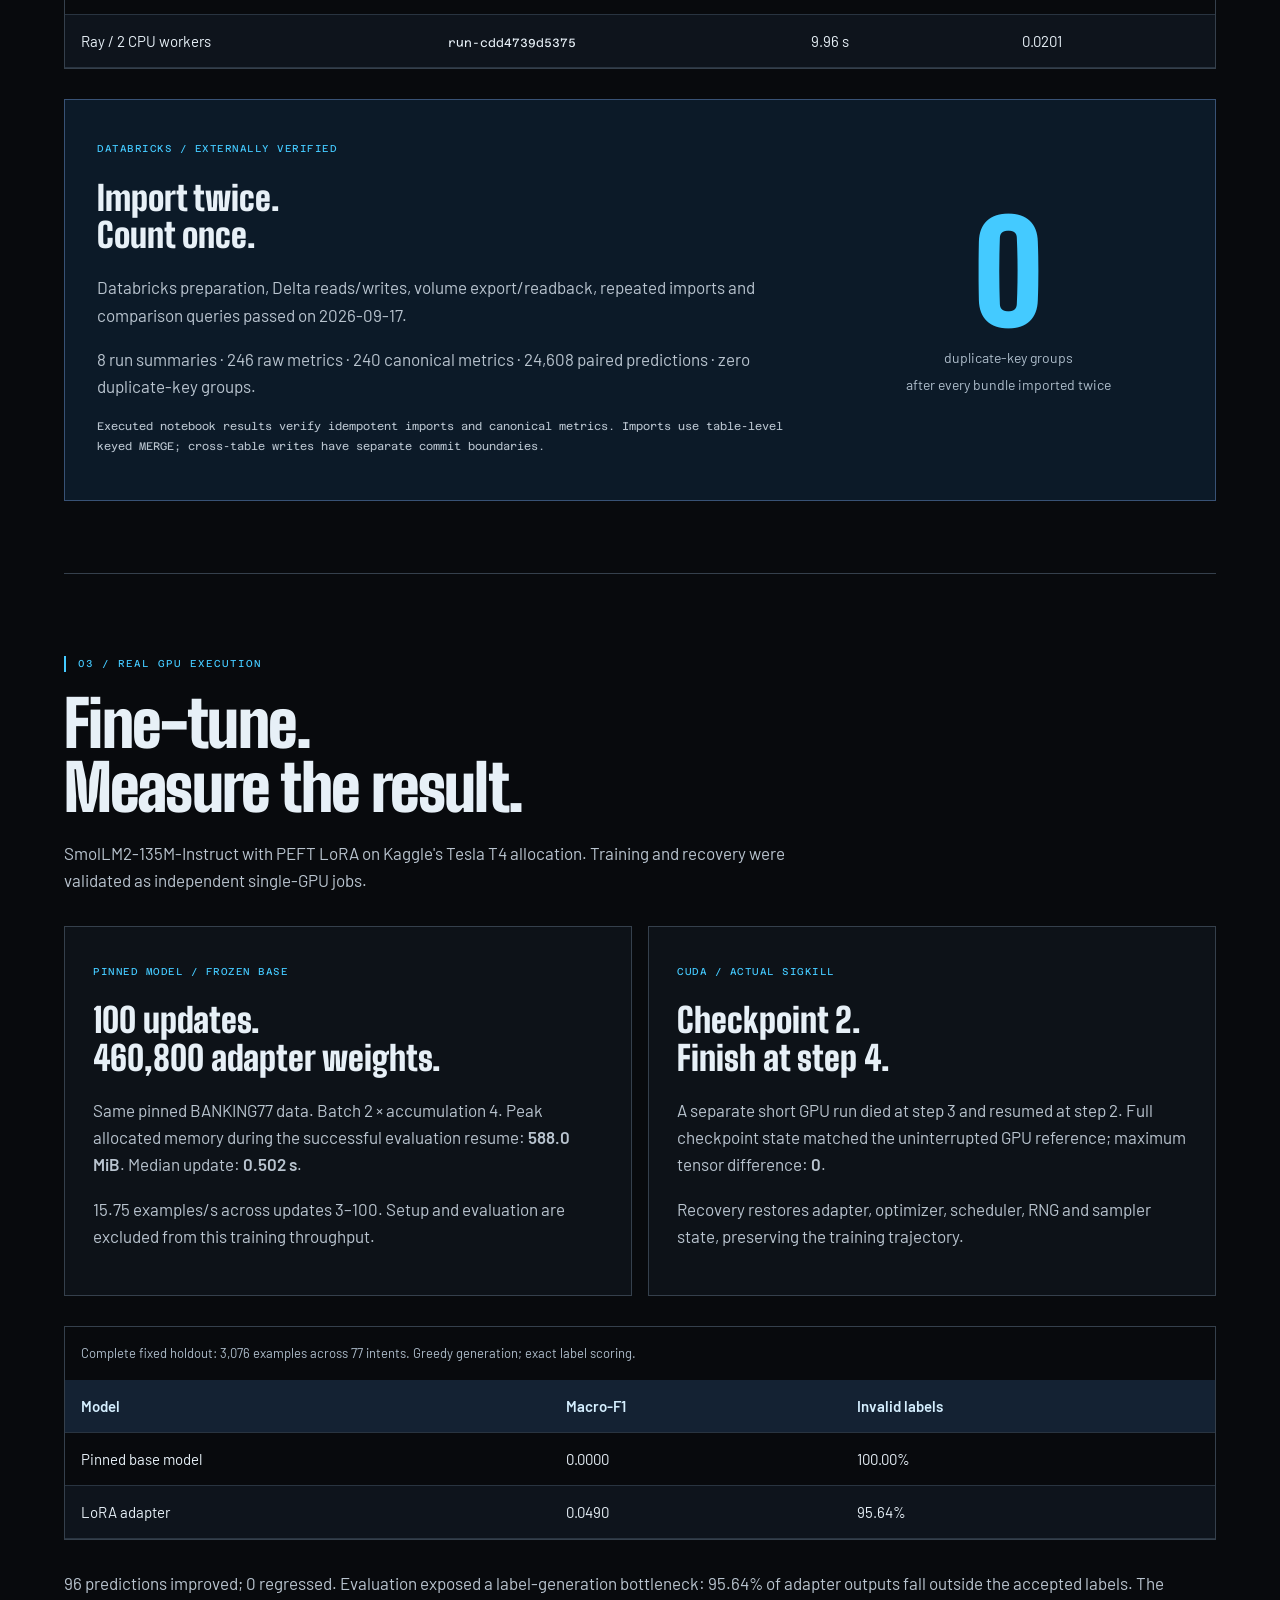
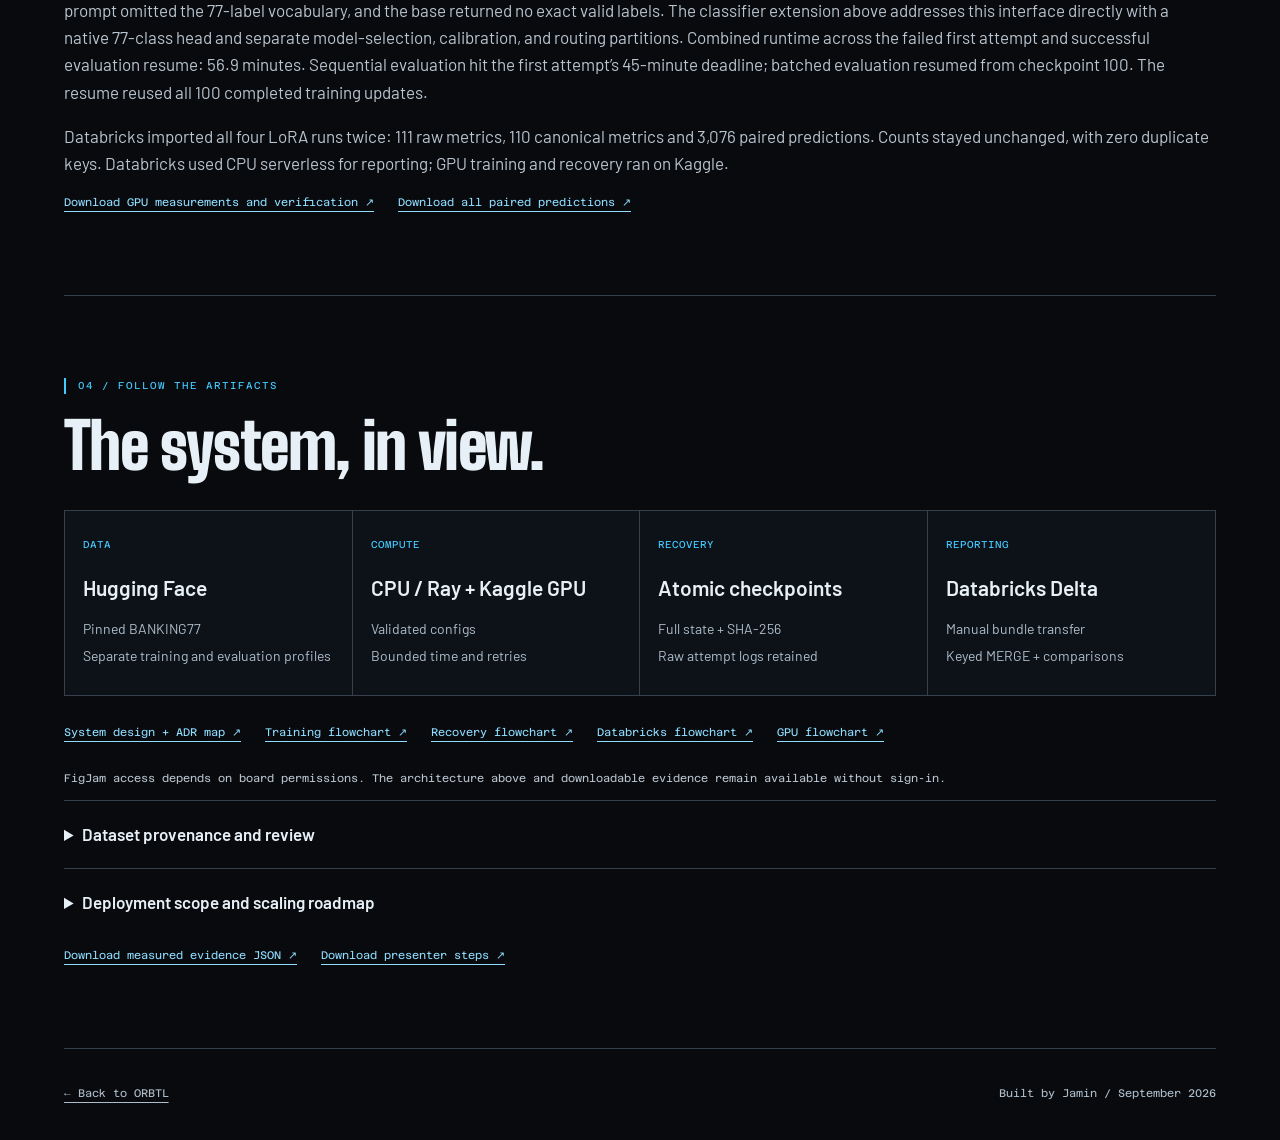
<file: demos/training-platform/index.html>
<!DOCTYPE html><html lang="en" data-astro-cid-xdybdw76> <head><meta charset="utf-8"><meta name="viewport" content="width=device-width, initial-scale=1"><title>Training Platform — recorded demo | Jamin</title><meta name="description" content="Explore a real CPU training failure and recovery recording, two-worker Ray evidence, real T4 LoRA fine-tuning, and verified Databricks imports. A training-platform demonstration by Jamin."><link rel="canonical" href="https://justjammin.github.io/demos/training-platform/"><meta property="og:title" content="Training Platform — fail, recover, verify"><meta property="og:description" content="Real commands. Reproducible state. Inspect a recorded training run and its evidence."><meta property="og:url" content="https://justjammin.github.io/demos/training-platform/"><meta property="og:type" content="website"><meta property="og:image" content="https://justjammin.github.io/assets/og.jpg"><link rel="icon" href="/assets/favicon.svg"><meta name="theme-color" content="#071a35"><style>@font-face{font-family:Barlow;font-style:normal;font-display:swap;font-weight:400;src:url(/_astro/barlow-vietnamese-400-normal.Dpl4UHAZ.woff2) format("woff2"),url(/_astro/barlow-vietnamese-400-normal.BFeobeCK.woff) format("woff");unicode-range:U+0102-0103,U+0110-0111,U+0128-0129,U+0168-0169,U+01A0-01A1,U+01AF-01B0,U+0300-0301,U+0303-0304,U+0308-0309,U+0323,U+0329,U+1EA0-1EF9,U+20AB}@font-face{font-family:Barlow;font-style:normal;font-display:swap;font-weight:400;src:url(/_astro/barlow-latin-ext-400-normal.HxX4XjxC.woff2) format("woff2"),url(/_astro/barlow-latin-ext-400-normal.CvBsJvxq.woff) format("woff");unicode-range:U+0100-02BA,U+02BD-02C5,U+02C7-02CC,U+02CE-02D7,U+02DD-02FF,U+0304,U+0308,U+0329,U+1D00-1DBF,U+1E00-1E9F,U+1EF2-1EFF,U+2020,U+20A0-20AB,U+20AD-20C0,U+2113,U+2C60-2C7F,U+A720-A7FF}@font-face{font-family:Barlow;font-style:normal;font-display:swap;font-weight:400;src:url(/_astro/barlow-latin-400-normal.qiz4-Cze.woff2) format("woff2"),url(/_astro/barlow-latin-400-normal.fsAxiSwU.woff) format("woff");unicode-range:U+0000-00FF,U+0131,U+0152-0153,U+02BB-02BC,U+02C6,U+02DA,U+02DC,U+0304,U+0308,U+0329,U+2000-206F,U+20AC,U+2122,U+2191,U+2193,U+2212,U+2215,U+FEFF,U+FFFD}@font-face{font-family:Barlow;font-style:normal;font-display:swap;font-weight:600;src:url(/_astro/barlow-vietnamese-600-normal.DcjprdFV.woff2) format("woff2"),url(/_astro/barlow-vietnamese-600-normal.CA_GiK2e.woff) format("woff");unicode-range:U+0102-0103,U+0110-0111,U+0128-0129,U+0168-0169,U+01A0-01A1,U+01AF-01B0,U+0300-0301,U+0303-0304,U+0308-0309,U+0323,U+0329,U+1EA0-1EF9,U+20AB}@font-face{font-family:Barlow;font-style:normal;font-display:swap;font-weight:600;src:url(/_astro/barlow-latin-ext-600-normal.B8NK_A3D.woff2) format("woff2"),url(/_astro/barlow-latin-ext-600-normal.DMVRjfRT.woff) format("woff");unicode-range:U+0100-02BA,U+02BD-02C5,U+02C7-02CC,U+02CE-02D7,U+02DD-02FF,U+0304,U+0308,U+0329,U+1D00-1DBF,U+1E00-1E9F,U+1EF2-1EFF,U+2020,U+20A0-20AB,U+20AD-20C0,U+2113,U+2C60-2C7F,U+A720-A7FF}@font-face{font-family:Barlow;font-style:normal;font-display:swap;font-weight:600;src:url(/_astro/barlow-latin-600-normal.DILqtrty.woff2) format("woff2"),url(/_astro/barlow-latin-600-normal.CNwfPWQD.woff) format("woff");unicode-range:U+0000-00FF,U+0131,U+0152-0153,U+02BB-02BC,U+02C6,U+02DA,U+02DC,U+0304,U+0308,U+0329,U+2000-206F,U+20AC,U+2122,U+2191,U+2193,U+2212,U+2215,U+FEFF,U+FFFD}@font-face{font-family:Azeret Mono;font-style:normal;font-display:swap;font-weight:400;src:url(/_astro/azeret-mono-latin-ext-400-normal.CwvinM0p.woff2) format("woff2"),url(/_astro/azeret-mono-latin-ext-400-normal.Wsi1uLNw.woff) format("woff");unicode-range:U+0100-02BA,U+02BD-02C5,U+02C7-02CC,U+02CE-02D7,U+02DD-02FF,U+0304,U+0308,U+0329,U+1D00-1DBF,U+1E00-1E9F,U+1EF2-1EFF,U+2020,U+20A0-20AB,U+20AD-20C0,U+2113,U+2C60-2C7F,U+A720-A7FF}@font-face{font-family:Azeret Mono;font-style:normal;font-display:swap;font-weight:400;src:url(/_astro/azeret-mono-latin-400-normal.BqmUdsta.woff2) format("woff2"),url(/_astro/azeret-mono-latin-400-normal.BRS1Zqm5.woff) format("woff");unicode-range:U+0000-00FF,U+0131,U+0152-0153,U+02BB-02BC,U+02C6,U+02DA,U+02DC,U+0304,U+0308,U+0329,U+2000-206F,U+20AC,U+2122,U+2191,U+2193,U+2212,U+2215,U+FEFF,U+FFFD}
@font-face{font-family:Big Shoulders Display;font-style:normal;font-display:swap;font-weight:900;src:url(/_astro/big-shoulders-display-vietnamese-900-normal.B_uE6zXf.woff2) format("woff2"),url(/_astro/big-shoulders-display-vietnamese-900-normal.BKSkdzuv.woff) format("woff");unicode-range:U+0102-0103,U+0110-0111,U+0128-0129,U+0168-0169,U+01A0-01A1,U+01AF-01B0,U+0300-0301,U+0303-0304,U+0308-0309,U+0323,U+0329,U+1EA0-1EF9,U+20AB}@font-face{font-family:Big Shoulders Display;font-style:normal;font-display:swap;font-weight:900;src:url(/_astro/big-shoulders-display-latin-ext-900-normal.HMld4L9H.woff2) format("woff2"),url(/_astro/big-shoulders-display-latin-ext-900-normal.DkuviPcI.woff) format("woff");unicode-range:U+0100-02BA,U+02BD-02C5,U+02C7-02CC,U+02CE-02D7,U+02DD-02FF,U+0304,U+0308,U+0329,U+1D00-1DBF,U+1E00-1E9F,U+1EF2-1EFF,U+2020,U+20A0-20AB,U+20AD-20C0,U+2113,U+2C60-2C7F,U+A720-A7FF}@font-face{font-family:Big Shoulders Display;font-style:normal;font-display:swap;font-weight:900;src:url(/_astro/big-shoulders-display-latin-900-normal.CW8trzgu.woff2) format("woff2"),url(/_astro/big-shoulders-display-latin-900-normal.DMT-1gsg.woff) format("woff");unicode-range:U+0000-00FF,U+0131,U+0152-0153,U+02BB-02BC,U+02C6,U+02DA,U+02DC,U+0304,U+0308,U+0329,U+2000-206F,U+20AC,U+2122,U+2191,U+2193,U+2212,U+2215,U+FEFF,U+FFFD}
</style>
<link rel="stylesheet" href="/_astro/training-platform.Bkr9aXBS.css"></head> <body data-astro-cid-xdybdw76> <a class="skip" href="#main" data-astro-cid-xdybdw76>Skip to demo</a> <header data-astro-cid-xdybdw76><a href="/#work" class="brand" aria-label="ORBTL — back to selected work" data-astro-cid-xdybdw76>ORBTL.</a><nav aria-label="Demo sections" data-astro-cid-xdybdw76><a href="#classifier" data-astro-cid-xdybdw76>Classifier</a><a href="#video-demo" data-astro-cid-xdybdw76>Video</a><a href="#replay" data-astro-cid-xdybdw76>Replay</a><a href="#results" data-astro-cid-xdybdw76>Results</a><a href="#gpu" data-astro-cid-xdybdw76>GPU LoRA</a><a href="#design" data-astro-cid-xdybdw76>Design</a></nav></header> <main id="main" data-astro-cid-xdybdw76> <section class="hero" data-astro-cid-xdybdw76> <p class="eyebrow" data-astro-cid-xdybdw76><span class="dot" data-astro-cid-xdybdw76></span> FIELD REPORT 01 / TRAINING SYSTEMS</p> <h1 data-astro-cid-xdybdw76>FAIL.<br data-astro-cid-xdybdw76>RECOVER.<br data-astro-cid-xdybdw76><span data-astro-cid-xdybdw76>VERIFY.</span></h1> <figure class="hero-art" data-astro-cid-xdybdw76><img src="/images/projects/training-platform-80s.webp" width="2048" height="1360" alt="Jamin at a retro CRT training workstation" fetchpriority="high" data-astro-cid-xdybdw76><figcaption data-astro-cid-xdybdw76><span data-astro-cid-xdybdw76>ORBTL / TRAINING PLATFORM</span><span data-astro-cid-xdybdw76>FIELD REPORT 01</span></figcaption></figure> <div class="intro" data-astro-cid-xdybdw76><p class="lead" data-astro-cid-xdybdw76>Reliable AI training starts with reproducible runs.<br data-astro-cid-xdybdw76>Recovery and evaluation are part of the platform.</p><p data-astro-cid-xdybdw76>Hugging Face data → reproducible CPU/GPU training → calibrated intent classification. Checkpoint recovery, Ray/PyTorch execution and Databricks reporting support the model lifecycle.</p><a class="button" href="#video-demo" data-astro-cid-xdybdw76>Watch the narrated demo ↓</a><p class="small" data-astro-cid-xdybdw76>Static evidence site · no account required</p></div> </section> <div class="stats" aria-label="Verified recovery facts" data-astro-cid-xdybdw76><div data-astro-cid-xdybdw76><strong data-astro-cid-xdybdw76>07</strong><span data-astro-cid-xdybdw76>fault injected</span></div><div data-astro-cid-xdybdw76><strong data-astro-cid-xdybdw76>05</strong><span data-astro-cid-xdybdw76>checkpoint restored</span></div><div data-astro-cid-xdybdw76><strong data-astro-cid-xdybdw76>20</strong><span data-astro-cid-xdybdw76>updates completed</span></div><div data-astro-cid-xdybdw76><strong data-astro-cid-xdybdw76>PASS</strong><span data-astro-cid-xdybdw76>full-state comparison</span></div></div> <section id="classifier" class="section" data-astro-cid-xdybdw76> <div class="section-heading" data-astro-cid-xdybdw76><p class="eyebrow" data-astro-cid-xdybdw76>NEW / WORKING INTENT CLASSIFIER</p><h2 data-astro-cid-xdybdw76>From question<br data-astro-cid-xdybdw76>to queue.</h2><p data-astro-cid-xdybdw76>A 77-intent classifier trained on Hugging Face BANKING77. Compare a strong linear baseline with a pretrained encoder, calibrate confidence, and route uncertain questions to human review.</p></div> <div class="results-grid" data-astro-cid-xdybdw76><article data-astro-cid-xdybdw76><span class="label" data-astro-cid-xdybdw76>SELECT. CALIBRATE. ASSESS.</span><h3 data-astro-cid-xdybdw76>0.9086 macro-F1.</h3><p data-astro-cid-xdybdw76>Measured on 3,076 held-out questions after model and routing-policy selection. Training, model selection, calibration, and policy tuning use separate partitions.</p><p data-astro-cid-xdybdw76>The local prediction API returns a native intent, three calibrated alternatives, routing reasons, model version, and inference latency. Every output maps to the 77-label vocabulary.</p></article><article data-astro-cid-xdybdw76><span class="label" data-astro-cid-xdybdw76>MEASURED SELECTIVE ROUTING</span><h3 data-astro-cid-xdybdw76>42.1% routed.<br data-astro-cid-xdybdw76>99.5% routed accuracy.</h3><p data-astro-cid-xdybdw76>Questions below the confidence or margin threshold go to human review. CPU warm p95: <strong data-astro-cid-xdybdw76>11.7 ms</strong>, measured over 200 single-query model calls after 20 warmups.</p><p data-astro-cid-xdybdw76>One hundred frozen authored challenge queries test unrelated, ambiguous, and multi-intent requests; 6.0% were accepted. The downloadable report includes confidence intervals and per-intent results.</p></article></div> <video class="demo-video" controls preload="metadata" playsinline poster="/demos/training-platform/classifier-walkthrough-poster.png?v=c15f26aa" aria-label="BANKING77 customer journey narrated by Jamin" data-astro-cid-xdybdw76><source src="/demos/training-platform/classifier-walkthrough.mp4?v=c15f26aa" type="video/mp4" data-astro-cid-xdybdw76><track kind="chapters" src="/demos/training-platform/classifier-chapters.en.vtt?v=c15f26aa" srclang="en" label="Chapters" data-astro-cid-xdybdw76><track kind="captions" src="/demos/training-platform/classifier-narration.en.vtt?v=c15f26aa" srclang="en" label="English" data-astro-cid-xdybdw76></video> <p class="small" data-astro-cid-xdybdw76>Jamin follows a customer’s missing-card question from intent recognition to a routing decision, then explains human review, measured results, Kaggle training, recovery and traceability. Narrated walkthrough · 5 min 19 sec · English captions. The original engineering walkthrough follows below.</p> <p class="downloads" data-astro-cid-xdybdw76><a href="/demos/training-platform/classifier-walkthrough.mp4?v=c15f26aa" download data-astro-cid-xdybdw76>Download new demo · MP4 ↗</a><a href="/demos/training-platform/classifier-evidence.json" download data-astro-cid-xdybdw76>Download classifier measurements ↗</a><a href="/demos/training-platform/classifier-recording.json" download data-astro-cid-xdybdw76>Inspect recorded predictions ↗</a><a href="https://www.figma.com/board/eoP4XdovCYaknxMSlGQcIX?node-id=11-203" data-astro-cid-xdybdw76>Classifier flowchart ↗</a></p> </section> <section id="video-demo" class="section" data-astro-cid-xdybdw76> <div class="section-heading" data-astro-cid-xdybdw76><p class="eyebrow" data-astro-cid-xdybdw76>THE ENGINEERING WALKTHROUGH</p><h2 data-astro-cid-xdybdw76>See how it works.</h2><p data-astro-cid-xdybdw76>Jamin walks through dataset lineage, checkpoint recovery, distributed training, GPU LoRA and Databricks reporting. Follow the architecture and measured results, then inspect the execution below.</p></div> <video class="demo-video" controls playsinline preload="metadata" poster="/demos/training-platform/video-poster.jpg" aria-label="Training platform engineering walkthrough narrated by Jamin" data-astro-cid-xdybdw76> <source src="/demos/training-platform/training-platform-demo.mp4" type="video/mp4" data-astro-cid-xdybdw76> <track kind="captions" src="/demos/training-platform/narration.en.vtt" srclang="en" label="English" data-astro-cid-xdybdw76> <track kind="chapters" src="/demos/training-platform/chapters.en.vtt" srclang="en" label="Chapters" data-astro-cid-xdybdw76> <p data-astro-cid-xdybdw76><a href="/demos/training-platform/training-platform-demo.mp4" data-astro-cid-xdybdw76>Download the narrated demo video</a>.</p> </video> <details data-astro-cid-xdybdw76><summary data-astro-cid-xdybdw76>Listen to the audio-only walkthrough</summary><audio controls preload="none" src="/demos/training-platform/narration.m4a" aria-label="Cleaned training platform narration" data-astro-cid-xdybdw76></audio></details> <div class="downloads" data-astro-cid-xdybdw76><a href="/demos/training-platform/training-platform-demo.mp4" download data-astro-cid-xdybdw76>Download video · MP4</a><a href="/demos/training-platform/narration.m4a" download data-astro-cid-xdybdw76>Download narration · M4A</a><a href="#replay" data-astro-cid-xdybdw76>Inspect the terminal recording ↓</a></div> </section> <section id="replay" class="section" data-astro-cid-xdybdw76> <div class="section-heading" data-astro-cid-xdybdw76><p class="eyebrow" data-astro-cid-xdybdw76>01 / ACTUAL EXECUTION</p><h2 data-astro-cid-xdybdw76>Inspect the run.</h2><p data-astro-cid-xdybdw76>What happens when a training job crashes halfway through? This recording follows a small model learning to sort banking questions into 77 categories. First it trains without interruption. Then a second run is deliberately stopped at update 7 and restarted from the saved checkpoint at update 5.</p><p data-astro-cid-xdybdw76>The test: can the restarted run finish all 20 updates and reach the same training state as the uninterrupted run? The final comparison passed.</p></div> <p data-astro-cid-xdybdw76><strong data-astro-cid-xdybdw76>How to explore:</strong> The terminal starts with the full transcript. Choose a numbered chapter to inspect one stage, or select <strong data-astro-cid-xdybdw76>Play recording</strong> to watch the captured output appear in order. Pause to read, change the playback speed, or choose <strong data-astro-cid-xdybdw76>Show all</strong> to restore the complete transcript. This replays saved output; it does not launch a new training job.</p> <details data-astro-cid-xdybdw76><summary data-astro-cid-xdybdw76>How to read the terminal</summary> <ul data-astro-cid-xdybdw76> <li data-astro-cid-xdybdw76><strong data-astro-cid-xdybdw76>Timestamps and commands:</strong> Brackets show elapsed recording time and the stage name. Lines beginning with <code data-astro-cid-xdybdw76>$</code> are commands; the lines below are their recorded results.</li> <li data-astro-cid-xdybdw76><strong data-astro-cid-xdybdw76>The failure is intentional:</strong> <code data-astro-cid-xdybdw76>state: failed</code>, <code data-astro-cid-xdybdw76>exit 1; expected 1</code> and <code data-astro-cid-xdybdw76>Driver exited -9</code> show the planned worker shutdown. <code data-astro-cid-xdybdw76>committed_step: 5</code> identifies the last complete saved checkpoint.</li> <li data-astro-cid-xdybdw76><strong data-astro-cid-xdybdw76>Recovery reuses saved work:</strong> The resume command restores checkpoint 5 and repeats updates 6–7 before continuing to 20. That is why there are 22 raw metric rows but 20 canonical rows: the raw log keeps both attempts, while the canonical view counts each update once.</li> <li data-astro-cid-xdybdw76><strong data-astro-cid-xdybdw76>Verification checks more than completion:</strong> The comparison covers model weights, optimizer, learning-rate schedule, random-number state and progress through the data. <code data-astro-cid-xdybdw76>final_step: 20</code> and the final “Full-state recovery comparison passed” message show that recovery completed and matched the reference within the stated tolerance.</li> <li data-astro-cid-xdybdw76><strong data-astro-cid-xdybdw76>Evaluation measures a different question:</strong> Macro-F1 scores how well the model classifies unseen questions, giving each of the 77 categories equal weight. Higher is better, up to 1. These scores come from a tiny, 20-update recovery fixture. The full-data classifier above measures classification quality; this recording demonstrates deterministic training recovery.</li> </ul> </details> <p class="small" data-astro-cid-xdybdw76>Recorded 2026-09-17 on macOS / arm64, Python 3.12.14. This replay uses a local CPU; the separate T4 LoRA experiment appears in GPU LoRA below.</p> <div class="replay-layout" data-astro-cid-xdybdw76><div class="chapters" aria-label="Recording chapters" data-astro-cid-xdybdw76><button data-stage="lineage" type="button" data-astro-cid-xdybdw76><span data-astro-cid-xdybdw76>01</span><div data-astro-cid-xdybdw76><strong data-astro-cid-xdybdw76>Pin the data</strong><small data-astro-cid-xdybdw76>BANKING77 from Hugging Face. A pinned revision, verified content hash, and fixed holdout make each run traceable.</small></div></button><button data-stage="validate" type="button" data-astro-cid-xdybdw76><span data-astro-cid-xdybdw76>02</span><div data-astro-cid-xdybdw76><strong data-astro-cid-xdybdw76>Validate before allocating</strong><small data-astro-cid-xdybdw76>Check the data hash, configuration, and effective batch before starting a worker.</small></div></button><button data-stage="baseline" type="button" data-astro-cid-xdybdw76><span data-astro-cid-xdybdw76>03</span><div data-astro-cid-xdybdw76><strong data-astro-cid-xdybdw76>Run the baseline</strong><small data-astro-cid-xdybdw76>Complete 20 optimizer updates on the existing local CPU. Save immutable checkpoints every five updates.</small></div></button><button data-stage="fault" type="button" data-astro-cid-xdybdw76><span data-astro-cid-xdybdw76>04</span><div data-astro-cid-xdybdw76><strong data-astro-cid-xdybdw76>Kill the worker</strong><small data-astro-cid-xdybdw76>A persisted, one-shot fault sends SIGKILL at update 7. The process fails; checkpoint 5 remains complete.</small></div></button><button data-stage="resume" type="button" data-astro-cid-xdybdw76><span data-astro-cid-xdybdw76>05</span><div data-astro-cid-xdybdw76><strong data-astro-cid-xdybdw76>Resume from durable state</strong><small data-astro-cid-xdybdw76>Restore checkpoint 5 and recompute updates 6–7. Retain both attempts in the raw log.</small></div></button><button data-stage="verify" type="button" data-astro-cid-xdybdw76><span data-astro-cid-xdybdw76>06</span><div data-astro-cid-xdybdw76><strong data-astro-cid-xdybdw76>Prove recovery</strong><small data-astro-cid-xdybdw76>Compare weights, optimizer, scheduler, RNG and sampler state with the uninterrupted baseline at rtol 0 / atol 1e-7.</small></div></button><button data-stage="evaluate" type="button" data-astro-cid-xdybdw76><span data-astro-cid-xdybdw76>07</span><div data-astro-cid-xdybdw76><strong data-astro-cid-xdybdw76>Evaluate the holdout</strong><small data-astro-cid-xdybdw76>Score the tiny hash-feature MLP on 3,076 fixed test examples. Compare paired predictions across all 77 intents and trace results to the run configuration.</small></div></button></div> <div class="console" data-astro-cid-xdybdw76><div class="console-top" data-astro-cid-xdybdw76><span data-astro-cid-xdybdw76>CPU / RECORDED TERMINAL</span><span id="playback-state" role="status" data-astro-cid-xdybdw76>Full transcript</span></div><div class="controls" data-astro-cid-xdybdw76><button id="play" type="button" data-astro-cid-xdybdw76>Play recording</button><button id="show-all" type="button" data-astro-cid-xdybdw76>Show all</button><label data-astro-cid-xdybdw76>Speed <select id="speed" data-astro-cid-xdybdw76><option value="1" data-astro-cid-xdybdw76>1×</option><option value="2" selected data-astro-cid-xdybdw76>2×</option><option value="4" data-astro-cid-xdybdw76>4×</option></select></label></div><pre id="terminal" tabindex="0" aria-label="Recorded terminal output" data-astro-cid-xdybdw76>[0.477s · lineage]
{
  &quot;dataset&quot;: &quot;mteb/banking77&quot;,
  &quot;dataset_hash&quot;: &quot;375427283fcef7a1e557ab1f9626fb731f7543419b2571e53d055017669dcb07&quot;,
  &quot;split_counts&quot;: {
    &quot;train&quot;: 2464,
    &quot;validation&quot;: 154,
    &quot;test&quot;: 3076
  },
  &quot;model&quot;: &quot;tiny-hash-mlp-banking77-v1&quot;,
  &quot;max_steps&quot;: 20
}

[0.478s · validate]
$ train-demo validate configs/cpu_smoke.yaml

[0.781s · validate]
{

[0.782s · validate]
  &quot;valid&quot;: true,

[0.782s · validate]
  &quot;global_batch_size&quot;: 8

[0.782s · validate]
}

[0.827s · validate]
[exit 0; expected 0]

[0.828s · baseline]
$ train-demo run configs/cpu_smoke.yaml

[3.706s · baseline]
{&quot;run_id&quot;: &quot;run-090fda28ddf7&quot;, &quot;directory&quot;: &quot;&lt;repo&gt;/runs/run-090fda28ddf7&quot;, &quot;state&quot;: &quot;success&quot;}

[3.862s · baseline]
[exit 0; expected 0]

[3.863s · fault]
$ train-demo run configs/cpu_fault.yaml

[5.613s · fault]
{&quot;run_id&quot;: &quot;run-d9166c292dde&quot;, &quot;directory&quot;: &quot;&lt;repo&gt;/runs/run-d9166c292dde&quot;, &quot;state&quot;: &quot;failed&quot;}

[5.665s · fault]
[exit 1; expected 1]

[5.735s · fault]
{&quot;run_id&quot;: &quot;run-d9166c292dde&quot;, &quot;state&quot;: &quot;failed&quot;, &quot;error&quot;: &quot;Driver exited -9; see driver-0.log&quot;, &quot;committed_step&quot;: 5}

[5.736s · resume]
$ train-demo resume --run-id run-d9166c292dde

[8.043s · resume]
{&quot;run_id&quot;: &quot;run-d9166c292dde&quot;, &quot;directory&quot;: &quot;&lt;repo&gt;/runs/run-d9166c292dde&quot;, &quot;state&quot;: &quot;success&quot;}

[8.242s · resume]
[exit 0; expected 0]

[8.314s · verify]
{
  &quot;baseline_run_id&quot;: &quot;run-090fda28ddf7&quot;,
  &quot;recovered_run_id&quot;: &quot;run-d9166c292dde&quot;,
  &quot;restored_steps&quot;: [
    0,
    5
  ],
  &quot;final_step&quot;: 20,
  &quot;raw_rows&quot;: 22,
  &quot;canonical_rows&quot;: 20,
  &quot;verified_state_fields&quot;: [
    &quot;model&quot;,
    &quot;optimizer&quot;,
    &quot;scheduler&quot;,
    &quot;rng_by_rank&quot;,
    &quot;global_step&quot;,
    &quot;epoch&quot;,
    &quot;sampler_position&quot;
  ],
  &quot;rtol&quot;: 0,
  &quot;atol&quot;: 1e-07
}

[8.536s · evaluate]
{
  &quot;run_id&quot;: &quot;run-d9166c292dde&quot;,
  &quot;base_macro_f1&quot;: 0.002908097932580854,
  &quot;trained_macro_f1&quot;: 0.012578938460299316
}

[8.536s · complete]
Full-state recovery comparison passed. CPU-only execution; no cloud training.</pre><div class="console-footer" data-astro-cid-xdybdw76><a href="/demos/training-platform/transcript.txt" download data-astro-cid-xdybdw76>Download transcript ↗</a><a href="/demos/training-platform/recording.json" download data-astro-cid-xdybdw76>Recording JSON ↗</a></div></div></div> <p class="small" data-astro-cid-xdybdw76>Baseline run-090fda28ddf7 · recovered run-d9166c292dde. Raw metrics: 22; canonical metrics: 20. Repeated updates remain visible in the raw record. Local absolute paths are replaced with &lt;repo&gt; in this public copy.</p> </section> <section id="results" class="section" data-astro-cid-xdybdw76> <div class="section-heading" data-astro-cid-xdybdw76><p class="eyebrow" data-astro-cid-xdybdw76>02 / MEASURED, NOT PROJECTED</p><h2 data-astro-cid-xdybdw76>Correctness first.<br data-astro-cid-xdybdw76>Tradeoffs included.</h2></div> <div class="results-grid" data-astro-cid-xdybdw76><article data-astro-cid-xdybdw76><span class="label" data-astro-cid-xdybdw76>RECORDED CPU RUN</span><h3 data-astro-cid-xdybdw76>State restored.<br data-astro-cid-xdybdw76>Results reproducible.</h3><p data-astro-cid-xdybdw76>Base macro-F1: <strong data-astro-cid-xdybdw76>0.0029</strong>. Trained: <strong data-astro-cid-xdybdw76>0.0126</strong>. All 77 intents; 20 updates; batch size 8. This lightweight baseline exercises the complete training, evaluation and recovery contract.</p><p data-astro-cid-xdybdw76>Seven state fields match the uninterrupted baseline within the declared tolerance.</p></article><article data-astro-cid-xdybdw76><span class="label" data-astro-cid-xdybdw76>EARLIER TWO-WORKER EVIDENCE</span><h3 data-astro-cid-xdybdw76>Two ranks.<br data-astro-cid-xdybdw76>One physical host.</h3><p data-astro-cid-xdybdw76>Three matched-batch repetitions per backend. Ray / Gloo recovery restored step 5 after rank-1 failure at step 7; final model difference: 0.0.</p><p data-astro-cid-xdybdw76>The matched-batch benchmark identifies where distributed coordination outweighs computation, informing workload sizing before adding workers.</p></article></div> <div class="table-wrap" data-astro-cid-xdybdw76><table data-astro-cid-xdybdw76><caption data-astro-cid-xdybdw76>Earlier repeated benchmark — batch 16, fixed dataset and 20 updates. Separate from the new batch-8 recording.</caption><thead data-astro-cid-xdybdw76><tr data-astro-cid-xdybdw76><th data-astro-cid-xdybdw76>Backend</th><th data-astro-cid-xdybdw76>Run</th><th data-astro-cid-xdybdw76>Wall time</th><th data-astro-cid-xdybdw76>Macro-F1</th></tr></thead><tbody data-astro-cid-xdybdw76><tr data-astro-cid-xdybdw76><td data-astro-cid-xdybdw76>CPU / 1 worker</td><td data-astro-cid-xdybdw76><code data-astro-cid-xdybdw76>run-047d1aac07c4</code></td><td data-astro-cid-xdybdw76>3.60 s</td><td data-astro-cid-xdybdw76>0.0202</td></tr><tr data-astro-cid-xdybdw76><td data-astro-cid-xdybdw76>CPU / 1 worker</td><td data-astro-cid-xdybdw76><code data-astro-cid-xdybdw76>run-d6d704212b1d</code></td><td data-astro-cid-xdybdw76>2.68 s</td><td data-astro-cid-xdybdw76>0.0202</td></tr><tr data-astro-cid-xdybdw76><td data-astro-cid-xdybdw76>CPU / 1 worker</td><td data-astro-cid-xdybdw76><code data-astro-cid-xdybdw76>run-152fb00bdb76</code></td><td data-astro-cid-xdybdw76>2.58 s</td><td data-astro-cid-xdybdw76>0.0202</td></tr><tr data-astro-cid-xdybdw76><td data-astro-cid-xdybdw76>Ray / 2 CPU workers</td><td data-astro-cid-xdybdw76><code data-astro-cid-xdybdw76>run-19bef4f74d0d</code></td><td data-astro-cid-xdybdw76>11.02 s</td><td data-astro-cid-xdybdw76>0.0201</td></tr><tr data-astro-cid-xdybdw76><td data-astro-cid-xdybdw76>Ray / 2 CPU workers</td><td data-astro-cid-xdybdw76><code data-astro-cid-xdybdw76>run-b089bc348547</code></td><td data-astro-cid-xdybdw76>9.62 s</td><td data-astro-cid-xdybdw76>0.0201</td></tr><tr data-astro-cid-xdybdw76><td data-astro-cid-xdybdw76>Ray / 2 CPU workers</td><td data-astro-cid-xdybdw76><code data-astro-cid-xdybdw76>run-cdd4739d5375</code></td><td data-astro-cid-xdybdw76>9.96 s</td><td data-astro-cid-xdybdw76>0.0201</td></tr></tbody></table></div> <article class="delta" data-astro-cid-xdybdw76><div data-astro-cid-xdybdw76><span class="label" data-astro-cid-xdybdw76>DATABRICKS / EXTERNALLY VERIFIED</span><h3 data-astro-cid-xdybdw76>Import twice.<br data-astro-cid-xdybdw76>Count once.</h3><p data-astro-cid-xdybdw76>Databricks preparation, Delta reads/writes, volume export/readback, repeated imports and comparison queries passed on 2026-09-17.</p><p data-astro-cid-xdybdw76>8 run summaries · 246 raw metrics · 240 canonical metrics · 24,608 paired predictions · zero duplicate-key groups.</p><p class="small" data-astro-cid-xdybdw76>Executed notebook results verify idempotent imports and canonical metrics. Imports use table-level keyed MERGE; cross-table writes have separate commit boundaries.</p></div><div class="delta-count" data-astro-cid-xdybdw76><strong data-astro-cid-xdybdw76>0</strong><span data-astro-cid-xdybdw76>duplicate-key groups<br data-astro-cid-xdybdw76>after every bundle imported twice</span></div></article> </section> <section id="gpu" class="section" data-astro-cid-xdybdw76> <div class="section-heading" data-astro-cid-xdybdw76><p class="eyebrow" data-astro-cid-xdybdw76>03 / REAL GPU EXECUTION</p><h2 data-astro-cid-xdybdw76>Fine-tune.<br data-astro-cid-xdybdw76>Measure the result.</h2><p data-astro-cid-xdybdw76>SmolLM2-135M-Instruct with PEFT LoRA on Kaggle's Tesla T4 allocation. Training and recovery were validated as independent single-GPU jobs.</p></div> <div class="results-grid" data-astro-cid-xdybdw76><article data-astro-cid-xdybdw76><span class="label" data-astro-cid-xdybdw76>PINNED MODEL / FROZEN BASE</span><h3 data-astro-cid-xdybdw76>100 updates.<br data-astro-cid-xdybdw76>460,800 adapter weights.</h3><p data-astro-cid-xdybdw76>Same pinned BANKING77 data. Batch 2 × accumulation 4. Peak allocated memory during the successful evaluation resume: <strong data-astro-cid-xdybdw76>588.0 MiB</strong>. Median update: <strong data-astro-cid-xdybdw76>0.502 s</strong>.</p><p data-astro-cid-xdybdw76>15.75 examples/s across updates 3–100. Setup and evaluation are excluded from this training throughput.</p></article><article data-astro-cid-xdybdw76><span class="label" data-astro-cid-xdybdw76>CUDA / ACTUAL SIGKILL</span><h3 data-astro-cid-xdybdw76>Checkpoint 2.<br data-astro-cid-xdybdw76>Finish at step 4.</h3><p data-astro-cid-xdybdw76>A separate short GPU run died at step 3 and resumed at step 2. Full checkpoint state matched the uninterrupted GPU reference; maximum tensor difference: <strong data-astro-cid-xdybdw76>0</strong>.</p><p data-astro-cid-xdybdw76>Recovery restores adapter, optimizer, scheduler, RNG and sampler state, preserving the training trajectory.</p></article></div> <div class="table-wrap" data-astro-cid-xdybdw76><table data-astro-cid-xdybdw76><caption data-astro-cid-xdybdw76>Complete fixed holdout: 3,076 examples across 77 intents. Greedy generation; exact label scoring.</caption><thead data-astro-cid-xdybdw76><tr data-astro-cid-xdybdw76><th data-astro-cid-xdybdw76>Model</th><th data-astro-cid-xdybdw76>Macro-F1</th><th data-astro-cid-xdybdw76>Invalid labels</th></tr></thead><tbody data-astro-cid-xdybdw76><tr data-astro-cid-xdybdw76><td data-astro-cid-xdybdw76>Pinned base model</td><td data-astro-cid-xdybdw76>0.0000</td><td data-astro-cid-xdybdw76>100.00%</td></tr><tr data-astro-cid-xdybdw76><td data-astro-cid-xdybdw76>LoRA adapter</td><td data-astro-cid-xdybdw76>0.0490</td><td data-astro-cid-xdybdw76>95.64%</td></tr></tbody></table></div> <p data-astro-cid-xdybdw76>96 predictions improved; 0 regressed. Evaluation exposed a label-generation bottleneck: 95.64% of adapter outputs fall outside the accepted labels. The prompt omitted the 77-label vocabulary, and the base returned no exact valid labels. The classifier extension above addresses this interface directly with a native 77-class head and separate model-selection, calibration, and routing partitions. Combined runtime across the failed first attempt and successful evaluation resume: 56.9 minutes. Sequential evaluation hit the first attempt’s 45-minute deadline; batched evaluation resumed from checkpoint 100. The resume reused all 100 completed training updates.</p> <p data-astro-cid-xdybdw76>Databricks imported all four LoRA runs twice: 111 raw metrics, 110 canonical metrics and 3,076 paired predictions. Counts stayed unchanged, with zero duplicate keys. Databricks used CPU serverless for reporting; GPU training and recovery ran on Kaggle.</p> <p class="downloads" data-astro-cid-xdybdw76><a href="/demos/training-platform/gpu-evidence.json" download data-astro-cid-xdybdw76>Download GPU measurements and verification ↗</a><a href="/demos/training-platform/gpu-evaluation.json" download data-astro-cid-xdybdw76>Download all paired predictions ↗</a></p> </section> <section id="design" class="section" data-astro-cid-xdybdw76><div class="section-heading" data-astro-cid-xdybdw76><p class="eyebrow" data-astro-cid-xdybdw76>04 / FOLLOW THE ARTIFACTS</p><h2 data-astro-cid-xdybdw76>The system, in view.</h2></div> <ol class="architecture" data-astro-cid-xdybdw76><li data-astro-cid-xdybdw76><span data-astro-cid-xdybdw76>DATA</span><strong data-astro-cid-xdybdw76>Hugging Face</strong><small data-astro-cid-xdybdw76>Pinned BANKING77<br data-astro-cid-xdybdw76>Separate training and evaluation profiles</small></li><li data-astro-cid-xdybdw76><span data-astro-cid-xdybdw76>COMPUTE</span><strong data-astro-cid-xdybdw76>CPU / Ray + Kaggle GPU</strong><small data-astro-cid-xdybdw76>Validated configs<br data-astro-cid-xdybdw76>Bounded time and retries</small></li><li data-astro-cid-xdybdw76><span data-astro-cid-xdybdw76>RECOVERY</span><strong data-astro-cid-xdybdw76>Atomic checkpoints</strong><small data-astro-cid-xdybdw76>Full state + SHA-256<br data-astro-cid-xdybdw76>Raw attempt logs retained</small></li><li data-astro-cid-xdybdw76><span data-astro-cid-xdybdw76>REPORTING</span><strong data-astro-cid-xdybdw76>Databricks Delta</strong><small data-astro-cid-xdybdw76>Manual bundle transfer<br data-astro-cid-xdybdw76>Keyed MERGE + comparisons</small></li></ol> <div class="links" data-astro-cid-xdybdw76><a href="https://www.figma.com/board/eoP4XdovCYaknxMSlGQcIX" data-astro-cid-xdybdw76>System design + ADR map ↗</a><a href="https://www.figma.com/board/eoP4XdovCYaknxMSlGQcIX?node-id=2-49" data-astro-cid-xdybdw76>Training flowchart ↗</a><a href="https://www.figma.com/board/eoP4XdovCYaknxMSlGQcIX?node-id=2-89" data-astro-cid-xdybdw76>Recovery flowchart ↗</a><a href="https://www.figma.com/board/eoP4XdovCYaknxMSlGQcIX?node-id=2-135" data-astro-cid-xdybdw76>Databricks flowchart ↗</a><a href="https://www.figma.com/board/eoP4XdovCYaknxMSlGQcIX?node-id=3-133" data-astro-cid-xdybdw76>GPU flowchart ↗</a></div><p class="small" data-astro-cid-xdybdw76>FigJam access depends on board permissions. The architecture above and downloadable evidence remain available without sign-in.</p> <details data-astro-cid-xdybdw76><summary data-astro-cid-xdybdw76>Dataset provenance and review</summary><p data-astro-cid-xdybdw76><a href="https://huggingface.co/datasets/mteb/banking77" data-astro-cid-xdybdw76>mteb/banking77</a>, revision <code data-astro-cid-xdybdw76>18072d2685ea682290f7b8924d94c62acc19c0b2</code>. Data hash <code data-astro-cid-xdybdw76>375427283fcef7a1e557ab1f9626fb731f7543419b2571e53d055017669dcb07</code>. Source holdout preserved; exact normalized duplicate groups audited. The next data-review stage covers semantic paraphrase overlap and independent label review.</p></details> <details data-astro-cid-xdybdw76><summary data-astro-cid-xdybdw76>Deployment scope and scaling roadmap</summary><p data-astro-cid-xdybdw76>The verified deployment combines single-host CPU/Ray workers, single-GPU LoRA jobs and Databricks reporting. The architecture separates compute, checkpoint state and reporting through versioned artifacts. Production expansion would add durable shared checkpoint storage, managed job orchestration, access controls, monitoring and workload-specific release gates, then validate multi-node throughput and host-loss recovery under load. Verified configuration, recovery and reporting contracts provide the foundation for that expansion.</p></details> <p class="downloads" data-astro-cid-xdybdw76><a href="/demos/training-platform/evidence.json" download data-astro-cid-xdybdw76>Download measured evidence JSON ↗</a> <a href="/demos/training-platform/walkthrough.md" download data-astro-cid-xdybdw76>Download presenter steps ↗</a></p> </section> </main><footer data-astro-cid-xdybdw76><a href="/#work" data-astro-cid-xdybdw76>← Back to ORBTL</a><span data-astro-cid-xdybdw76>Built by Jamin / September 2026</span></footer> <script type="module">const g=[{seconds:.477,stage:"lineage",text:`{
  "dataset": "mteb/banking77",
  "dataset_hash": "375427283fcef7a1e557ab1f9626fb731f7543419b2571e53d055017669dcb07",
  "split_counts": {
    "train": 2464,
    "validation": 154,
    "test": 3076
  },
  "model": "tiny-hash-mlp-banking77-v1",
  "max_steps": 20
}`},{seconds:.478,stage:"validate",text:"$ train-demo validate configs/cpu_smoke.yaml"},{seconds:.781,stage:"validate",text:"{"},{seconds:.782,stage:"validate",text:'  "valid": true,'},{seconds:.782,stage:"validate",text:'  "global_batch_size": 8'},{seconds:.782,stage:"validate",text:"}"},{seconds:.827,stage:"validate",text:"[exit 0; expected 0]"},{seconds:.828,stage:"baseline",text:"$ train-demo run configs/cpu_smoke.yaml"},{seconds:3.706,stage:"baseline",text:'{"run_id": "run-090fda28ddf7", "directory": "<repo>/runs/run-090fda28ddf7", "state": "success"}'},{seconds:3.862,stage:"baseline",text:"[exit 0; expected 0]"},{seconds:3.863,stage:"fault",text:"$ train-demo run configs/cpu_fault.yaml"},{seconds:5.613,stage:"fault",text:'{"run_id": "run-d9166c292dde", "directory": "<repo>/runs/run-d9166c292dde", "state": "failed"}'},{seconds:5.665,stage:"fault",text:"[exit 1; expected 1]"},{seconds:5.735,stage:"fault",text:'{"run_id": "run-d9166c292dde", "state": "failed", "error": "Driver exited -9; see driver-0.log", "committed_step": 5}'},{seconds:5.736,stage:"resume",text:"$ train-demo resume --run-id run-d9166c292dde"},{seconds:8.043,stage:"resume",text:'{"run_id": "run-d9166c292dde", "directory": "<repo>/runs/run-d9166c292dde", "state": "success"}'},{seconds:8.242,stage:"resume",text:"[exit 0; expected 0]"},{seconds:8.314,stage:"verify",text:`{
  "baseline_run_id": "run-090fda28ddf7",
  "recovered_run_id": "run-d9166c292dde",
  "restored_steps": [
    0,
    5
  ],
  "final_step": 20,
  "raw_rows": 22,
  "canonical_rows": 20,
  "verified_state_fields": [
    "model",
    "optimizer",
    "scheduler",
    "rng_by_rank",
    "global_step",
    "epoch",
    "sampler_position"
  ],
  "rtol": 0,
  "atol": 1e-07
}`},{seconds:8.536,stage:"evaluate",text:`{
  "run_id": "run-d9166c292dde",
  "base_macro_f1": 0.002908097932580854,
  "trained_macro_f1": 0.012578938460299316
}`},{seconds:8.536,stage:"complete",text:"Full-state recovery comparison passed. CPU-only execution; no cloud training."}],s={events:g},n=document.querySelector("#terminal"),r=document.querySelector("#play"),a=document.querySelector("#playback-state"),x=document.querySelector("#speed");let l,t=0,c=!1;const i=e=>`[${e.seconds.toFixed(3)}s · ${e.stage}]
${e.text}`;function d(){clearTimeout(l),c=!1,r.textContent="Play recording"}function u(){const e=s.events[t];if(n.textContent+=(t?`

`:"")+i(e),n.scrollTop=n.scrollHeight,a.textContent=`${e.seconds.toFixed(1)}s / ${e.stage}`,t++,t>=s.events.length){d(),a.textContent="Recording complete";return}l=setTimeout(u,(s.events[t].seconds-e.seconds)*1e3/Number(x.value))}r.addEventListener("click",()=>{if(c){d(),a.textContent="Paused";return}(t===0||t>=s.events.length)&&(t=0,n.textContent=""),c=!0,r.textContent="Pause",u()});document.querySelector("#show-all").addEventListener("click",()=>{d(),t=0,n.textContent=s.events.map(i).join(`

`),a.textContent="Full transcript"});document.querySelectorAll("[data-stage]").forEach(e=>e.addEventListener("click",()=>{d(),t=0,n.textContent=s.events.filter(o=>o.stage===e.dataset.stage).map(i).join(`

`),n.scrollTop=0,a.textContent=e.dataset.stage,document.querySelectorAll("[data-stage]").forEach(o=>o.removeAttribute("aria-pressed")),e.setAttribute("aria-pressed","true")}));</script> </body></html>
</file>
<file: _astro/practice.Brz4wNGX.css>
*{box-sizing:border-box}html{--bg:#090d12;--panel:#0d1218;--nav:#111820f0;--ink:#e7eef5;--muted:#aebdcb;--line:#35404c;--accent:#44caff;--link:#8fdcff;--tint:#142233;--shadow:#030608;background:var(--bg);color-scheme:dark}html[data-theme=light]{--bg:#eef2f5;--panel:#fafcfe;--nav:#ffffffed;--ink:#102131;--muted:#475c70;--line:#b3c1ce;--accent:#006c93;--link:#006486;--tint:#dfeef5;--shadow:#c5d2dc;color-scheme:light}body{margin:0;background:var(--bg);color:var(--ink);font:18px/1.65 Barlow,sans-serif}html.modal-open{overflow:hidden}[hidden]{display:none!important}::selection{background:var(--accent);color:var(--bg)}a[data-astro-cid-cbf7hq7v]{color:var(--link);text-underline-offset:4px}button[data-astro-cid-cbf7hq7v],input[data-astro-cid-cbf7hq7v]{font:inherit;color:inherit}button[data-astro-cid-cbf7hq7v],a[data-astro-cid-cbf7hq7v],input[data-astro-cid-cbf7hq7v],summary[data-astro-cid-cbf7hq7v]{-webkit-tap-highlight-color:transparent}button[data-astro-cid-cbf7hq7v]{min-height:44px;cursor:pointer;background:var(--panel);border:1px solid var(--line);padding:8px 12px}button[data-astro-cid-cbf7hq7v]:hover:not(:disabled){background:var(--tint);border-color:var(--accent)}button[data-astro-cid-cbf7hq7v]:disabled{opacity:.4;cursor:default}[data-astro-cid-cbf7hq7v]:is(a,button,input,summary,[tabindex]):focus-visible{outline:2px solid var(--accent);outline-offset:4px}.topnav[data-astro-cid-cbf7hq7v]{display:flex;align-items:center;justify-content:space-between;gap:16px;width:min(940px,calc(100% - 24px));margin:12px auto 0;padding:8px 16px;background:var(--nav);border:1px solid var(--line);box-shadow:6px 7px 0 var(--shadow)}.brand[data-astro-cid-cbf7hq7v]{font:900 26px Big Shoulders Display,sans-serif;color:var(--ink);text-decoration:none}.topnav[data-astro-cid-cbf7hq7v] nav[data-astro-cid-cbf7hq7v]{display:flex;gap:16px;font-size:13px}.topnav[data-astro-cid-cbf7hq7v] button[data-astro-cid-cbf7hq7v]{font-size:12px}main[data-astro-cid-cbf7hq7v],footer[data-astro-cid-cbf7hq7v]{max-width:1440px;margin:auto;padding:0 32px}.hero[data-astro-cid-cbf7hq7v]{display:flex;justify-content:space-between;align-items:center;gap:24px;padding:24px 0 16px}.eyebrow[data-astro-cid-cbf7hq7v],.label[data-astro-cid-cbf7hq7v],.mono[data-astro-cid-cbf7hq7v],.tile-label[data-astro-cid-cbf7hq7v],.tile-hint[data-astro-cid-cbf7hq7v],.scope-note[data-astro-cid-cbf7hq7v],footer[data-astro-cid-cbf7hq7v]{font:400 11px/1.6 Azeret Mono,monospace}.eyebrow[data-astro-cid-cbf7hq7v],.label[data-astro-cid-cbf7hq7v]{color:var(--accent);letter-spacing:.06em}.hero[data-astro-cid-cbf7hq7v] .eyebrow[data-astro-cid-cbf7hq7v]{margin:0 0 4px}h1[data-astro-cid-cbf7hq7v],h2[data-astro-cid-cbf7hq7v],h3[data-astro-cid-cbf7hq7v]{font-family:Big Shoulders Display,sans-serif;font-weight:900;line-height:1.05}h1[data-astro-cid-cbf7hq7v]{font-size:48px;letter-spacing:-.02em;margin:0}h1[data-astro-cid-cbf7hq7v] span[data-astro-cid-cbf7hq7v]{color:var(--accent)}.hero[data-astro-cid-cbf7hq7v]>p[data-astro-cid-cbf7hq7v]{font-size:16px;line-height:1.4;color:var(--muted);margin:0}.overview-tools[data-astro-cid-cbf7hq7v]{display:flex;justify-content:space-between;align-items:center;gap:16px;margin-bottom:12px}.mono[data-astro-cid-cbf7hq7v],.muted[data-astro-cid-cbf7hq7v]{color:var(--muted)}.search[data-astro-cid-cbf7hq7v]{display:flex;align-items:center;gap:12px}label[data-astro-cid-cbf7hq7v]{font-size:14px}input[data-astro-cid-cbf7hq7v]{width:300px;min-height:44px;border:1px solid var(--line);background:var(--panel);padding:8px 12px;font-size:15px;border-radius:0}input[data-astro-cid-cbf7hq7v]::placeholder{color:var(--muted);opacity:1}.tile-grid[data-astro-cid-cbf7hq7v]{display:grid;grid-template-columns:repeat(6,minmax(0,1fr));gap:8px}.practice-tile[data-astro-cid-cbf7hq7v]{display:flex;flex-direction:column;position:relative;min-height:100px;padding:12px;border:1px solid var(--line);background:var(--panel);color:var(--ink);text-decoration:none}.practice-tile[data-astro-cid-cbf7hq7v]:hover,.practice-tile[data-astro-cid-cbf7hq7v]:focus-visible{background:var(--tint);border-color:var(--accent)}.practice-tile[data-astro-cid-cbf7hq7v]:active{background:var(--bg)}.practice-tile[data-astro-cid-cbf7hq7v][data-last=true]:after{content:"";position:absolute;right:12px;top:12px;width:4px;height:4px;background:var(--accent)}.tile-label[data-astro-cid-cbf7hq7v]{font-size:9px;color:var(--muted);letter-spacing:.04em}.practice-tile[data-astro-cid-cbf7hq7v] h2[data-astro-cid-cbf7hq7v]{font-size:24px;margin:8px 12px 0 0}.tile-arrow[data-astro-cid-cbf7hq7v]{position:absolute;right:12px;bottom:8px;font-size:14px;color:var(--accent)}.intro-tile[data-astro-cid-cbf7hq7v]{grid-column:span 2;background:var(--tint);border-color:var(--accent)}.intro-tile[data-astro-cid-cbf7hq7v] .tile-label[data-astro-cid-cbf7hq7v]{color:var(--accent)}.intro-tile[data-astro-cid-cbf7hq7v] h2[data-astro-cid-cbf7hq7v]{font-size:32px;margin-top:4px}.tile-hint[data-astro-cid-cbf7hq7v]{display:flex;justify-content:space-between;gap:12px;margin-top:4px;color:var(--muted);font-size:10px}.scope-note[data-astro-cid-cbf7hq7v]{color:var(--muted);margin:12px 0 0;font-size:10px}.scope-note[data-astro-cid-cbf7hq7v] strong[data-astro-cid-cbf7hq7v]{color:var(--ink);font-weight:400}.js .case-library[data-astro-cid-cbf7hq7v]{display:none}.js dialog[data-astro-cid-cbf7hq7v] .case-library[data-astro-cid-cbf7hq7v]{display:block}dialog[data-astro-cid-cbf7hq7v]{width:min(900px,calc(100% - 48px));max-height:calc(100dvh - 48px);padding:0;border:1px solid var(--line);background:var(--panel);color:var(--ink);overscroll-behavior:contain}dialog[data-astro-cid-cbf7hq7v]::backdrop{background:#03080fd9}.dialog-toolbar[data-astro-cid-cbf7hq7v]{display:flex;justify-content:space-between;align-items:center;gap:12px;position:sticky;top:0;z-index:1;padding:12px 24px;background:var(--panel);border-bottom:1px solid var(--line)}.dialog-actions[data-astro-cid-cbf7hq7v]{display:flex;gap:8px}.dialog-actions[data-astro-cid-cbf7hq7v] button[data-astro-cid-cbf7hq7v]{font-size:13px}#close-dialog[data-astro-cid-cbf7hq7v]{border-color:var(--accent)}#close-dialog[data-astro-cid-cbf7hq7v] span[data-astro-cid-cbf7hq7v]{padding-left:8px;font-size:20px;line-height:1}.practice-case[data-astro-cid-cbf7hq7v]{padding:32px;overflow-wrap:anywhere}.practice-case[data-astro-cid-cbf7hq7v]>.eyebrow[data-astro-cid-cbf7hq7v]{margin:0}.practice-case[data-astro-cid-cbf7hq7v]>h2[data-astro-cid-cbf7hq7v]{font-size:48px;margin:12px 0 24px}.spoken[data-astro-cid-cbf7hq7v]{background:var(--tint);padding:24px;border:1px solid var(--accent)}.label[data-astro-cid-cbf7hq7v]{display:block;margin:0 0 12px}.spoken-scope[data-astro-cid-cbf7hq7v]{color:var(--muted)}.spoken-text[data-astro-cid-cbf7hq7v]{font-size:26px;line-height:1.5;margin:0;max-width:65ch}.spoken-text[data-astro-cid-cbf7hq7v]+.spoken-text[data-astro-cid-cbf7hq7v]{margin-top:24px}.introduction-case[data-astro-cid-cbf7hq7v] .spoken-text[data-astro-cid-cbf7hq7v]{font-size:21px;line-height:1.6}.full-star[data-astro-cid-cbf7hq7v]{margin-top:24px}summary[data-astro-cid-cbf7hq7v]{min-height:44px;cursor:pointer;padding:12px 0;color:var(--link);border-top:1px solid var(--line);border-bottom:1px solid var(--line);font-size:16px}.technique[data-astro-cid-cbf7hq7v]{padding:24px 0}.technique[data-astro-cid-cbf7hq7v] h3[data-astro-cid-cbf7hq7v]{font-size:30px;margin:0}.technique[data-astro-cid-cbf7hq7v] p[data-astro-cid-cbf7hq7v]:last-child{margin:12px 0 0;color:var(--muted)}.star-block[data-astro-cid-cbf7hq7v]{display:grid;grid-template-columns:32px minmax(0,1fr);gap:16px;border-top:1px solid var(--line);padding:24px 0}.letter[data-astro-cid-cbf7hq7v]{color:var(--accent);font:900 38px/1 Big Shoulders Display,sans-serif}.star-block[data-astro-cid-cbf7hq7v] h3[data-astro-cid-cbf7hq7v]{font-size:28px;margin:0 0 12px}.qualifier[data-astro-cid-cbf7hq7v]{font:400 11px/1.5 Azeret Mono,monospace;color:var(--muted);white-space:nowrap}.star-block[data-astro-cid-cbf7hq7v] p[data-astro-cid-cbf7hq7v]{margin:0}ol[data-astro-cid-cbf7hq7v]{padding-left:22px;margin:0}li[data-astro-cid-cbf7hq7v]{padding-left:4px;margin-bottom:12px}li[data-astro-cid-cbf7hq7v]:last-child{margin-bottom:0}li[data-astro-cid-cbf7hq7v]::marker{color:var(--accent);font-family:Azeret Mono,monospace;font-size:12px}.checks[data-astro-cid-cbf7hq7v]{display:grid;grid-template-columns:1fr 1fr;gap:24px;border-top:1px solid var(--line);padding-top:24px}.checks[data-astro-cid-cbf7hq7v] p[data-astro-cid-cbf7hq7v]:last-child{font-size:16px;margin:0}.references[data-astro-cid-cbf7hq7v]{display:flex;flex-wrap:wrap;gap:8px 16px;margin-top:24px;font:400 11px/1.8 Azeret Mono,monospace}.references[data-astro-cid-cbf7hq7v] .label[data-astro-cid-cbf7hq7v]{width:100%;margin:0}.rehearsal[data-astro-cid-cbf7hq7v]{margin:24px 0 0;color:var(--muted);font-size:14px}footer[data-astro-cid-cbf7hq7v]{display:flex;justify-content:space-between;flex-wrap:wrap;gap:16px;color:var(--muted);padding-top:16px;padding-bottom:16px;font-size:10px}.skip[data-astro-cid-cbf7hq7v]{position:absolute;left:-9999px}.skip[data-astro-cid-cbf7hq7v]:focus{left:16px;top:16px;z-index:2;background:var(--panel);padding:12px}@media(max-width:1199px){.tile-grid[data-astro-cid-cbf7hq7v]{grid-template-columns:repeat(4,minmax(0,1fr))}h1[data-astro-cid-cbf7hq7v]{font-size:40px}.hero[data-astro-cid-cbf7hq7v]>p[data-astro-cid-cbf7hq7v]{max-width:300px}}@media(max-width:760px){main[data-astro-cid-cbf7hq7v],footer[data-astro-cid-cbf7hq7v]{padding-left:16px;padding-right:16px}.hero[data-astro-cid-cbf7hq7v]{flex-direction:column;align-items:start;gap:12px}.hero[data-astro-cid-cbf7hq7v]>p[data-astro-cid-cbf7hq7v]{max-width:none}.overview-tools[data-astro-cid-cbf7hq7v]{flex-wrap:wrap}.search[data-astro-cid-cbf7hq7v]{width:100%}input[data-astro-cid-cbf7hq7v]{flex:1;width:0}.tile-grid[data-astro-cid-cbf7hq7v]{grid-template-columns:repeat(2,minmax(0,1fr))}.practice-tile[data-astro-cid-cbf7hq7v]{min-height:112px}.practice-tile[data-astro-cid-cbf7hq7v] h2[data-astro-cid-cbf7hq7v]{font-size:26px}.intro-tile[data-astro-cid-cbf7hq7v] h2[data-astro-cid-cbf7hq7v]{font-size:32px}dialog[data-astro-cid-cbf7hq7v]{width:calc(100% - 16px);max-height:calc(100dvh - 16px)}.dialog-toolbar[data-astro-cid-cbf7hq7v]{padding:8px 12px;flex-wrap:wrap}.dialog-actions[data-astro-cid-cbf7hq7v]{width:100%;justify-content:space-between}.dialog-actions[data-astro-cid-cbf7hq7v] button[data-astro-cid-cbf7hq7v]{padding:8px 10px}.practice-case[data-astro-cid-cbf7hq7v]{padding:24px 16px}.practice-case[data-astro-cid-cbf7hq7v]>h2[data-astro-cid-cbf7hq7v]{font-size:38px}.spoken[data-astro-cid-cbf7hq7v]{padding:16px}.spoken-text[data-astro-cid-cbf7hq7v]{font-size:22px}.introduction-case[data-astro-cid-cbf7hq7v] .spoken-text[data-astro-cid-cbf7hq7v]{font-size:19px}.spoken-scope[data-astro-cid-cbf7hq7v]{display:block}.checks[data-astro-cid-cbf7hq7v]{grid-template-columns:1fr}.star-block[data-astro-cid-cbf7hq7v]{grid-template-columns:24px minmax(0,1fr);gap:12px}}@media(max-width:360px){.topnav[data-astro-cid-cbf7hq7v]{gap:8px;padding:8px}.topnav[data-astro-cid-cbf7hq7v] nav[data-astro-cid-cbf7hq7v]{gap:8px}.topnav[data-astro-cid-cbf7hq7v] button[data-astro-cid-cbf7hq7v]{padding:8px}h1[data-astro-cid-cbf7hq7v]{font-size:34px}.practice-tile[data-astro-cid-cbf7hq7v] h2[data-astro-cid-cbf7hq7v]{font-size:23px}.tile-label[data-astro-cid-cbf7hq7v]{font-size:8px}}@media print{.topnav[data-astro-cid-cbf7hq7v],.tile-grid[data-astro-cid-cbf7hq7v],.overview-tools[data-astro-cid-cbf7hq7v],.dialog-toolbar[data-astro-cid-cbf7hq7v],footer[data-astro-cid-cbf7hq7v],.hero[data-astro-cid-cbf7hq7v],.scope-note[data-astro-cid-cbf7hq7v]{display:none!important}html{--bg:white;--panel:white;--ink:black;--muted:#333;--line:#aaa;--accent:#005b7a;--tint:#eef4f8}main[data-astro-cid-cbf7hq7v]{padding:0}dialog[data-astro-cid-cbf7hq7v]{display:block!important;position:static;width:auto;max-height:none;border:0}.js .case-library[data-astro-cid-cbf7hq7v],.practice-case[data-astro-cid-cbf7hq7v]{display:block!important}.practice-case[data-astro-cid-cbf7hq7v]{break-after:page}}
</file>
<file: _astro/model-regression-detector.4wNM6fM6.css>
*{box-sizing:border-box}html{background:#090d12;scroll-padding-top:95px}body{margin:0;background:#090d12;color:#e7eef5;font:18px/1.65 Barlow,sans-serif}::selection{background:#44caff;color:#071a35}a[data-astro-cid-c7a35qh2]{color:#8fdcff;text-underline-offset:4px}a[data-astro-cid-c7a35qh2]:focus-visible{outline:2px solid #44caff;outline-offset:5px}header[data-astro-cid-c7a35qh2]{position:sticky;top:12px;z-index:2;display:flex;justify-content:space-between;align-items:center;gap:16px;width:min(940px,calc(100% - 24px));margin:12px auto 0;padding:12px 18px;background:#111820f0;border:1px solid #46515e;box-shadow:6px 7px #030608}.brand[data-astro-cid-c7a35qh2]{font:900 26px Big Shoulders Display,sans-serif;text-decoration:none;color:#e7eef5}nav[data-astro-cid-c7a35qh2]{display:flex;gap:18px;font-size:13px}main[data-astro-cid-c7a35qh2],footer[data-astro-cid-c7a35qh2]{max-width:1240px;margin:auto;padding:0 clamp(20px,5vw,72px)}.hero[data-astro-cid-c7a35qh2]{display:grid;grid-template-columns:1.1fr 1fr;gap:0 48px;padding:60px 0 48px}.hero[data-astro-cid-c7a35qh2]>.eyebrow[data-astro-cid-c7a35qh2]{grid-column:1 / -1}h1[data-astro-cid-c7a35qh2],h2[data-astro-cid-c7a35qh2],h3[data-astro-cid-c7a35qh2]{font:900 64px/1 Big Shoulders Display,sans-serif;margin:20px 0}h1[data-astro-cid-c7a35qh2]{font-size:clamp(76px,9vw,130px);letter-spacing:-.035em}h1[data-astro-cid-c7a35qh2] span[data-astro-cid-c7a35qh2],.stats[data-astro-cid-c7a35qh2] strong[data-astro-cid-c7a35qh2],.eyebrow[data-astro-cid-c7a35qh2],.label[data-astro-cid-c7a35qh2]{color:#44caff}.intro[data-astro-cid-c7a35qh2]{align-self:center}.lead[data-astro-cid-c7a35qh2]{font-size:30px;line-height:1.3}.eyebrow[data-astro-cid-c7a35qh2],.small[data-astro-cid-c7a35qh2],.label[data-astro-cid-c7a35qh2],.stats[data-astro-cid-c7a35qh2] span[data-astro-cid-c7a35qh2],footer[data-astro-cid-c7a35qh2],.links[data-astro-cid-c7a35qh2]{font-family:Azeret Mono,monospace;font-size:11px}.eyebrow[data-astro-cid-c7a35qh2]{letter-spacing:.08em}.small[data-astro-cid-c7a35qh2]{color:#aebdcb;line-height:1.9}.button[data-astro-cid-c7a35qh2]{display:inline-block;margin:14px 0;padding:14px 20px;background:#44caff;color:#06121e;font-weight:600;text-decoration:none}.stats[data-astro-cid-c7a35qh2]{display:grid;grid-template-columns:repeat(4,1fr);border:1px solid #35404c;background:#0d1218}.stats[data-astro-cid-c7a35qh2]>div[data-astro-cid-c7a35qh2]{padding:24px;border-right:1px solid #35404c}.stats[data-astro-cid-c7a35qh2]>div[data-astro-cid-c7a35qh2]:last-child{border-right:0}.stats[data-astro-cid-c7a35qh2] strong[data-astro-cid-c7a35qh2]{display:block;font:900 clamp(32px,4vw,54px)/1.1 "Big Shoulders Display",sans-serif}.stats[data-astro-cid-c7a35qh2] span[data-astro-cid-c7a35qh2]{color:#aebdcb}.section[data-astro-cid-c7a35qh2]{padding:64px 0;border-bottom:1px solid #35404c}.section[data-astro-cid-c7a35qh2]>p[data-astro-cid-c7a35qh2]{max-width:830px}.table-wrap[data-astro-cid-c7a35qh2]{overflow-x:auto;margin:28px 0;border:1px solid #35404c}table[data-astro-cid-c7a35qh2]{width:100%;border-collapse:collapse;text-align:left;font-size:16px}caption[data-astro-cid-c7a35qh2]{text-align:left;font-size:13px;padding:16px;color:#aebdcb}th[data-astro-cid-c7a35qh2],td[data-astro-cid-c7a35qh2]{padding:14px 16px;border-bottom:1px solid #293440}thead[data-astro-cid-c7a35qh2]{background:#142233;color:#d5efff}tbody[data-astro-cid-c7a35qh2] th[data-astro-cid-c7a35qh2]{font-weight:400}.cards[data-astro-cid-c7a35qh2]{display:grid;grid-template-columns:1fr 1fr;gap:20px}article[data-astro-cid-c7a35qh2]{padding:28px;border:1px solid #35404c;background:#0d1218}h3[data-astro-cid-c7a35qh2]{font-size:36px}dt[data-astro-cid-c7a35qh2]{color:#44caff;margin-top:20px}dd[data-astro-cid-c7a35qh2]{margin:4px 0}code[data-astro-cid-c7a35qh2]{font-size:.8em;overflow-wrap:anywhere}.links[data-astro-cid-c7a35qh2]{display:flex;flex-wrap:wrap;gap:20px;margin:28px 0}footer[data-astro-cid-c7a35qh2]{display:flex;justify-content:space-between;flex-wrap:wrap;gap:20px;padding-top:32px;padding-bottom:32px;color:#aebdcb}.skip[data-astro-cid-c7a35qh2]{position:absolute;left:-9999px}.skip[data-astro-cid-c7a35qh2]:focus{left:20px;top:20px;z-index:5;background:#071a35;padding:12px}@media(max-width:700px){.hero[data-astro-cid-c7a35qh2],.cards[data-astro-cid-c7a35qh2]{grid-template-columns:1fr}.hero[data-astro-cid-c7a35qh2]{padding-top:36px}.stats[data-astro-cid-c7a35qh2]{grid-template-columns:1fr 1fr}.stats[data-astro-cid-c7a35qh2]>div[data-astro-cid-c7a35qh2]{border-bottom:1px solid #35404c;padding:18px}.stats[data-astro-cid-c7a35qh2]>div[data-astro-cid-c7a35qh2]:nth-child(2){border-right:0}h2[data-astro-cid-c7a35qh2]{font-size:48px}header[data-astro-cid-c7a35qh2]{flex-wrap:wrap}nav[data-astro-cid-c7a35qh2]{gap:14px}.section[data-astro-cid-c7a35qh2]{padding:40px 0}}
</file>
<file: _astro/training-platform.Bkr9aXBS.css>
*{box-sizing:border-box}html{scroll-behavior:smooth;scroll-padding-top:110px;color-scheme:dark}body{margin:0;background:#080a0d;color:#e7f0f7;font:17px/1.6 Barlow,Arial,sans-serif}a{color:inherit;text-underline-offset:5px}a:hover{color:#44caff}button,select{font:inherit;touch-action:manipulation}:focus-visible{outline:2px solid #44caff;outline-offset:5px}::selection{background:#44caff;color:#071a35}header[data-astro-cid-xdybdw76]{position:sticky;top:12px;z-index:10;display:flex;align-items:center;justify-content:space-between;gap:24px;width:min(940px,calc(100% - 24px));margin:12px auto 0;padding:12px 18px;background:#111820f0;border:1px solid #46515e;box-shadow:6px 7px #030608;backdrop-filter:blur(20px)}nav[data-astro-cid-xdybdw76]{display:flex;gap:6px;flex-wrap:wrap}nav[data-astro-cid-xdybdw76] a[data-astro-cid-xdybdw76]{padding:8px 10px;text-decoration:none;color:#b5c0cb;font-size:12px}nav[data-astro-cid-xdybdw76] a[data-astro-cid-xdybdw76]:hover{background:#1c2a38}.brand[data-astro-cid-xdybdw76]{font:900 26px/1 Big Shoulders Display,sans-serif;text-decoration:none}main[data-astro-cid-xdybdw76]{max-width:1320px;margin:auto;padding:0 clamp(20px,5vw,72px)}.hero[data-astro-cid-xdybdw76]{display:grid;grid-template-columns:1fr 1.15fr;grid-template-areas:"label label" "title art" "intro art";gap:0 48px;padding:64px 0 48px}.hero[data-astro-cid-xdybdw76]>.eyebrow[data-astro-cid-xdybdw76]{grid-area:label;margin-bottom:26px}.eyebrow[data-astro-cid-xdybdw76],.label[data-astro-cid-xdybdw76],.small[data-astro-cid-xdybdw76],.console[data-astro-cid-xdybdw76],.stats[data-astro-cid-xdybdw76] span[data-astro-cid-xdybdw76],.architecture[data-astro-cid-xdybdw76] span[data-astro-cid-xdybdw76],figcaption[data-astro-cid-xdybdw76],.downloads[data-astro-cid-xdybdw76],.links[data-astro-cid-xdybdw76]{font-family:Azeret Mono,monospace}.eyebrow[data-astro-cid-xdybdw76]{color:#9eafbf;font-size:10px;letter-spacing:.1em}.dot[data-astro-cid-xdybdw76]{display:inline-block;width:7px;height:7px;background:#44caff;margin-right:10px;box-shadow:0 0 12px #44caff66}h1[data-astro-cid-xdybdw76],h2[data-astro-cid-xdybdw76],h3[data-astro-cid-xdybdw76]{font-family:Big Shoulders Display,Impact,sans-serif;font-weight:900;line-height:1;margin:20px 0}h1[data-astro-cid-xdybdw76]{grid-area:title;margin-top:0;font-size:clamp(84px,9vw,130px);letter-spacing:-.035em}h1[data-astro-cid-xdybdw76] span[data-astro-cid-xdybdw76]{color:#44caff}h2[data-astro-cid-xdybdw76]{font-size:clamp(44px,5vw,68px);letter-spacing:-.025em}h3[data-astro-cid-xdybdw76]{font-size:34px;line-height:1.1}.hero-art[data-astro-cid-xdybdw76]{grid-area:art;align-self:center;margin:0;border:1px solid #35404c;padding:8px;background:#0d1218;box-shadow:10px 10px #030608}.hero-art[data-astro-cid-xdybdw76] img[data-astro-cid-xdybdw76]{display:block;width:100%;height:auto}figcaption[data-astro-cid-xdybdw76]{display:flex;justify-content:space-between;flex-wrap:wrap;gap:8px;padding:14px 6px 6px;font-size:8px;color:#96aabc}.intro[data-astro-cid-xdybdw76]{grid-area:intro;max-width:490px}.intro[data-astro-cid-xdybdw76] p[data-astro-cid-xdybdw76],.section[data-astro-cid-xdybdw76] p[data-astro-cid-xdybdw76]{color:#b9c4cf}.intro[data-astro-cid-xdybdw76] .lead[data-astro-cid-xdybdw76]{color:#e7f0f7;font-size:21px;line-height:1.4}.button[data-astro-cid-xdybdw76]{display:inline-block;background:#44caff;border:1px solid #8de0ff;color:#06121e;padding:14px 20px;text-decoration:none;font-weight:600;margin:14px 0}.button[data-astro-cid-xdybdw76]:hover{color:#06121e;background:#a5e6ff}.small[data-astro-cid-xdybdw76]{font-size:11px;line-height:1.8;overflow-wrap:anywhere;color:#99a8b7}.stats[data-astro-cid-xdybdw76]{display:grid;grid-template-columns:repeat(4,1fr);border:1px solid #35404c;background:#0d1218}.stats[data-astro-cid-xdybdw76]>div[data-astro-cid-xdybdw76]{padding:24px;border-right:1px solid #35404c}.stats[data-astro-cid-xdybdw76]>div[data-astro-cid-xdybdw76]:last-child{border-right:0}.stats[data-astro-cid-xdybdw76] strong[data-astro-cid-xdybdw76]{display:block;color:#44caff;font:900 54px/1.1 Big Shoulders Display,sans-serif}.stats[data-astro-cid-xdybdw76] span[data-astro-cid-xdybdw76]{font-size:10px;color:#aebdcb}.section[data-astro-cid-xdybdw76]{padding:72px 0;border-bottom:1px solid #35404c}.section-heading[data-astro-cid-xdybdw76]{max-width:740px;margin-bottom:32px}.section-heading[data-astro-cid-xdybdw76] .eyebrow[data-astro-cid-xdybdw76]{border-left:2px solid #44caff;padding-left:12px;color:#44caff}.replay-layout[data-astro-cid-xdybdw76]{display:grid;grid-template-columns:1fr 1.4fr;gap:24px}.chapters[data-astro-cid-xdybdw76] button[data-astro-cid-xdybdw76]{width:100%;display:flex;text-align:left;gap:18px;color:#dbe6ef;border:1px solid #35404c;border-bottom:0;padding:18px 14px;background:#0d1218;cursor:pointer}.chapters[data-astro-cid-xdybdw76] button[data-astro-cid-xdybdw76]:last-child{border-bottom:1px solid #35404c}.chapters[data-astro-cid-xdybdw76] button[data-astro-cid-xdybdw76]:hover,.chapters[data-astro-cid-xdybdw76] button[data-astro-cid-xdybdw76][aria-pressed=true]{background:#122b40;box-shadow:inset 3px 0 #44caff}.chapters[data-astro-cid-xdybdw76] button[data-astro-cid-xdybdw76]>span[data-astro-cid-xdybdw76]{font:12px/2 Azeret Mono,monospace;color:#44caff}.chapters[data-astro-cid-xdybdw76] strong[data-astro-cid-xdybdw76]{display:block;font-size:19px}.chapters[data-astro-cid-xdybdw76] small[data-astro-cid-xdybdw76]{display:block;color:#adbac7;font-size:14px;line-height:1.5;margin-top:5px}.console[data-astro-cid-xdybdw76]{background:#050c14;color:#c8eaff;min-width:0;align-self:start;position:sticky;top:100px;font-size:11px;border:1px solid #385275;box-shadow:6px 6px #020508}.console-top[data-astro-cid-xdybdw76],.console-footer[data-astro-cid-xdybdw76]{display:flex;justify-content:space-between;gap:12px;padding:16px;border-bottom:1px solid #293c50;flex-wrap:wrap}.console-top[data-astro-cid-xdybdw76]{color:#8ad9f9;font-size:10px;background:#101c29}.controls[data-astro-cid-xdybdw76]{display:flex;gap:10px;padding:12px;align-items:center;flex-wrap:wrap}.controls[data-astro-cid-xdybdw76] button[data-astro-cid-xdybdw76],.controls[data-astro-cid-xdybdw76] select[data-astro-cid-xdybdw76]{background:#152536;border:1px solid #4b657d;color:#e7f0f7;min-height:42px;padding:9px;cursor:pointer}.controls[data-astro-cid-xdybdw76] button[data-astro-cid-xdybdw76]:first-child{background:#44caff;color:#06121e;border-color:#8de0ff}pre[data-astro-cid-xdybdw76]{height:470px;overflow:auto;white-space:pre-wrap;overflow-wrap:anywhere;padding:18px;margin:0;line-height:1.7;font-family:inherit}.results-grid[data-astro-cid-xdybdw76]{display:grid;grid-template-columns:1fr 1fr;gap:16px}.results-grid[data-astro-cid-xdybdw76] article[data-astro-cid-xdybdw76]{padding:28px;border:1px solid #35404c;background:#0d1218;min-width:0}.label[data-astro-cid-xdybdw76]{color:#44caff;font-size:10px;letter-spacing:.05em}.table-wrap[data-astro-cid-xdybdw76]{overflow-x:auto;margin:30px 0;border:1px solid #35404c}table[data-astro-cid-xdybdw76]{width:100%;border-collapse:collapse;font-size:15px;text-align:left}caption[data-astro-cid-xdybdw76]{text-align:left;font-size:13px;padding:16px;color:#aebdcb}td[data-astro-cid-xdybdw76],th[data-astro-cid-xdybdw76]{padding:14px 16px;border-bottom:1px solid #293440}th[data-astro-cid-xdybdw76]{background:#142233;color:#d5efff;font-weight:600}tbody[data-astro-cid-xdybdw76] tr[data-astro-cid-xdybdw76]:nth-child(2n){background:#0e141c}code[data-astro-cid-xdybdw76]{font:.8em Azeret Mono,monospace;overflow-wrap:anywhere}.delta[data-astro-cid-xdybdw76]{background:#0c1a28;border:1px solid #385275;padding:32px;display:grid;grid-template-columns:2fr 1fr;gap:40px}.delta-count[data-astro-cid-xdybdw76]{align-self:center;text-align:center}.delta-count[data-astro-cid-xdybdw76] strong[data-astro-cid-xdybdw76]{display:block;color:#44caff;font:900 140px/1 Big Shoulders Display,sans-serif}.delta-count[data-astro-cid-xdybdw76] span[data-astro-cid-xdybdw76]{font-size:14px;color:#aebdcb}.architecture[data-astro-cid-xdybdw76]{list-style:none;padding:0;display:grid;grid-template-columns:repeat(4,1fr);border:1px solid #35404c;background:#0d1218}.architecture[data-astro-cid-xdybdw76] li[data-astro-cid-xdybdw76]{padding:26px 18px;border-right:1px solid #35404c;min-width:0}.architecture[data-astro-cid-xdybdw76] li[data-astro-cid-xdybdw76]:last-child{border-right:0}.architecture[data-astro-cid-xdybdw76] span[data-astro-cid-xdybdw76]{color:#44caff;font-size:10px;display:block}.architecture[data-astro-cid-xdybdw76] strong[data-astro-cid-xdybdw76]{display:block;font-size:21px;margin:18px 0 10px}.architecture[data-astro-cid-xdybdw76] small[data-astro-cid-xdybdw76]{color:#aebdcb;font-size:14px}.links[data-astro-cid-xdybdw76],.downloads[data-astro-cid-xdybdw76]{display:flex;gap:14px 24px;flex-wrap:wrap;font-size:11px}.links[data-astro-cid-xdybdw76]{margin:28px 0}.links[data-astro-cid-xdybdw76] a[data-astro-cid-xdybdw76],.downloads[data-astro-cid-xdybdw76] a[data-astro-cid-xdybdw76]{color:#8fdcff}details[data-astro-cid-xdybdw76]{border-top:1px solid #35404c;padding:20px 0}summary[data-astro-cid-xdybdw76]{cursor:pointer;font-weight:600}footer[data-astro-cid-xdybdw76]{display:flex;justify-content:space-between;flex-wrap:wrap;gap:24px;max-width:1320px;margin:auto;padding:36px clamp(20px,5vw,72px);color:#aebdcb;font:11px/1.7 Azeret Mono,monospace}.skip[data-astro-cid-xdybdw76]{position:absolute;left:-9999px}.skip[data-astro-cid-xdybdw76]:focus{left:20px;top:20px;background:#071a35;color:#e7f0f7;padding:12px;z-index:20}.demo-video[data-astro-cid-xdybdw76]{display:block;width:100%;aspect-ratio:16/9;background:#050c14;border:1px solid #385275;margin-bottom:24px}.section[data-astro-cid-xdybdw76] audio[data-astro-cid-xdybdw76]{display:block;width:min(100%,640px);margin-top:18px}@media(max-width:760px){header[data-astro-cid-xdybdw76]{gap:8px;flex-wrap:wrap;padding:10px 12px}nav[data-astro-cid-xdybdw76]{gap:0}nav[data-astro-cid-xdybdw76] a[data-astro-cid-xdybdw76]{padding:8px;font-size:11px}.hero[data-astro-cid-xdybdw76]{grid-template-columns:1fr;grid-template-areas:"label" "title" "art" "intro";gap:20px;padding-top:38px}.hero[data-astro-cid-xdybdw76]>.eyebrow[data-astro-cid-xdybdw76]{margin-bottom:0;font-size:9px}h1[data-astro-cid-xdybdw76]{font-size:clamp(78px,22vw,110px);margin-bottom:0}.hero-art[data-astro-cid-xdybdw76]{box-shadow:5px 5px #030608}.intro[data-astro-cid-xdybdw76]{max-width:none}.stats[data-astro-cid-xdybdw76]{grid-template-columns:1fr 1fr}.stats[data-astro-cid-xdybdw76]>div[data-astro-cid-xdybdw76]{border-bottom:1px solid #35404c;padding:18px}.stats[data-astro-cid-xdybdw76]>div[data-astro-cid-xdybdw76]:nth-child(2){border-right:0}.stats[data-astro-cid-xdybdw76]>div[data-astro-cid-xdybdw76]:nth-child(n+3){border-bottom:0}.replay-layout[data-astro-cid-xdybdw76],.results-grid[data-astro-cid-xdybdw76],.delta[data-astro-cid-xdybdw76]{grid-template-columns:1fr;gap:20px}.console[data-astro-cid-xdybdw76]{position:static}pre[data-astro-cid-xdybdw76]{height:370px}.section[data-astro-cid-xdybdw76]{padding:48px 0}.results-grid[data-astro-cid-xdybdw76] article[data-astro-cid-xdybdw76],.delta[data-astro-cid-xdybdw76]{padding:22px}.architecture[data-astro-cid-xdybdw76]{grid-template-columns:1fr 1fr}.architecture[data-astro-cid-xdybdw76] li[data-astro-cid-xdybdw76]{border-bottom:1px solid #35404c;padding:20px 14px}.architecture[data-astro-cid-xdybdw76] li[data-astro-cid-xdybdw76]:nth-child(2){border-right:0}.architecture[data-astro-cid-xdybdw76] li[data-astro-cid-xdybdw76]:nth-child(n+3){border-bottom:0}.delta-count[data-astro-cid-xdybdw76] strong[data-astro-cid-xdybdw76]{font-size:80px}}@media(prefers-reduced-motion:reduce){html{scroll-behavior:auto}}
</file>
